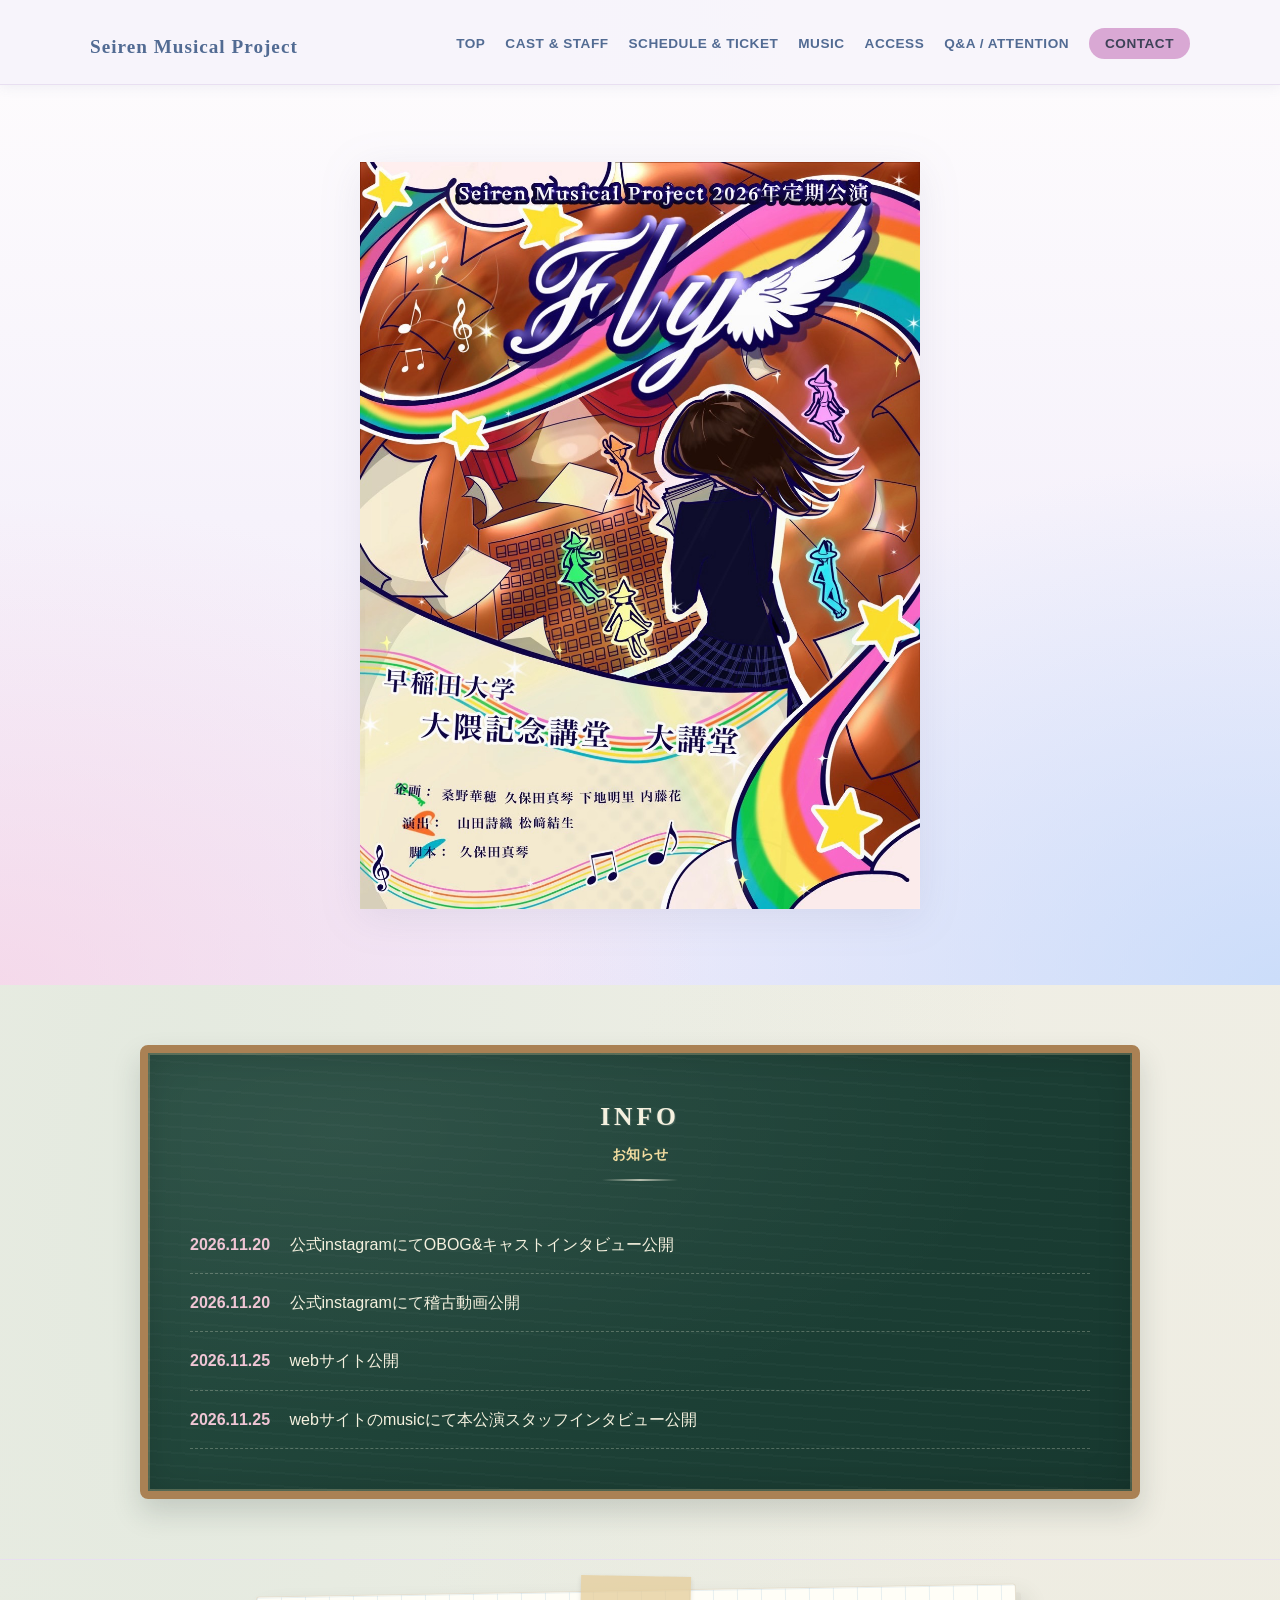
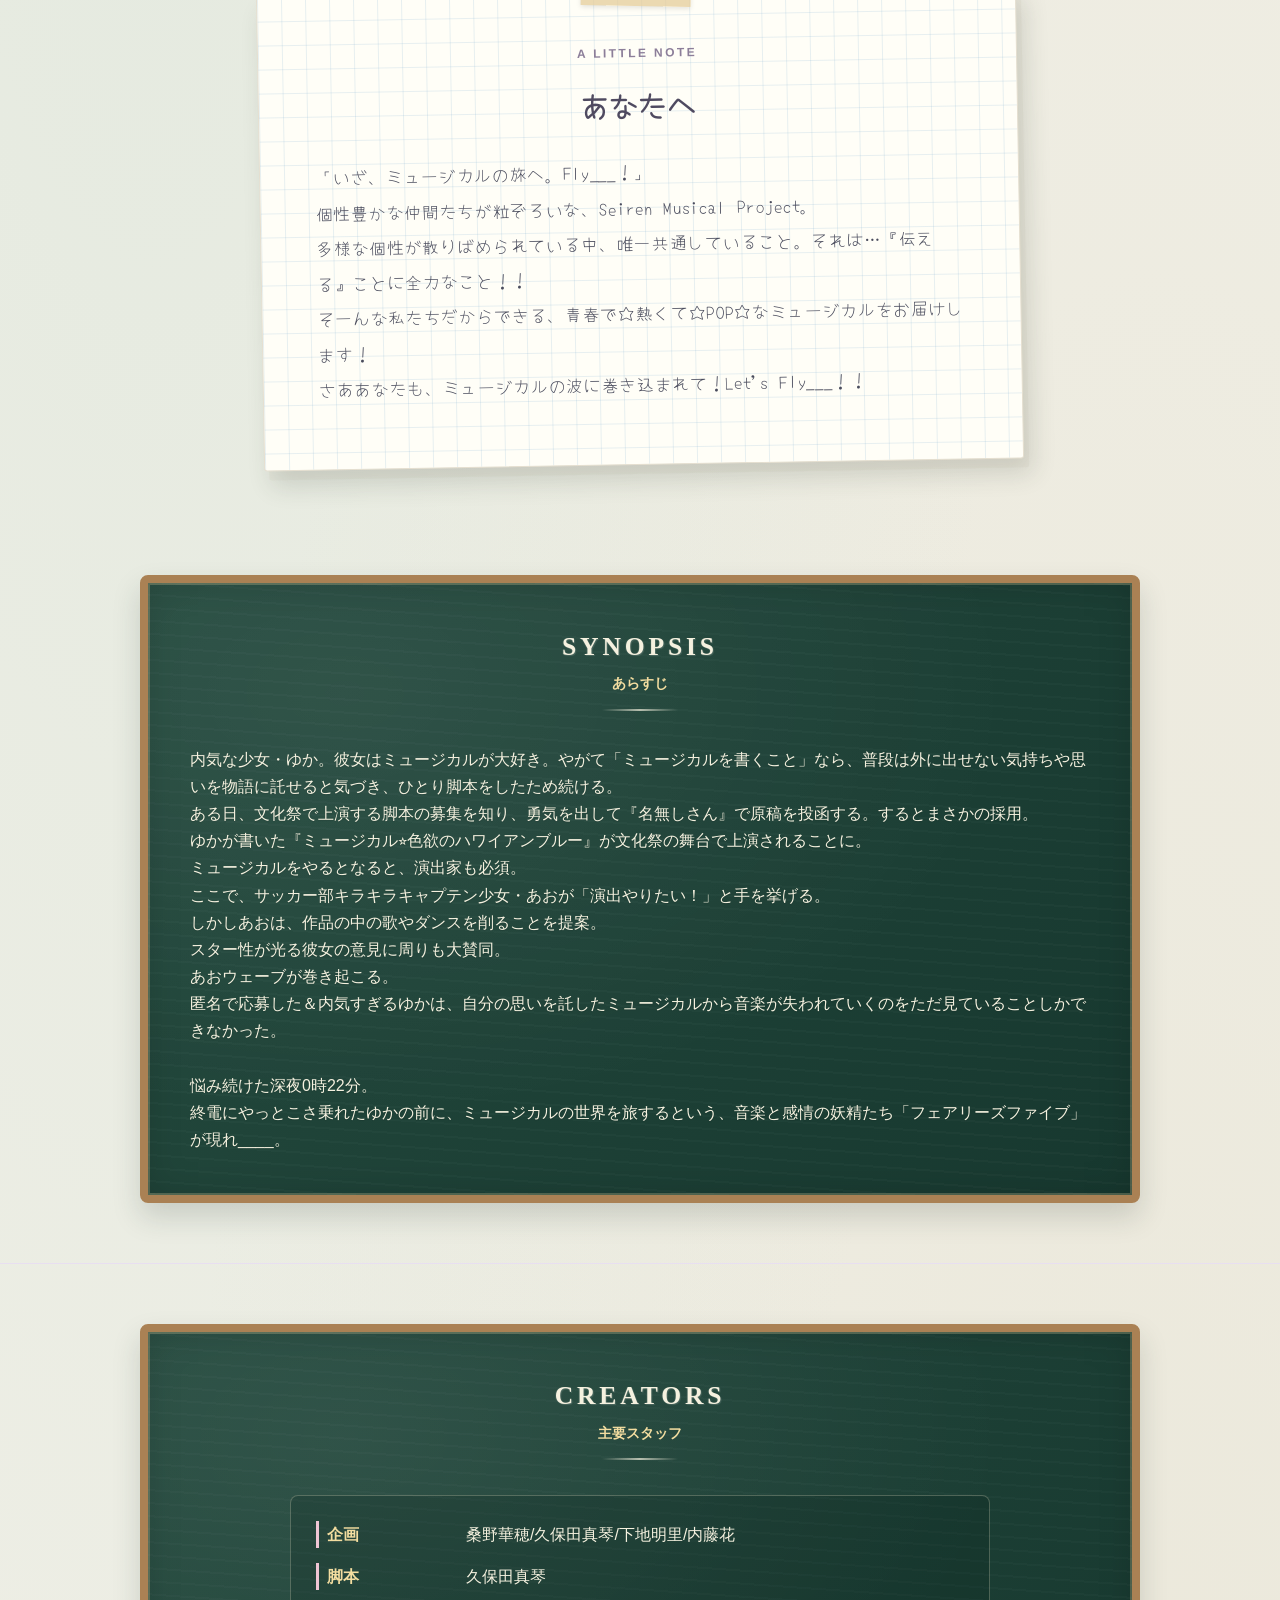
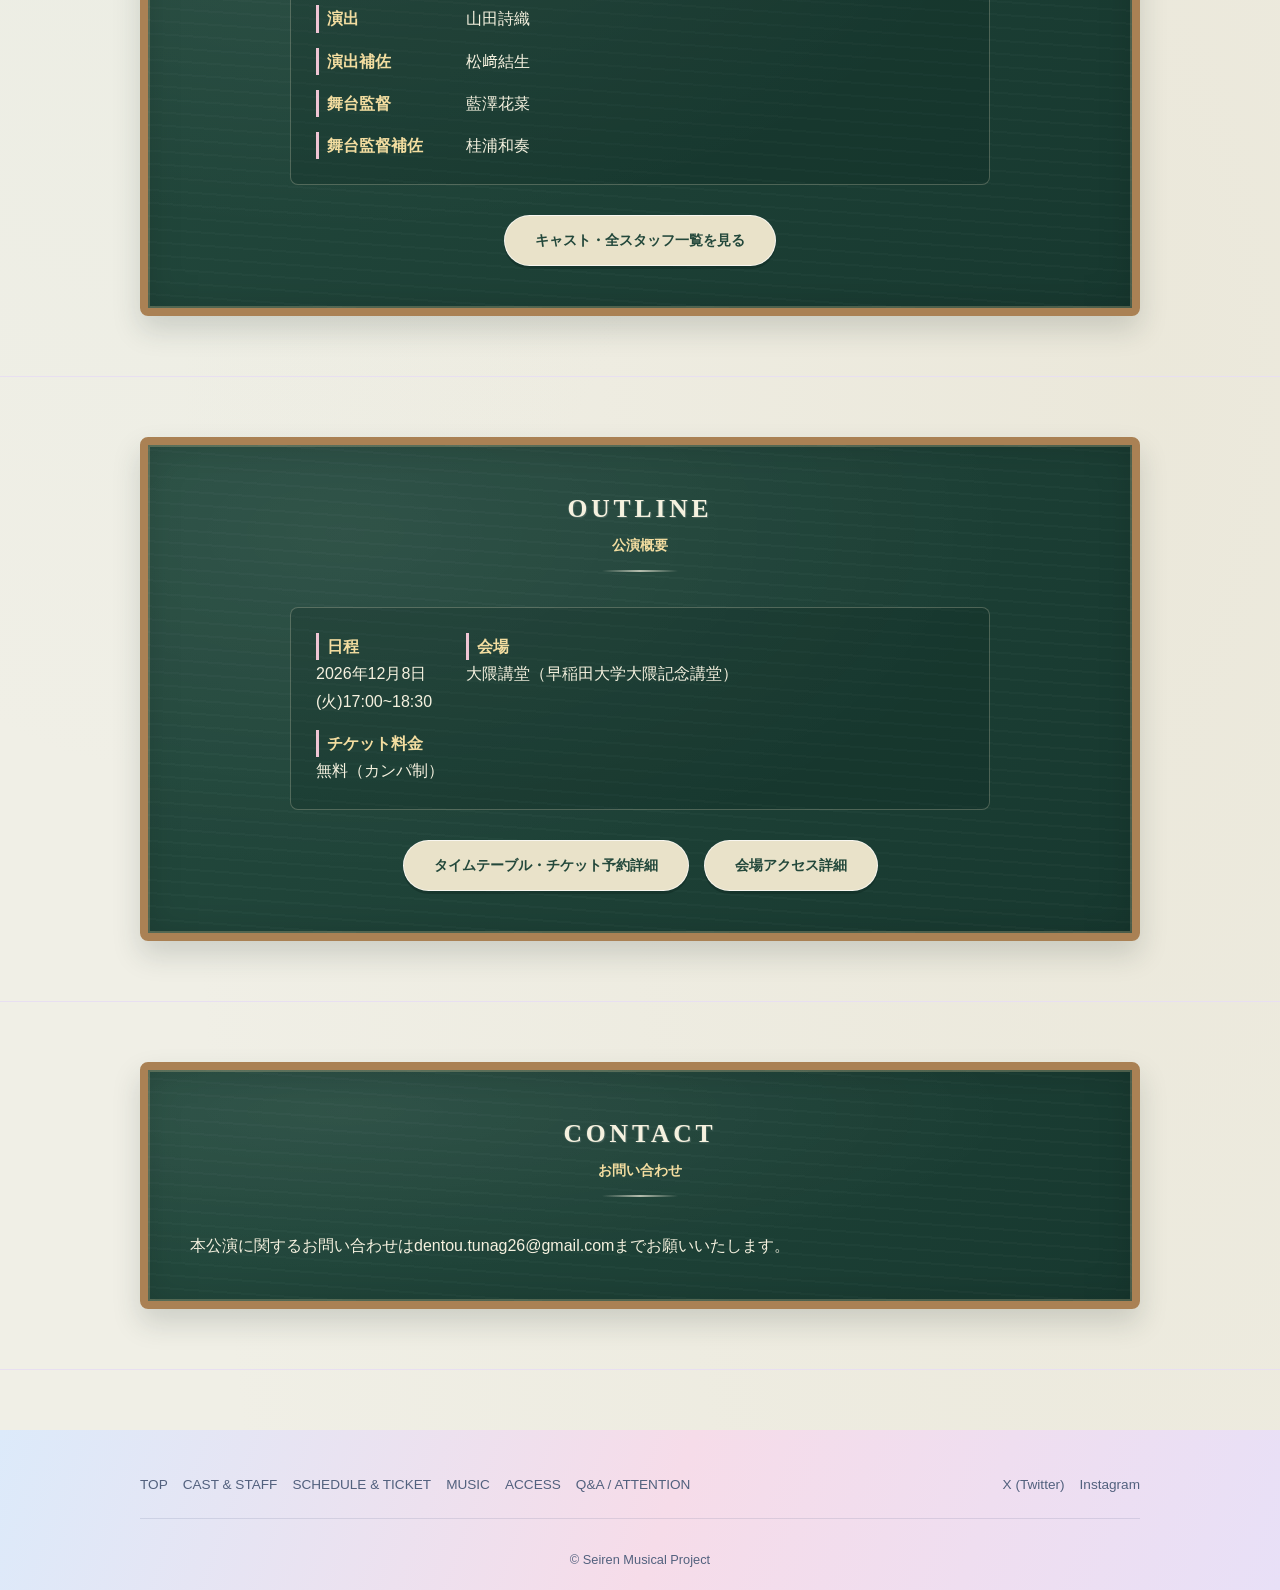
<file: stage/index.html>
<!DOCTYPE html>
<html lang="ja">
<head>
  
<!-- ======================================
     Favicon / Apple Touch Icon
     ====================================== -->
<link rel="icon"
      href="images/favicon.ico"
      sizes="any">

<link rel="icon"
      type="image/png"
      href="images/favicon-icon.png"
      sizes="512x512">

<link rel="apple-touch-icon"
      href="images/apple-touch-icon.png"
      sizes="180x180">


<!-- ======================================
     OGP
     ====================================== -->
<meta property="og:type" content="website">

<meta property="og:site_name"
      content="冬定期公演2026公式サイト">

<meta property="og:title"
      content="冬定期公演2026公式サイト">

<meta property="og:description"
      content="Seiren Musical Project 冬定期公演2026の公式サイト。公演情報、キャスト、楽曲、チケット情報などをご紹介します。">

<meta property="og:url"
      content="https://www.seiren-musical-project.com/stage/index.html">

<meta property="og:image"
      content="https://www.seiren-musical-project.com/stage/images/ogp.png">

<meta property="og:image:width" content="1200">
<meta property="og:image:height" content="630">
<meta property="og:image:type" content="images/ogp.png">

<meta property="og:locale" content="ja_JP">


<!-- ======================================
     X (Twitter) Card
     ====================================== -->
<meta name="twitter:card"
      content="summary_large_image">

<meta name="twitter:title"
      content="冬定期公演2026公式サイト">

<meta name="twitter:description"
      content="Seiren Musical Project 冬定期公演2026の公式サイト。公演情報、キャスト、楽曲、チケット情報などをご紹介します。">

<meta name="twitter:image"
      content="https://www.seiren-musical-project.com/stage/images/ogp.png">

  <link href="https://fonts.googleapis.com/css2?family=Yomogi&display=swap" rel="stylesheet">
  <meta charset="UTF-8">
  <meta name="viewport" content="width=device-width, initial-scale=1.0">
  <title>Seiren Musical Project 最新公演特設サイト</title>
  <link rel="stylesheet" href="style.css?v=20261111-4">
</head>
<body>

  <!-- ヘッダー / グローバルナビゲーション -->
  <header class="header">
  <div class="header-container">

    <!-- PCでのみ表示するサイト名 -->
    <h1 class="site-title">
      <a href="index.html">Seiren Musical Project</a>
    </h1>

    <!-- スマホでのみ表示する☰ボタン -->
    <button class="menu-toggle"
            type="button"
            aria-label="メニューを開く"
            aria-controls="global-nav"
            aria-expanded="false">
      <span></span>
      <span></span>
      <span></span>
    </button>

    <!-- ナビゲーション -->
    <nav class="global-nav" id="global-nav">
      <ul class="nav-list">
        <li><a href="index.html">TOP</a></li>
        <li><a href="cast-staff.html">CAST & STAFF</a></li>
        <li><a href="schedule-ticket.html">SCHEDULE & TICKET</a></li>
        <li><a href="music.html">MUSIC</a></li>
        <li><a href="access.html">ACCESS</a></li>
        <li><a href="qa-attention.html">Q&A / ATTENTION</a></li>
        <li><a href="#contact" class="btn-contact">CONTACT</a></li>
      </ul>
    </nav>

  </div>
</header>

  <main>
    <!-- メインビジュアル -->
    <section class="hero hero-poster-section">
      <div class="hero-poster-frame">
        <img
      src="images/poster.JPG"
      alt="公演メインポスター"
      class="hero-poster"
        >
      </div>
    </section>

    <!-- 最新情報 (INFO) -->
    <section id="info" class="section info-section">
      <div class="container">
        <h2 class="section-title"><span class="en">INFO</span><span class="ja">お知らせ</span></h2>
        <ul class="info-list">
          <li><span class="date">2026.11.20</span> 公式instagramにてOBOG&キャストインタビュー公開</li>
          <li><span class="date">2026.11.20</span> 公式instagramにて稽古動画公開</li>
          <li><span class="date">2026.11.25</span> webサイト公開</li>
          <li><span class="date">2026.11.25</span> webサイトのmusicにて本公演スタッフインタビュー公開</li>
        </ul>
      </div>
    </section>
    <section class="memo-section">
      <div class="container">
        <div class="grid-memo">
          <span class="memo-tape" aria-hidden="true"></span>
          <p class="memo-label">A LITTLE NOTE</p>
          <h2 class="memo-title">
        あなたへ
          </h2>
          <div class="memo-content">
            <p>
          「いざ、ミュージカルの旅へ。Fly___！」</br>個性豊かな仲間たちが粒ぞろいな、Seiren Musical Project。</br>多様な個性が散りばめられている中、唯一共通していること。それは…『伝える』ことに全力なこと！！</br>そーんな私たちだからできる、青春で☆熱くて☆POP☆なミュージカルをお届けします！</br>さああなたも、ミュージカルの波に巻き込まれて！Let's Fly___！！</br>
      </p>
            </p>
          </div>
        </div>
      </div>
    </section>


    <!-- あらすじ (ABOUT) -->
    <section id="synopsis" class="section synopsis-section">
      <div class="container">
        <h2 class="section-title"><span class="en">SYNOPSIS</span><span class="ja">あらすじ</span></h2>
        <p class="synopsis-text">
            内気な少女・ゆか。彼女はミュージカルが大好き。やがて「ミュージカルを書くこと」なら、普段は外に出せない気持ちや思いを物語に託せると気づき、ひとり脚本をしたため続ける。</br>ある日、文化祭で上演する脚本の募集を知り、勇気を出して『名無しさん』で原稿を投函する。するとまさかの採用。</br>
          ゆかが書いた『ミュージカル⭐︎色欲のハワイアンブルー』が文化祭の舞台で上演されることに。</br>ミュージカルをやるとなると、演出家も必須。</br>
          ここで、サッカー部キラキラキャプテン少女・あおが「演出やりたい！」と手を挙げる。</br>しかしあおは、作品の中の歌やダンスを削ることを提案。</br>スター性が光る彼女の意見に周りも大賛同。</br>あおウェーブが巻き起こる。</br>
          匿名で応募した＆内気すぎるゆかは、自分の思いを託したミュージカルから音楽が失われていくのをただ見ていることしかできなかった。</br></br>悩み続けた深夜0時22分。</br>
        終電にやっとこさ乗れたゆかの前に、ミュージカルの世界を旅するという、音楽と感情の妖精たち「フェアリーズファイブ」が現れ____。</br>
        </p>
      </div>
    </section>

    <!-- 主要クリエイター陣 (CREATORS) -->
    <section id="creators" class="section creators-section">
      <div class="container">
        <h2 class="section-title"><span class="en">CREATORS</span><span class="ja">主要スタッフ</span></h2>
        <dl class="creator-list">
          <dt>企画</dt><dd>桑野華穂/久保田真琴/下地明里/内藤花</dd>
          <dt>脚本</dt><dd>久保田真琴</dd>
          <dt>演出</dt><dd>山田詩織</dd>
          <dt>演出補佐</dt><dd>松﨑結生</dd>
          <dt>舞台監督</dt><dd>藍澤花菜</dd>
          <dt>舞台監督補佐</dt><dd>桂浦和奏</dd>
        </dl>
        <div class="btn-area">
          <a href="cast-staff.html" class="link-btn">キャスト・全スタッフ一覧を見る</a>
        </div>
      </div>
    </section>

    
   <!-- 公演概要・日時・場所 (OUTLINE) -->
    <section id="outline" class="section outline-section">
      <div class="container">
        <h2 class="section-title"><span class="en">OUTLINE</span><span class="ja">公演概要</span></h2>
        <dl class="outline-list">
          <div>
            <dt>日程</dt>
            <dd>2026年12月8日(火)17:00~18:30</dd>
          </div>
          <div>
            <dt>会場</dt>
            <dd>大隈講堂（早稲田大学大隈記念講堂）</dd>
          </div>
          <div>
            <dt>チケット料金</dt>
            <dd>無料（カンパ制）</dd>
          </div>
        </dl>
        <div class="btn-area-group">
          <a href="schedule-ticket.html" class="link-btn primary">タイムテーブル・チケット予約詳細</a>
          <a href="access.html" class="link-btn">会場アクセス詳細</a>
        </div>
      </div>
    </section>

    <!-- お問い合わせ (CONTACT) -->
    <section id="contact" class="section contact-section">
      <div class="container">
        <h2 class="section-title"><span class="en">CONTACT</span><span class="ja">お問い合わせ</span></h2>
        <p>本公演に関するお問い合わせはdentou.tunag26@gmail.comまでお願いいたします。</p>
      </div>
    </section>
  </main>

  <!-- フッター -->
  <footer class="footer">
    <div class="container">
      <div class="footer-nav">
        <ul>
          <li><a href="index.html">TOP</a></li>
          <li><a href="cast-staff.html">CAST & STAFF</a></li>
          <li><a href="schedule-ticket.html">SCHEDULE & TICKET</a></li>
          <li><a href="music.html">MUSIC</a></li>
          <li><a href="access.html">ACCESS</a></li>
          <li><a href="qa-attention.html">Q&A / ATTENTION</a></li>
        </ul>
        <ul class="sns-list">
          <li><a href="https://twitter.com/seirenmusical" target="_blank" rel="noopener">X (Twitter)</a></li>
          <li><a href="https://www.instagram.com/fly_to_musical2026?srtk=NjV5M290YTI3cDll" target="_blank" rel="noopener">Instagram</a></li>
        </ul>
      </div>
      <p class="copyright">&copy; Seiren Musical Project</p>
    </div>
  </footer>
<script src="js/main.js" defer></script>
</body>
</html>
</file>
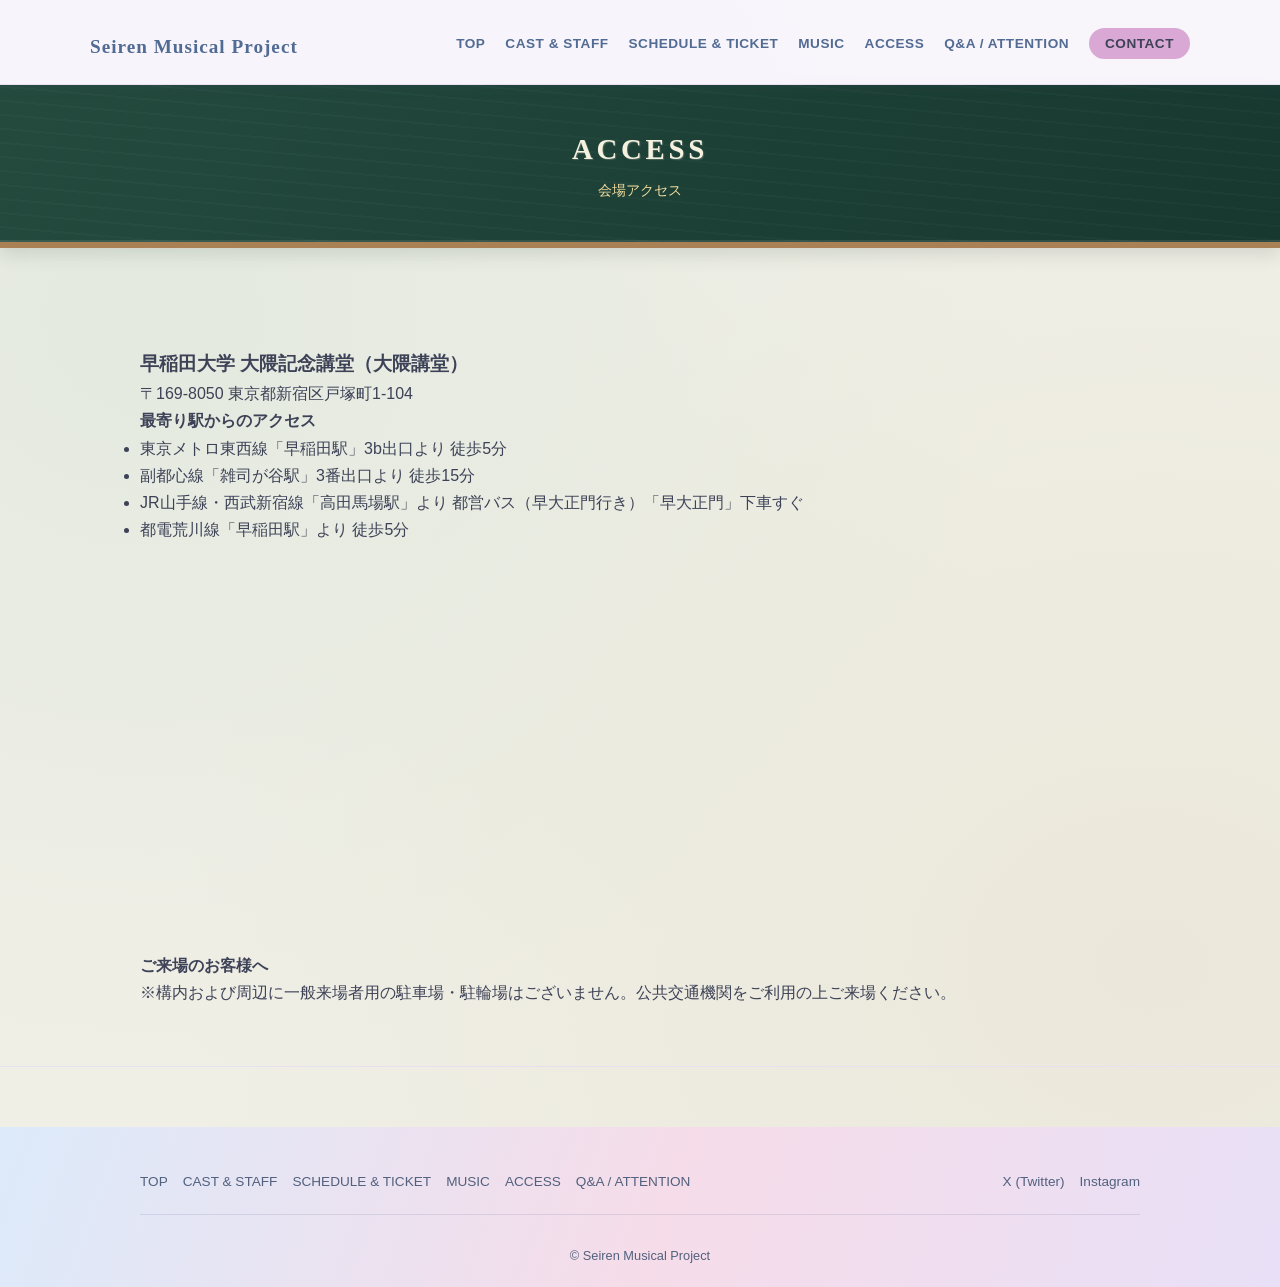
<file: stage/access.html>
<!DOCTYPE html>
<html lang="ja">
<head>
  
<!-- ======================================
     Favicon / Apple Touch Icon
     ====================================== -->
<link rel="icon"
      href="images/favicon.ico"
      sizes="any">

<link rel="icon"
      type="image/png"
      href="images/favicon-icon.png"
      sizes="512x512">

<link rel="apple-touch-icon"
      href="images/apple-touch-icon.png"
      sizes="180x180">


<!-- ======================================
     OGP
     ====================================== -->
<meta property="og:type" content="website">

<meta property="og:site_name"
      content="冬定期公演2026公式サイト">

<meta property="og:title"
      content="冬定期公演2026公式サイト">

<meta property="og:description"
      content="Seiren Musical Project 冬定期公演2026の公式サイト。公演情報、キャスト、楽曲、チケット情報などをご紹介します。">

<meta property="og:url"
      content="https://www.seiren-musical-project.com/stage/index.html">

<meta property="og:image"
      content="https://www.seiren-musical-project.com/stage/images/ogp.png">

<meta property="og:image:width" content="1200">
<meta property="og:image:height" content="630">
<meta property="og:image:type" content="image/png">

<meta property="og:locale" content="ja_JP">


<!-- ======================================
     X (Twitter) Card
     ====================================== -->
<meta name="twitter:card"
      content="summary_large_image">

<meta name="twitter:title"
      content="冬定期公演2026公式サイト">

<meta name="twitter:description"
      content="Seiren Musical Project 冬定期公演2026の公式サイト。公演情報、キャスト、楽曲、チケット情報などをご紹介します。">

<meta name="twitter:image"
      content="https://www.seiren-musical-project.com/stage/images/ogp.png">

  <meta charset="UTF-8">
  <meta name="viewport" content="width=device-width, initial-scale=1.0">
  <title>ACCESS | Seiren Musical Project</title>
  <link rel="stylesheet" href="style.css">
</head>
<body>

  <header class="header">
  <div class="header-container">

    <!-- PCでのみ表示するサイト名 -->
    <h1 class="site-title">
      <a href="index.html">Seiren Musical Project</a>
    </h1>

    <!-- スマホでのみ表示する☰ボタン -->
    <button class="menu-toggle"
            type="button"
            aria-label="メニューを開く"
            aria-controls="global-nav"
            aria-expanded="false">
      <span></span>
      <span></span>
      <span></span>
    </button>

    <!-- ナビゲーション -->
    <nav class="global-nav" id="global-nav">
      <ul class="nav-list">
        <li><a href="index.html">TOP</a></li>
        <li><a href="cast-staff.html">CAST & STAFF</a></li>
        <li><a href="schedule-ticket.html">SCHEDULE & TICKET</a></li>
        <li><a href="music.html">MUSIC</a></li>
        <li><a href="access.html">ACCESS</a></li>
        <li><a href="qa-attention.html">Q&A / ATTENTION</a></li>
        <li><a href="#contact" class="btn-contact">CONTACT</a></li>
      </ul>
    </nav>

  </div>
</header>
  <main>
    <div class="page-header">
      <div class="container">
        <h2><span class="en">ACCESS</span><span class="ja">会場アクセス</span></h2>
      </div>
    </div>

    <section class="section access-section">
      <div class="container">
        <div class="venue-info">
          <h3>早稲田大学 大隈記念講堂（大隈講堂）</h3>
          <p class="address">〒169-8050 東京都新宿区戸塚町1-104</p>
          
          <div class="route-info">
            <h4>最寄り駅からのアクセス</h4>
            <ul>
              <li>東京メトロ東西線「早稲田駅」3b出口より 徒歩5分</li>
              <li>副都心線「雑司が谷駅」3番出口より 徒歩15分</li>
              <li>JR山手線・西武新宿線「高田馬場駅」より 都営バス（早大正門行き）「早大正門」下車すぐ</li>
              <li>都電荒川線「早稲田駅」より 徒歩5分</li>
            </ul>
          </div>
        </div>

        <!-- Google Map (大隈講堂) -->
        <div class="map-container">
          <iframe 
            src="https://www.google.com/maps/embed?pb=!1m18!1m12!1m3!1d3239.980838127393!2d139.7176163!3d35.7093636!2m3!1f0!2f0!3f0!3m2!1i1024!2i768!4f13.1!3m3!1m2!1s0x60188d184eb48625%3A0xb36b56658dfa7ad7!2z5aSn6ZqI6KiY6Ytf6KybIChXYXNlZGEgVW5pdmVyc2l0eSBPa3VtYSBBdWRpdG9yaXVtKQ!5e0!3m2!1sja!2sjp!4v1700000000000" 
            width="100%" 
            height="400" 
            style="border:0;" 
            allowfullscreen="" 
            loading="lazy" 
            referrerpolicy="no-referrer-when-downgrade">
          </iframe>
        </div>

        <div class="access-notes">
          <h4>ご来場のお客様へ</h4>
          <p>※構内および周辺に一般来場者用の駐車場・駐輪場はございません。公共交通機関をご利用の上ご来場ください。</p>
        </div>
      </div>
    </section>
  </main>

  <footer class="footer">
    <div class="container">
      <div class="footer-nav">
        <ul>
          <li><a href="index.html">TOP</a></li>
          <li><a href="cast-staff.html">CAST & STAFF</a></li>
          <li><a href="schedule-ticket.html">SCHEDULE & TICKET</a></li>
          <li><a href="music.html">MUSIC</a></li>
          <li><a href="access.html">ACCESS</a></li>
          <li><a href="qa-attention.html">Q&A / ATTENTION</a></li>
        </ul>
        <ul class="sns-list">
          <li><a href="https://twitter.com/seirenmusical" target="_blank" rel="noopener">X (Twitter)</a></li>
          <li><a href="https://www.instagram.com/fly_to_musical2026?srtk=NjV5M290YTI3cDll" target="_blank" rel="noopener">Instagram</a></li>
        </ul>
      </div>
      <p class="copyright">&copy; Seiren Musical Project</p>
    </div>
  </footer>
<script src="js/main.js" defer></script>
</body>
</html>
</file>
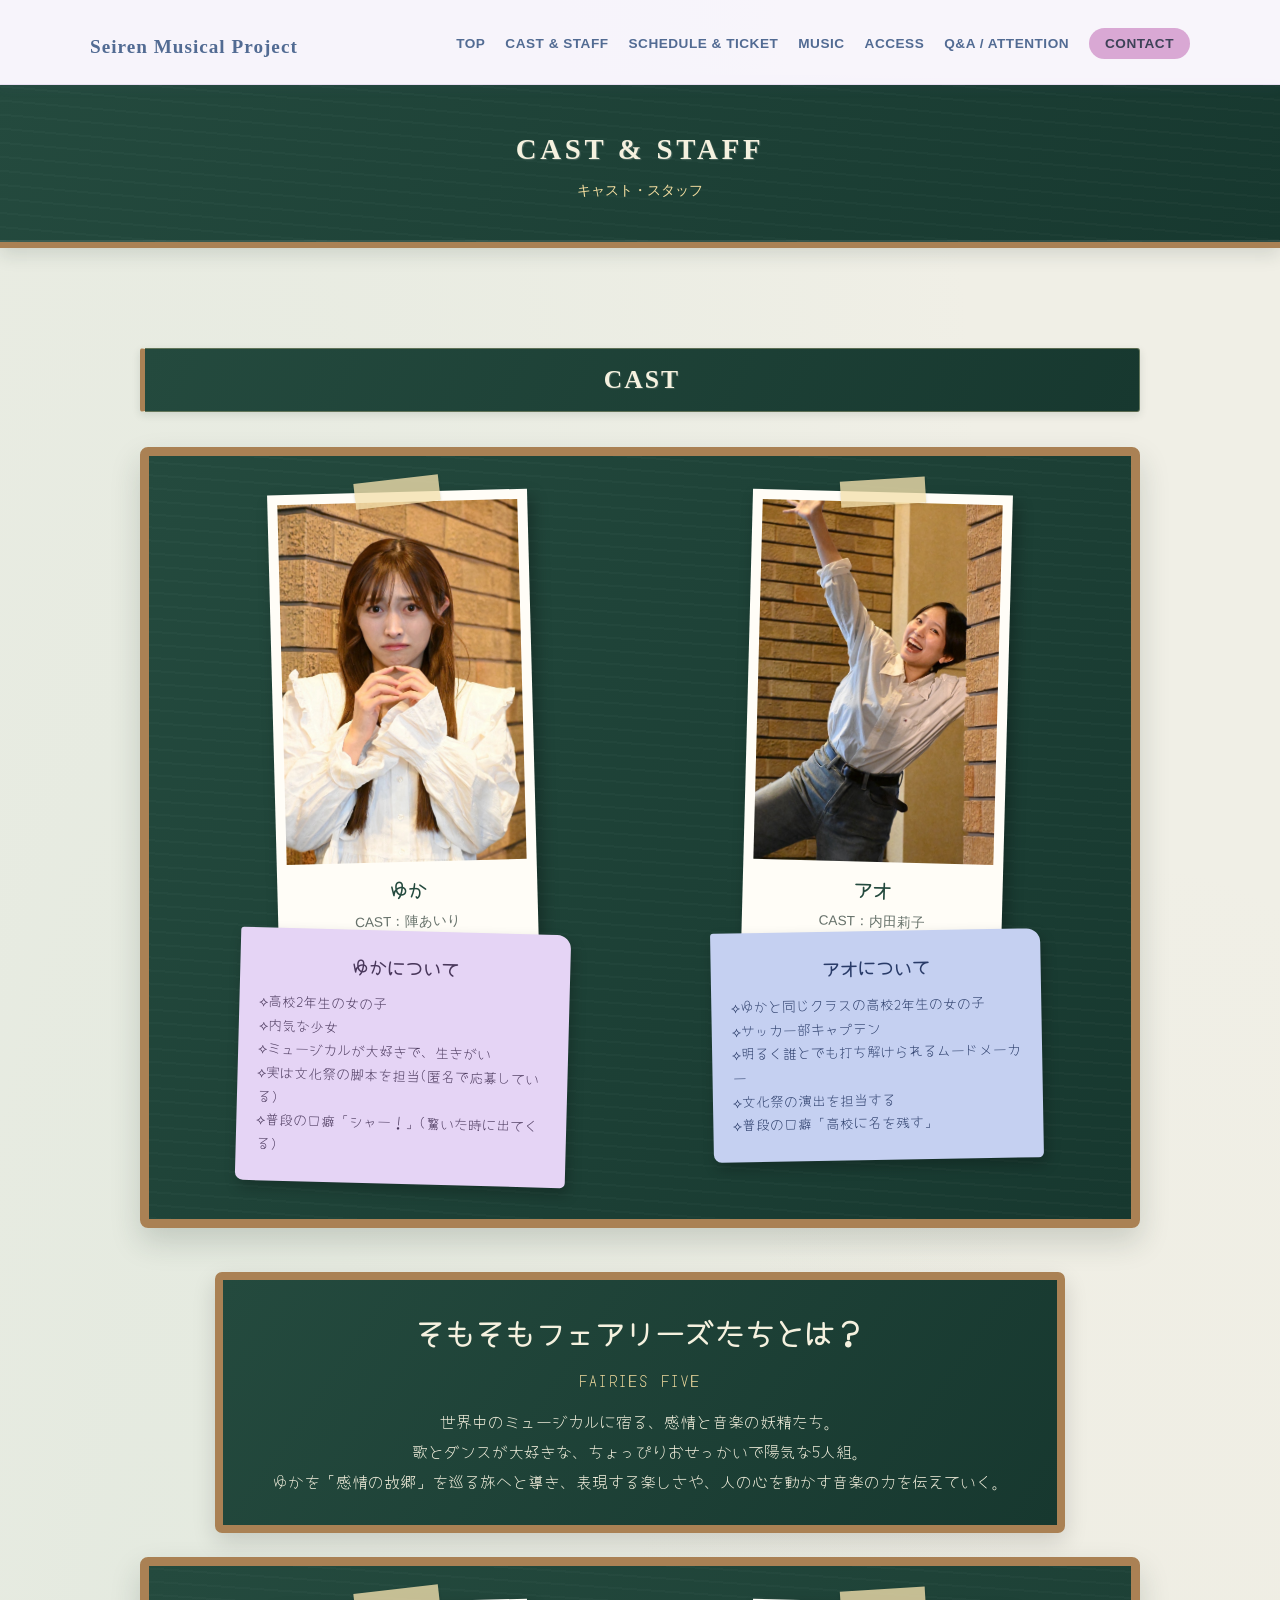
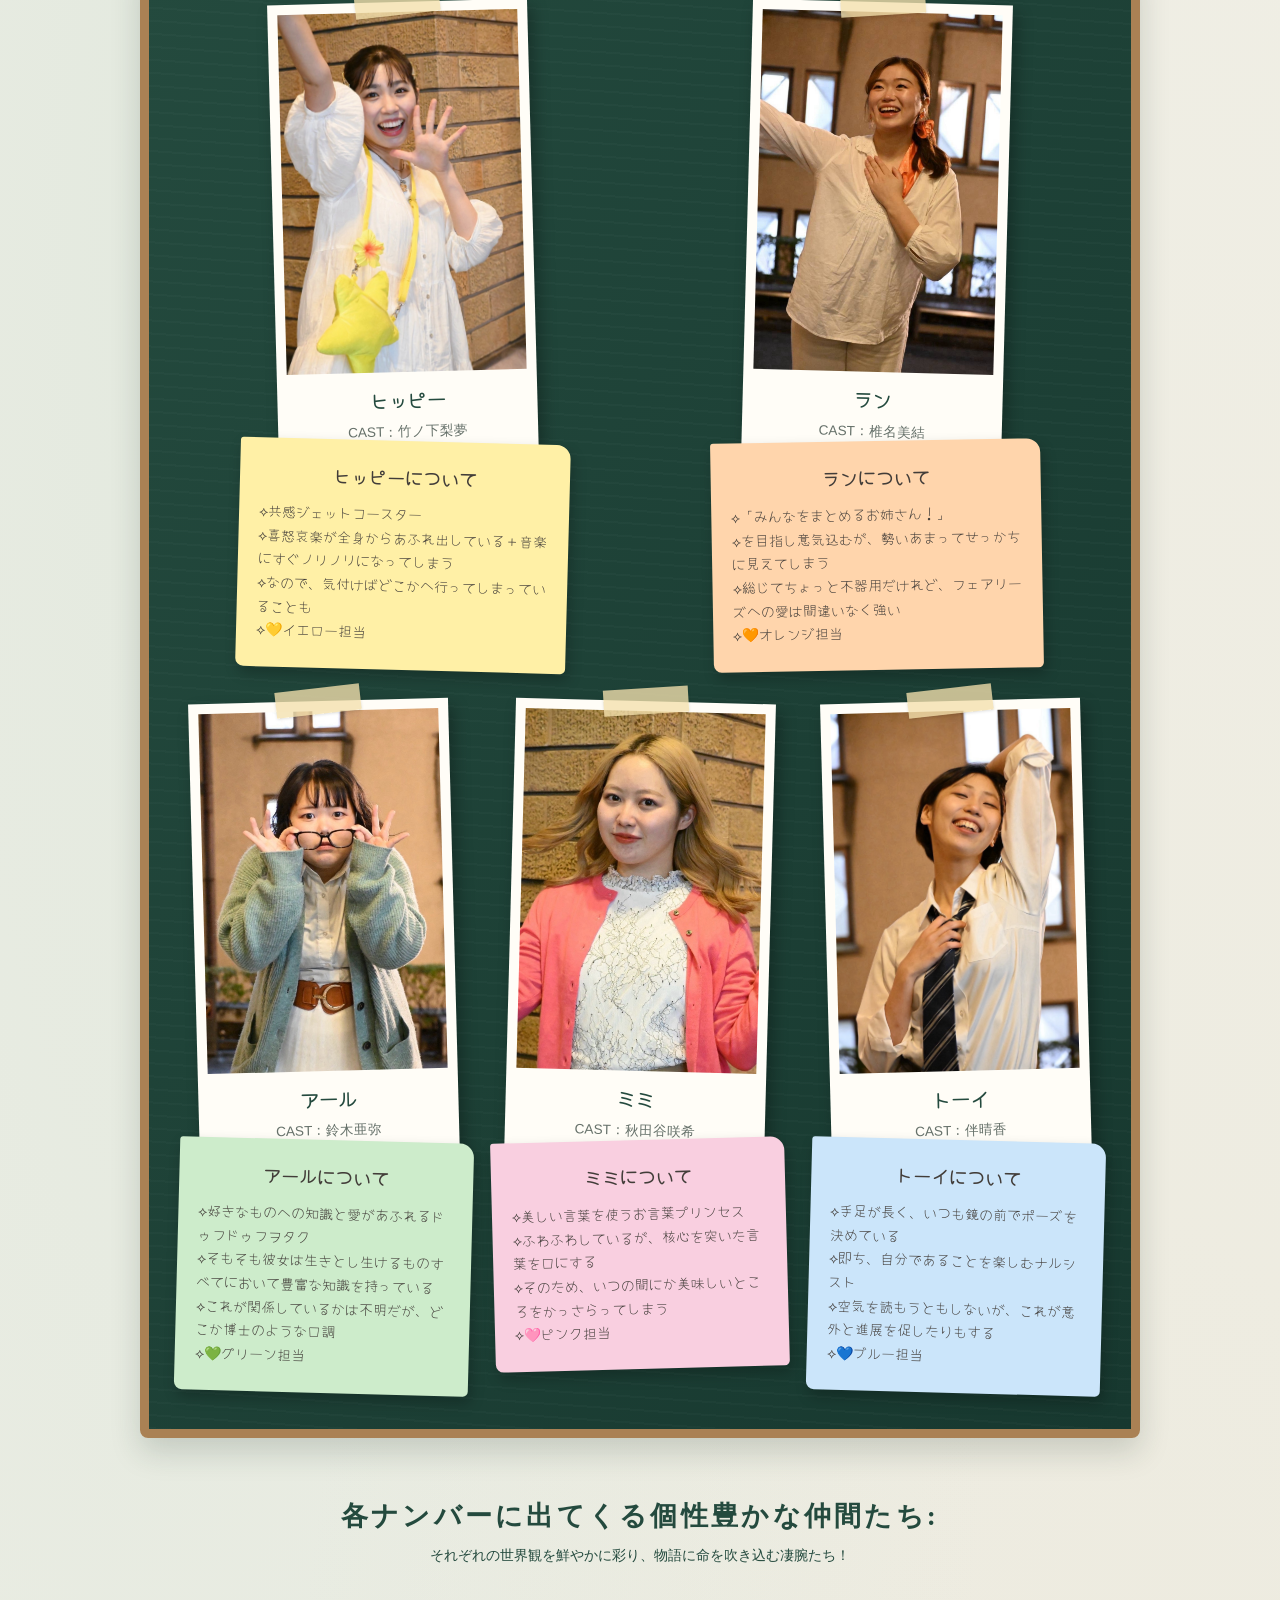
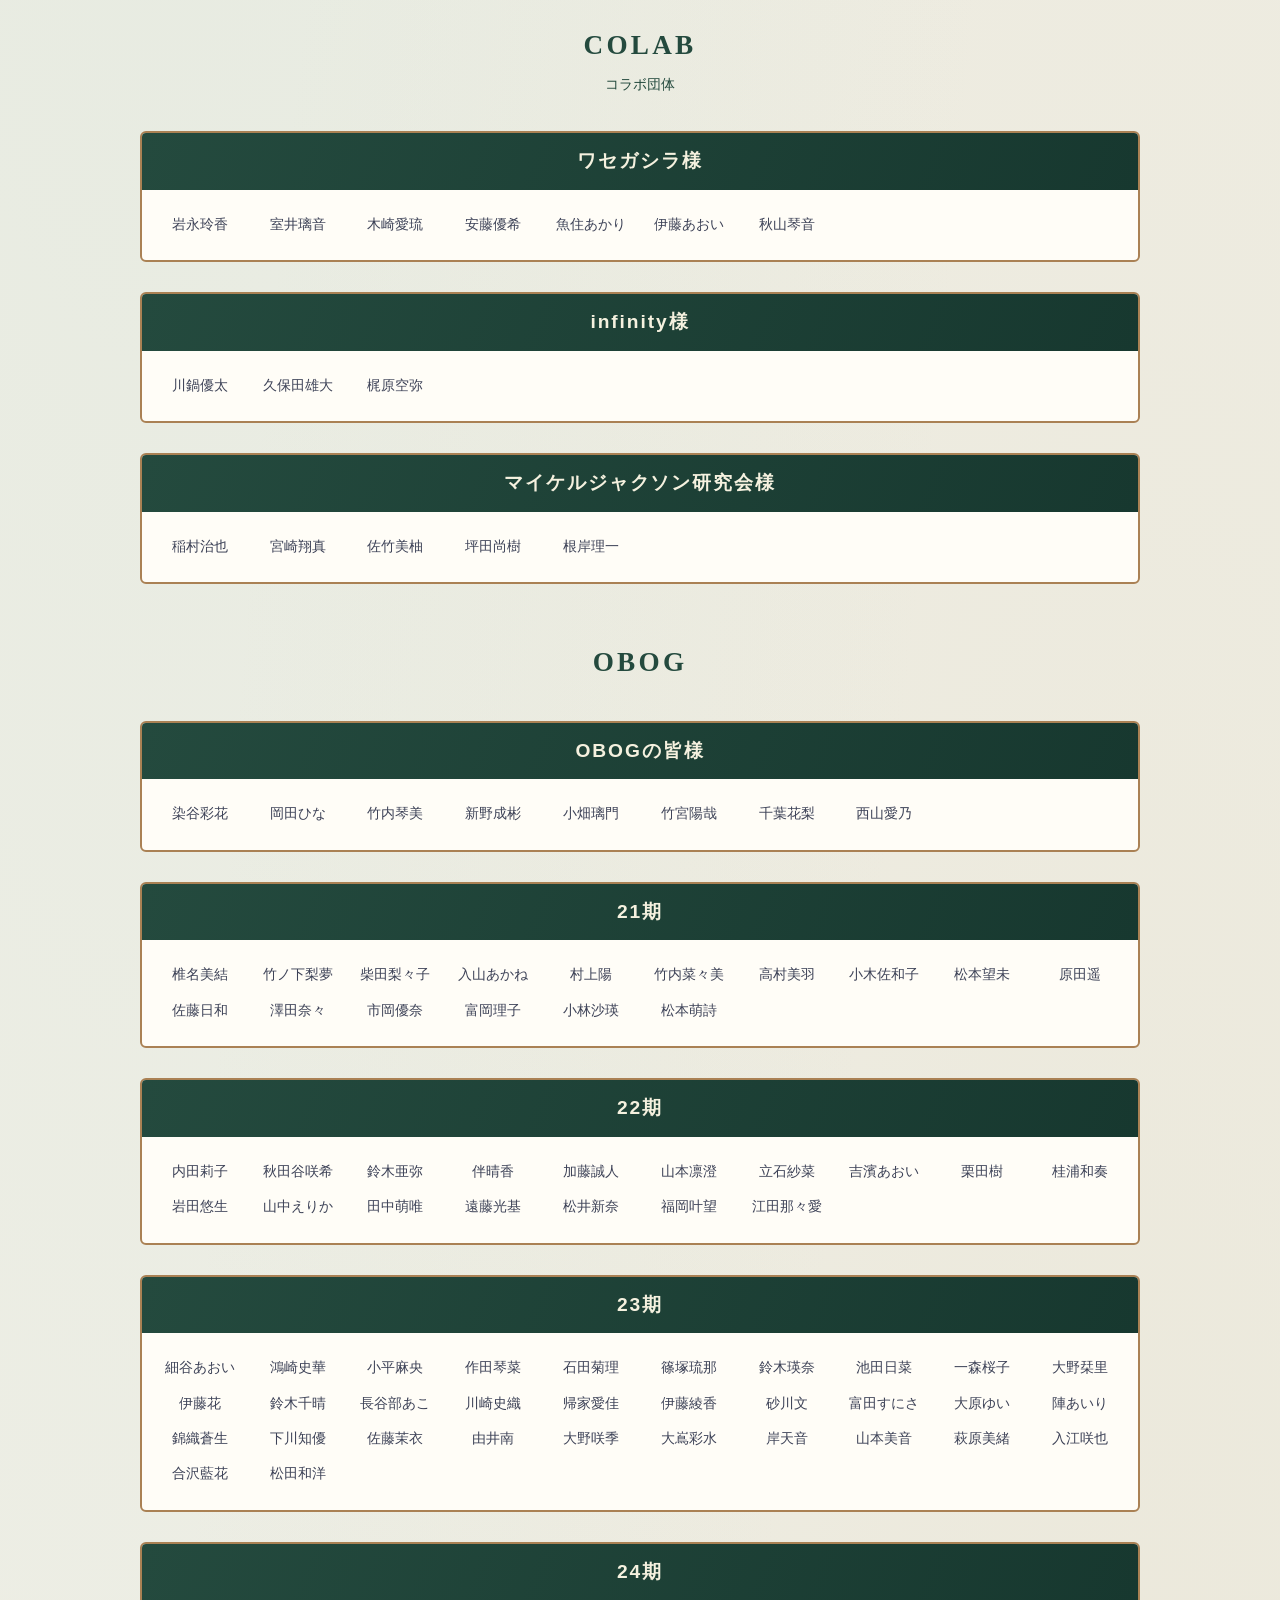
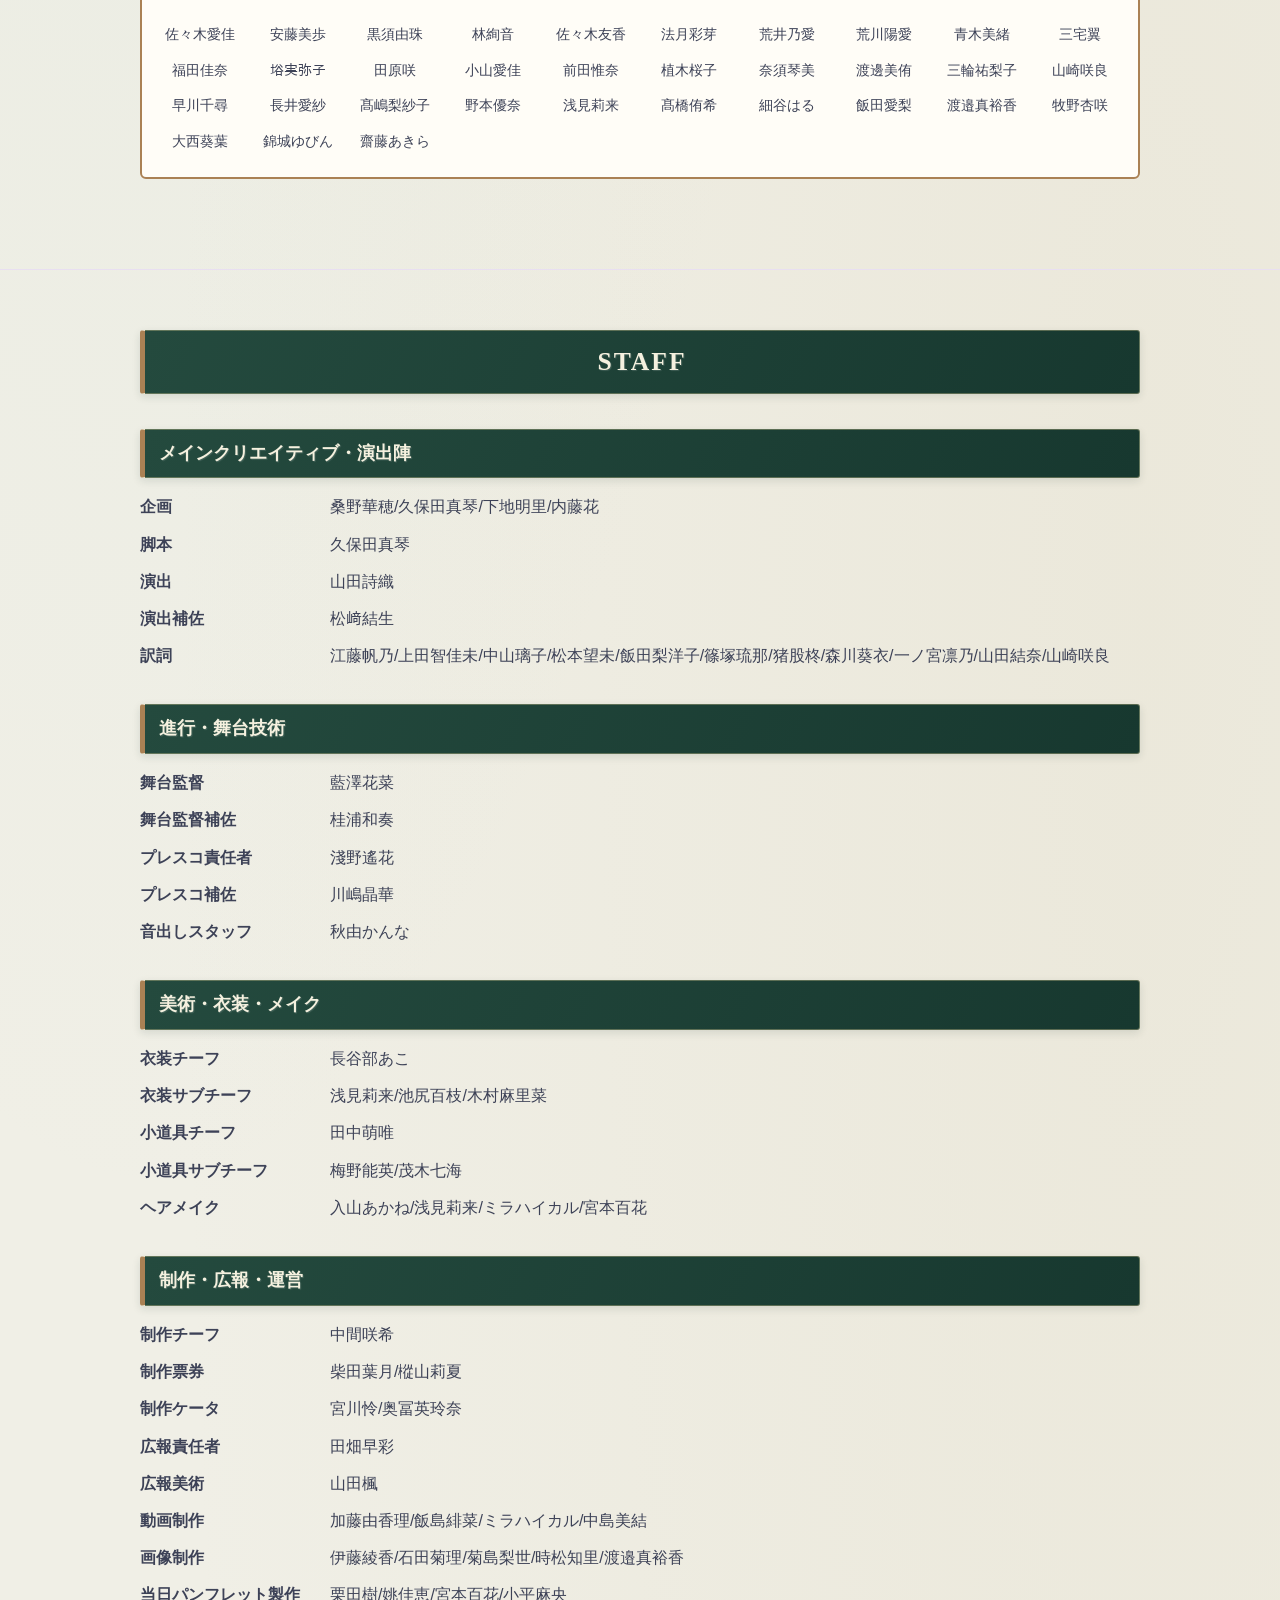
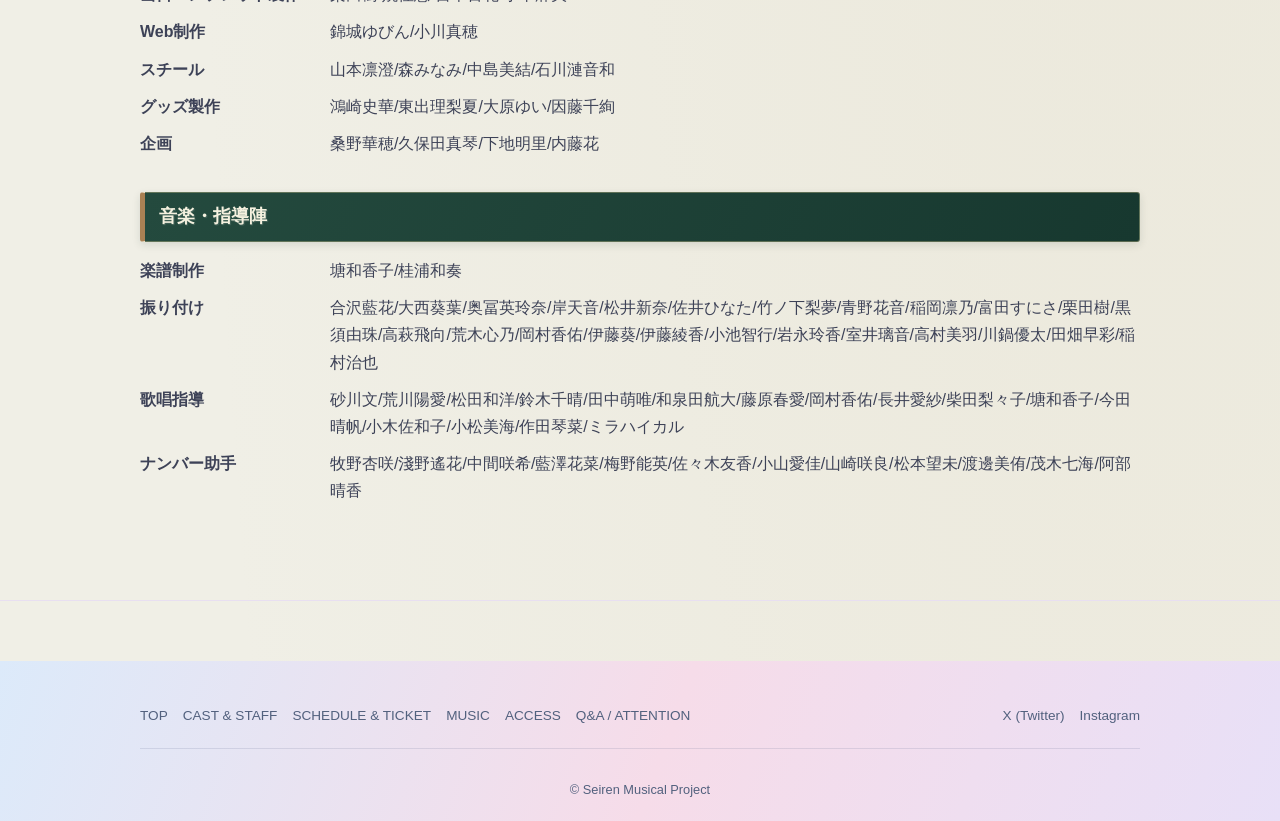
<file: stage/cast-staff.html>
<!DOCTYPE html>

<html lang="ja">
<head>

<!-- ======================================
     Favicon / Apple Touch Icon
     ====================================== -->
<link rel="icon"
      href="images/favicon.ico"
      sizes="any">

<link rel="icon"
      type="image/png"
      href="images/favicon-icon.png"
      sizes="512x512">

<link rel="apple-touch-icon"
      href="images/apple-touch-icon.png"
      sizes="180x180">


<!-- ======================================
     OGP
     ====================================== -->
<meta property="og:type" content="website">

<meta property="og:site_name"
      content="冬定期公演2026公式サイト">

<meta property="og:title"
      content="冬定期公演2026公式サイト">

<meta property="og:description"
      content="Seiren Musical Project 冬定期公演2026の公式サイト。公演情報、キャスト、楽曲、チケット情報などをご紹介します。">

<meta property="og:url"
      content="https://www.seiren-musical-project.com/stage/index.html">

<meta property="og:image"
      content="https://www.seiren-musical-project.com/stage/images/ogp.png">

<meta property="og:image:width" content="1200">
<meta property="og:image:height" content="630">
<meta property="og:image:type" content="image/png">

<meta property="og:locale" content="ja_JP">


<!-- ======================================
     X (Twitter) Card
     ====================================== -->
<meta name="twitter:card"
      content="summary_large_image">

<meta name="twitter:title"
      content="冬定期公演2026公式サイト">

<meta name="twitter:description"
      content="Seiren Musical Project 冬定期公演2026の公式サイト。公演情報、キャスト、楽曲、チケット情報などをご紹介します。">

<meta name="twitter:image"
      content="https://www.seiren-musical-project.com/stage/images/ogp.png">

<meta charset="utf-8"/>
<meta content="width=device-width, initial-scale=1.0" name="viewport"/>
<title>CAST &amp; STAFF | Seiren Musical Project</title>
<link href="style.css" rel="stylesheet"/>
<link href="https://fonts.googleapis.com" rel="preconnect"/><link crossorigin="anonymous" href="https://fonts.gstatic.com" rel="preconnect"/><link href="https://fonts.googleapis.com/css2?family=Yomogi&amp;display=swap" rel="stylesheet"/></head>
<body>
<!-- ヘッダー / グローバルナビゲーション -->
<header class="header">
<div class="header-container">
<!-- PCでのみ表示するサイト名 -->
<h1 class="site-title">
<a href="index.html">Seiren Musical Project</a>
</h1>
<!-- スマホでのみ表示する☰ボタン -->
<button aria-controls="global-nav" aria-expanded="false" aria-label="メニューを開く" class="menu-toggle" type="button">
<span></span>
<span></span>
<span></span>
</button>
<!-- ナビゲーション -->
<nav class="global-nav" id="global-nav">
<ul class="nav-list">
<li><a href="index.html">TOP</a></li>
<li><a href="cast-staff.html">CAST &amp; STAFF</a></li>
<li><a href="schedule-ticket.html">SCHEDULE &amp; TICKET</a></li>
<li><a href="music.html">MUSIC</a></li>
<li><a href="access.html">ACCESS</a></li>
<li><a href="qa-attention.html">Q&amp;A / ATTENTION</a></li>
<li><a class="btn-contact" href="#contact">CONTACT</a></li>
</ul>
</nav>
</div>
</header>
<main>
<div class="page-header">
<div class="container">
<h2><span class="en">CAST &amp; STAFF</span><span class="ja">キャスト・スタッフ</span></h2>
</div>
</div>
<!-- キャスト一覧 -->
<section class="section cast-section">
<div class="container">
<h3 class="subsection-title">CAST</h3>
<!-- キャラクター紹介 -->
<div class="character-board duo-board">
<!-- キャラクター A -->
<article class="character-profile">
<div class="character-photo">
<span class="photo-tape"></span>
<img alt="ゆかのキャラクター写真" src="images/cast01.jpg"/>
<div class="character-photo-caption">
<h4>ゆか</h4>
<p>CAST：陣あいり</p>
</div>
</div>
<div class="character-note">
<h4>ゆかについて</h4>
<p>
          ⟡高校2年生の女の子<br/>
          ⟡内気な少女<br/>
          ⟡ミュージカルが大好きで、生きがい<br/>
          ⟡実は文化祭の脚本を担当(匿名で応募している)<br/>
          ⟡普段の口癖「シャー！」(驚いた時に出てくる)
        </p>
</div>
</article>
<!-- キャラクター B -->
<article class="character-profile">
<div class="character-photo">
<span class="photo-tape"></span>
<img alt="アオのキャラクター写真" src="images/cast02.jpg"/>
<div class="character-photo-caption">
<h4>アオ</h4>
<p>CAST：内田莉子</p>
</div>
</div>
<div class="character-note">
<h4>アオについて</h4>
<p>
          ⟡ゆかと同じクラスの高校2年生の女の子<br/>
          ⟡サッカー部キャプテン<br/>
          ⟡明るく誰とでも打ち解けられるムードメーカー<br/>
          ⟡文化祭の演出を担当する<br/>
          ︎︎⟡普段の口癖「高校に名を残す」
        </p>
</div>
</article>
</div>
<!-- フェアリーズファイブ：グループ紹介 -->
<div class="fairies-intro fairies-board-heading">
<h3>そもそもフェアリーズたちとは？</h3>
<p class="fairies-subtitle">FAIRIES FIVE</p>
<p class="fairies-description">世界中のミュージカルに宿る、感情と音楽の妖精たち。<br/>歌とダンスが大好きな、ちょっぴりおせっかいで陽気な5人組。<br/>ゆかを「感情の故郷」を巡る旅へと導き、表現する楽しさや、人の心を動かす音楽の力を伝えていく。<br/>
</p>
</div>
<div class="character-board fairies-board">
<!-- キャラクター A -->
<article class="character-profile">
<div class="character-photo">
<span class="photo-tape"></span>
<img alt="ヒッピーのキャラクター写真" src="images/cast03.jpg"/>
<div class="character-photo-caption">
<h4>ヒッピー</h4>
<p>CAST：竹ノ下梨夢</p>
</div>
</div>
<div class="character-note">
<h4>ヒッピーについて</h4>
<p>
          ⟡共感ジェットコースター<br/>
          ⟡喜怒哀楽が全身からあふれ出している＋音楽にすぐノリノリになってしまう<br/>
          ︎︎⟡なので、気付けばどこかへ行ってしまっていることも<br/>
          ︎︎⟡💛イエロー担当
        </p>
</div>
</article>
<!-- キャラクター B -->
<article class="character-profile">
<div class="character-photo">
<span class="photo-tape"></span>
<img alt="ランのキャラクター写真" src="images/cast04.jpg"/>
<div class="character-photo-caption">
<h4>ラン</h4>
<p>CAST：椎名美結</p>
</div>
</div>
<div class="character-note">
<h4>ランについて</h4>
<p>
          ︎︎⟡「みんなをまとめるお姉さん！」<br/>
          ⟡を目指し意気込むが、勢いあまってせっかちに見えてしまう<br/>
          ⟡総じてちょっと不器用だけれど、フェアリーズへの愛は間違いなく強い<br/>
          ︎︎⟡🧡オレンジ担当
        </p>
</div>
</article>
<!-- キャラクター B -->
<article class="character-profile">
<div class="character-photo">
<span class="photo-tape"></span>
<img alt="アールのキャラクター写真" src="images/cast05.jpg"/>
<div class="character-photo-caption">
<h4>アール</h4>
<p>CAST：鈴木亜弥</p>
</div>
</div>
<div class="character-note">
<h4>アールについて</h4>
<p>
          ⟡好きなものへの知識と愛があふれるドゥフドゥフヲタク<br/>
          ⟡そもそも彼女は生きとし生けるものすべてにおいて豊富な知識を持っている<br/>
          ︎︎⟡これが関係しているかは不明だが、どこか博士のような口調<br/>
          ︎︎⟡💚グリーン担当
        </p>
</div>
</article>
<!-- キャラクター B -->
<article class="character-profile">
<div class="character-photo">
<span class="photo-tape"></span>
<img alt="ミミのキャラクター写真" src="images/cast06.jpg"/>
<div class="character-photo-caption">
<h4>ミミ</h4>
<p>CAST：秋田谷咲希</p>
</div>
</div>
<div class="character-note">
<h4>ミミについて</h4>
<p>
          ⟡美しい言葉を使うお言葉プリンセス<br/>
          ⟡ふわふわしているが、核心を突いた言葉を口にする<br/>
          ︎︎⟡そのため、いつの間にか美味しいところをかっさらってしまう<br/>
          ︎︎⟡🩷ピンク担当
        </p>
</div>
</article>
<!-- キャラクター B -->

<!-- キャラクター B -->
<article class="character-profile">
<div class="character-photo">
<span class="photo-tape"></span>
<img alt="トーイのキャラクター写真" src="images/cast07.jpg"/>
<div class="character-photo-caption">
<h4>トーイ</h4>
<p>CAST：伴晴香</p>
</div>
</div>
<div class="character-note">
<h4>トーイについて</h4>
<p>
          ⟡手足が長く、いつも鏡の前でポーズを決めている<br/>
          ⟡即ち、自分であることを楽しむナルシスト<br/>
          ⟡空気を読もうともしないが、これが意外と進展を促したりもする<br/>
          ︎︎⟡💙ブルー担当
        </p>
</div>
</article>
</div>
<!-- その他のキャスト：期別一覧 -->
<div class="other-cast">
<h3 class="other-cast-title">
           各ナンバーに出てくる個性豊かな仲間たち:<span>それぞれの世界観を鮮やかに彩り、物語に命を吹き込む凄腕たち！</span>
</h3>

<div class="other-cast">
<h3 class="other-cast-title">
           COLAB<span>コラボ団体</span>
</h3>
<div class="cast-generation">
<h4 class="generation-title">ワセガシラ様</h4>
<ul class="generation-names">
<li>岩永玲香</li>
<li>室井璃音</li>
<li>木崎愛琉</li>
<li>安藤優希</li>
<li>魚住あかり</li>
<li>伊藤あおい</li>
<li>秋山琴音</li>
</ul>
</div>
<div class="cast-generation">
<h4 class="generation-title">infinity様</h4>
<ul class="generation-names">
<li>川鍋優太</li>
<li>久保田雄大</li>
<li>梶原空弥</li>
</ul>
</div>
<div class="cast-generation">
<h4 class="generation-title">マイケルジャクソン研究会様</h4>
<ul class="generation-names">
<li>稲村治也</li>
<li>宮崎翔真</li>
<li>佐竹美柚</li>
<li>坪田尚樹</li>
<li>根岸理一</li>
</ul>
</div>
</div> <!-- COLAB終了 -->
<div class="other-cast">
<h3 class="other-cast-title">
           OBOG
         </h3>
<div class="cast-generation">
<h4 class="generation-title">OBOGの皆様</h4>
<ul class="generation-names">
<li>染谷彩花</li>
<li>岡田ひな</li>
<li>竹内琴美</li>
<li>新野成彬</li>
<li>小畑璃門</li>
<li>竹宮陽哉</li>
<li>千葉花梨</li>
<li>西山愛乃</li>
</ul>
</div>
</div> <!-- OBOG終了 -->
<div class="cast-generation">
<h4 class="generation-title">21期</h4>
<ul class="generation-names">
<li>椎名美結</li>
<li>竹ノ下梨夢</li>
<li>柴田梨々子</li>
<li>入山あかね</li>
<li>村上陽</li>
<li>竹内菜々美</li>
<li>高村美羽</li>
<li>小木佐和子</li>
<li>松本望未</li>
<li>原田遥</li>
<li>佐藤日和</li>
<li>澤田奈々</li>
<li>市岡優奈</li>
<li>富岡理子</li>
<li>小林沙瑛</li>
<li>松本萌詩</li>
</ul>
</div>
<div class="cast-generation">
<h4 class="generation-title">22期</h4>
<ul class="generation-names">
<li>内田莉子</li>
<li>秋田谷咲希</li>
<li>鈴木亜弥</li>
<li>伴晴香</li>
<li>加藤誠人</li>
<li>山本凛澄</li>
<li>立石紗菜</li>
<li>吉濱あおい</li>
<li>栗田樹</li>
<li>桂浦和奏</li>
<li>岩田悠生</li>
<li>山中えりか</li>
<li>田中萌唯</li>
<li>遠藤光基</li>
<li>松井新奈</li>
<li>福岡叶望</li>
<li>江田那々愛</li>
</ul>
</div>
<div class="cast-generation">
<h4 class="generation-title">23期</h4>
<ul class="generation-names">
<li>細谷あおい</li>
<li>鴻崎史華</li>
<li>小平麻央</li>
<li>作田琴菜</li>
<li>石田菊理</li>
<li>篠塚琉那</li>
<li>鈴木瑛奈</li>
<li>池田日菜</li>
<li>一森桜子</li>
<li>大野栞里</li>
<li>伊藤花</li>
<li>鈴木千晴</li>
<li>長谷部あこ</li>
<li>川崎史織</li>
<li>帰家愛佳</li>
<li>伊藤綾香</li>
<li>砂川文</li>
<li>富田すにさ</li>
<li>大原ゆい</li>
<li>陣あいり</li>
<li>錦織蒼生</li>
<li>下川知優</li>
<li>佐藤茉衣</li>
<li>由井南</li>
<li>大野咲季</li>
<li>大嶌彩水</li>
<li>岸天音</li>
<li>山本美音</li>
<li>萩原美緒</li>
<li>入江咲也</li>
<li>合沢藍花</li>
<li>松田和洋</li>
</ul>
</div>
<div class="cast-generation">
<h4 class="generation-title">24期</h4>
<ul class="generation-names">
<li>佐々木愛佳</li>
<li>安藤美歩</li>
<li>黒須由珠</li>
<li>林絢音</li>
<li>佐々木友香</li>
<li>法月彩芽</li>
<li>荒井乃愛</li>
<li>荒川陽愛</li>
<li>青木美緒</li>
<li>三宅翼</li>
<li>福田佳奈</li>
<li>﨏実弥子</li>
<li>田原咲</li>
<li>小山愛佳</li>
<li>前田惟奈</li>
<li>植木桜子</li>
<li>奈須琴美</li>
<li>渡邊美侑</li>
<li>三輪祐梨子</li>
<li>山崎咲良</li>
<li>早川千尋</li>
<li>長井愛紗</li>
<li>髙嶋梨紗子</li>
<li>野本優奈</li>
<li>浅見莉来</li>
<li>髙橋侑希</li>
<li>細谷はる</li>
<li>飯田愛梨</li>
<li>渡邉真裕香</li>
<li>牧野杏咲</li>
<li>大西葵葉</li>
<li>錦城ゆびん</li>
<li>齋藤あきら</li>
</ul>
</div>
</div>
</div> <!-- CAST container終了 -->
</section>
<!-- スタッフ一覧 (winterindex.pdfより反映) -->
<section class="section staff-section">
<div class="container">
<h3 class="subsection-title">STAFF</h3>
<div class="staff-group">
<h4>メインクリエイティブ・演出陣</h4>
<dl class="staff-list">
<dt>企画</dt><dd>桑野華穂/久保田真琴/下地明里/内藤花</dd>     
<dt>脚本</dt><dd>久保田真琴</dd>
<dt>演出</dt><dd>山田詩織</dd>
<dt>演出補佐</dt><dd>松﨑結生</dd>
<dt>訳詞</dt><dd>江藤帆乃/上田智佳未/中山璃子/松本望未/飯田梨洋子/篠塚琉那/猪股柊/森川葵衣/一ノ宮凛乃/山田結奈/山崎咲良</dd>
</dl>
</div>
<div class="staff-group">
<h4>進行・舞台技術</h4>
<dl class="staff-list">
<dt>舞台監督</dt><dd>藍澤花菜</dd>
<dt>舞台監督補佐</dt><dd>桂浦和奏</dd>
<dt>プレスコ責任者</dt><dd>淺野遙花</dd>
<dt>プレスコ補佐</dt><dd>川嶋晶華</dd>
<dt>音出しスタッフ</dt><dd>秋由かんな</dd>
</dl>
</div>
<div class="staff-group">
<h4>美術・衣装・メイク</h4>
<dl class="staff-list">
<dt>衣装チーフ</dt><dd>長谷部あこ</dd>
<dt>衣装サブチーフ</dt><dd>浅見莉来/池尻百枝/木村麻里菜</dd>
<dt>小道具チーフ</dt><dd>田中萌唯</dd>
<dt>小道具サブチーフ</dt><dd>梅野能英/茂木七海</dd>
<dt>ヘアメイク</dt><dd>入山あかね/浅見莉来/ミラハイカル/宮本百花</dd>
</dl>
</div>
<div class="staff-group">
<h4>制作・広報・運営</h4>
<dl class="staff-list">
<dt>制作チーフ</dt><dd>中間咲希</dd>
<dt>制作票券</dt><dd>柴田葉月/樅山莉夏</dd>
<dt>制作ケータ</dt><dd>宮川怜/奥冨英玲奈</dd>
<dt>広報責任者</dt><dd>田畑早彩</dd>
<dt>広報美術</dt><dd>山田楓</dd>
<dt>動画制作</dt><dd>加藤由香理/飯島緋菜/ミラハイカル/中島美結</dd>
<dt>画像制作</dt><dd>伊藤綾香/石田菊理/菊島梨世/時松知里/渡邉真裕香</dd>
<dt>当日パンフレット製作</dt><dd>栗田樹/姚佳恵/宮本百花/小平麻央</dd>
<dt>Web制作</dt><dd>錦城ゆびん/小川真穂</dd>
<dt>スチール</dt><dd>山本凛澄/森みなみ/中島美結/石川漣音和</dd>
<dt>グッズ製作</dt><dd>鴻崎史華/東出理梨夏/大原ゆい/因藤千絢</dd>
<dt>企画</dt><dd>桑野華穂/久保田真琴/下地明里/内藤花</dd>
</dl>
</div>
<div class="staff-group">
<h4>音楽・指導陣</h4>
<dl class="staff-list">
<dt>楽譜制作</dt><dd>塘和香子/桂浦和奏</dd>
<dt>振り付け</dt><dd>合沢藍花/大西葵葉/奥冨英玲奈/岸天音/松井新奈/佐井ひなた/竹ノ下梨夢/青野花音/稲岡凛乃/富田すにさ/栗田樹/黒須由珠/高萩飛向/荒木心乃/岡村香佑/伊藤葵/伊藤綾香/小池智行/岩永玲香/室井璃音/高村美羽/川鍋優太/田畑早彩/稲村治也</dd>
<dt>歌唱指導</dt><dd>砂川文/荒川陽愛/松田和洋/鈴木千晴/田中萌唯/和泉田航大/藤原春愛/岡村香佑/長井愛紗/柴田梨々子/塘和香子/今田晴帆/小木佐和子/小松美海/作田琴菜/ミラハイカル</dd>
<dt>ナンバー助手</dt><dd>牧野杏咲/淺野遙花/中間咲希/藍澤花菜/梅野能英/佐々木友香/小山愛佳/山崎咲良/松本望未/渡邊美侑/茂木七海/阿部晴香</dd>
</dl>
</div>
</div>
</section>
</main>
<!-- フッター -->
<footer class="footer">
<div class="container">
<div class="footer-nav">
<ul>
<li><a href="index.html">TOP</a></li>
<li><a href="cast-staff.html">CAST &amp; STAFF</a></li>
<li><a href="schedule-ticket.html">SCHEDULE &amp; TICKET</a></li>
<li><a href="music.html">MUSIC</a></li>
<li><a href="access.html">ACCESS</a></li>
<li><a href="qa-attention.html">Q&amp;A / ATTENTION</a></li>
</ul>
<ul class="sns-list">
<li><a href="https://twitter.com/seirenmusical" target="_blank" rel="noopener">X (Twitter)</a></li>
<li><a href="https://www.instagram.com/fly_to_musical2026?srtk=NjV5M290YTI3cDll" target="_blank" rel="noopener">Instagram</a></li>
</ul>
</div>
<p class="copyright">© Seiren Musical Project</p>
</div>
</footer>
<script defer="" src="js/main.js"></script>
</body>
</html>
</file>
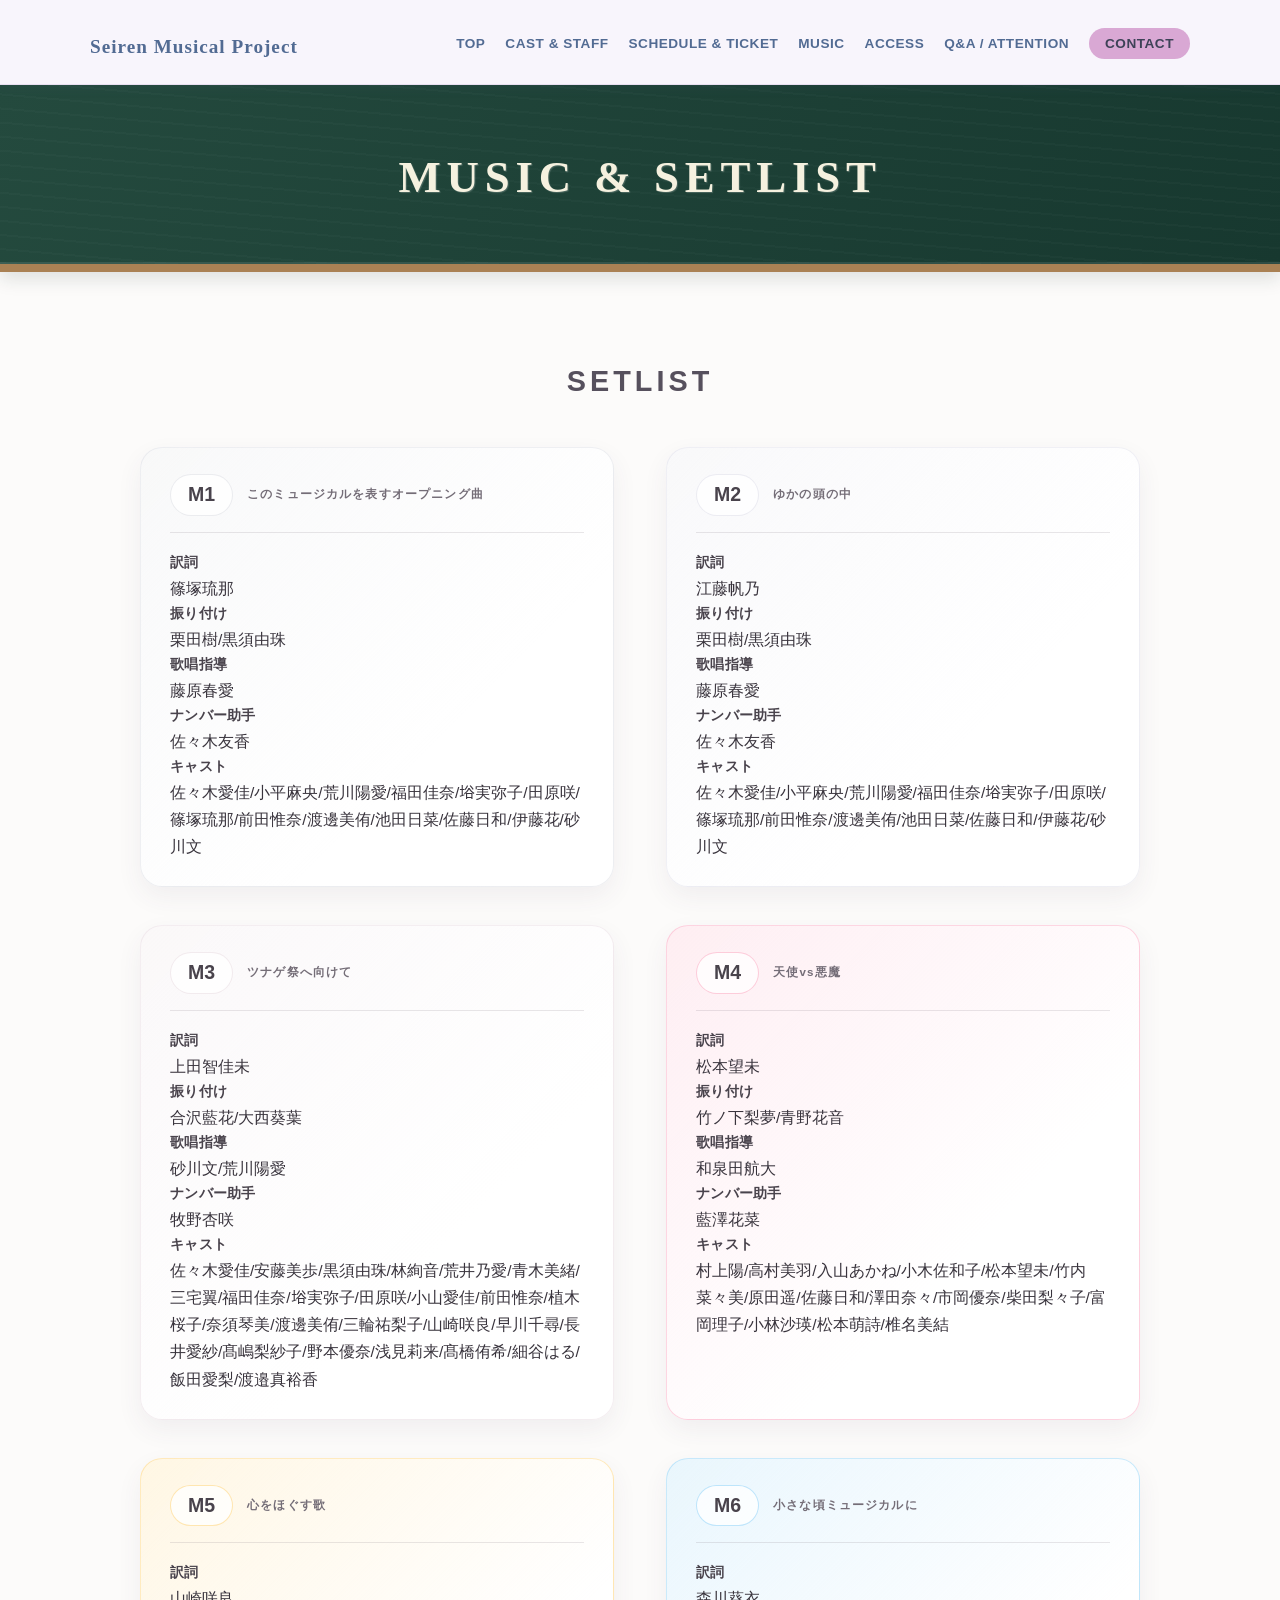
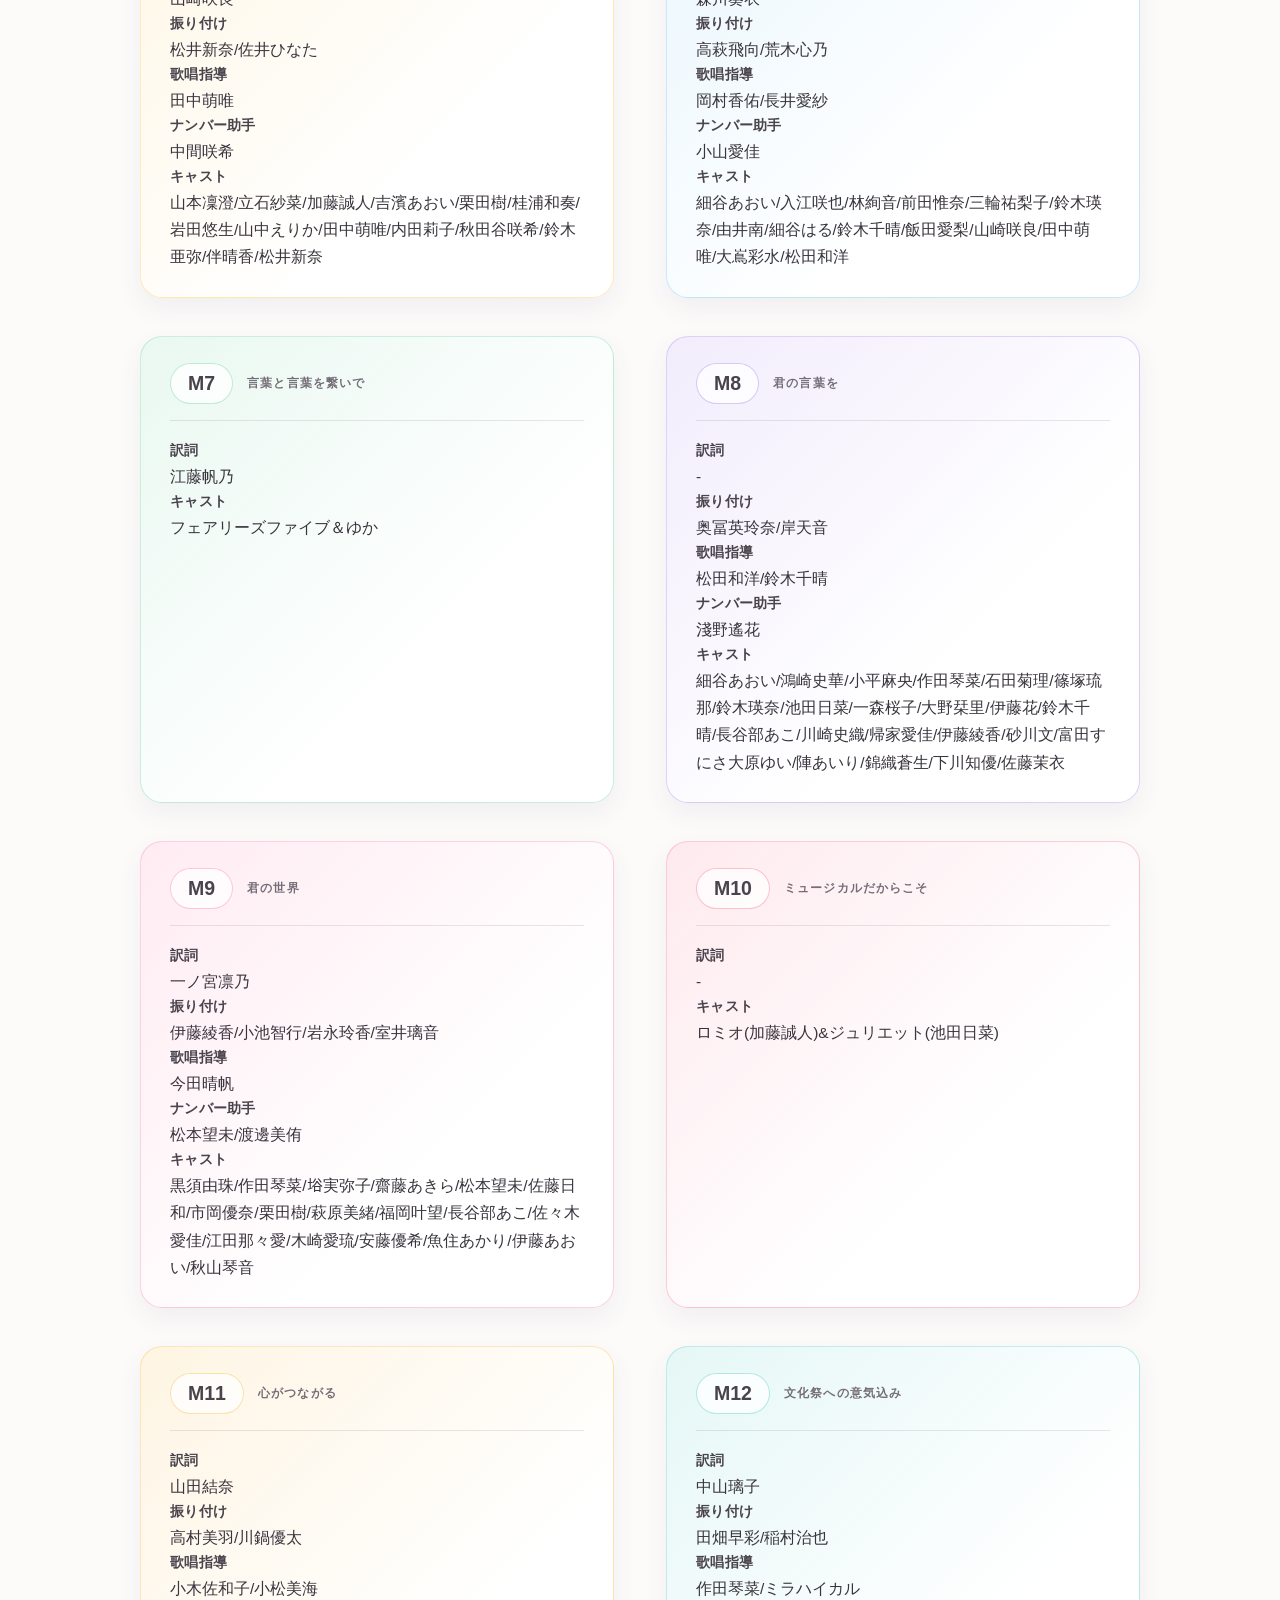
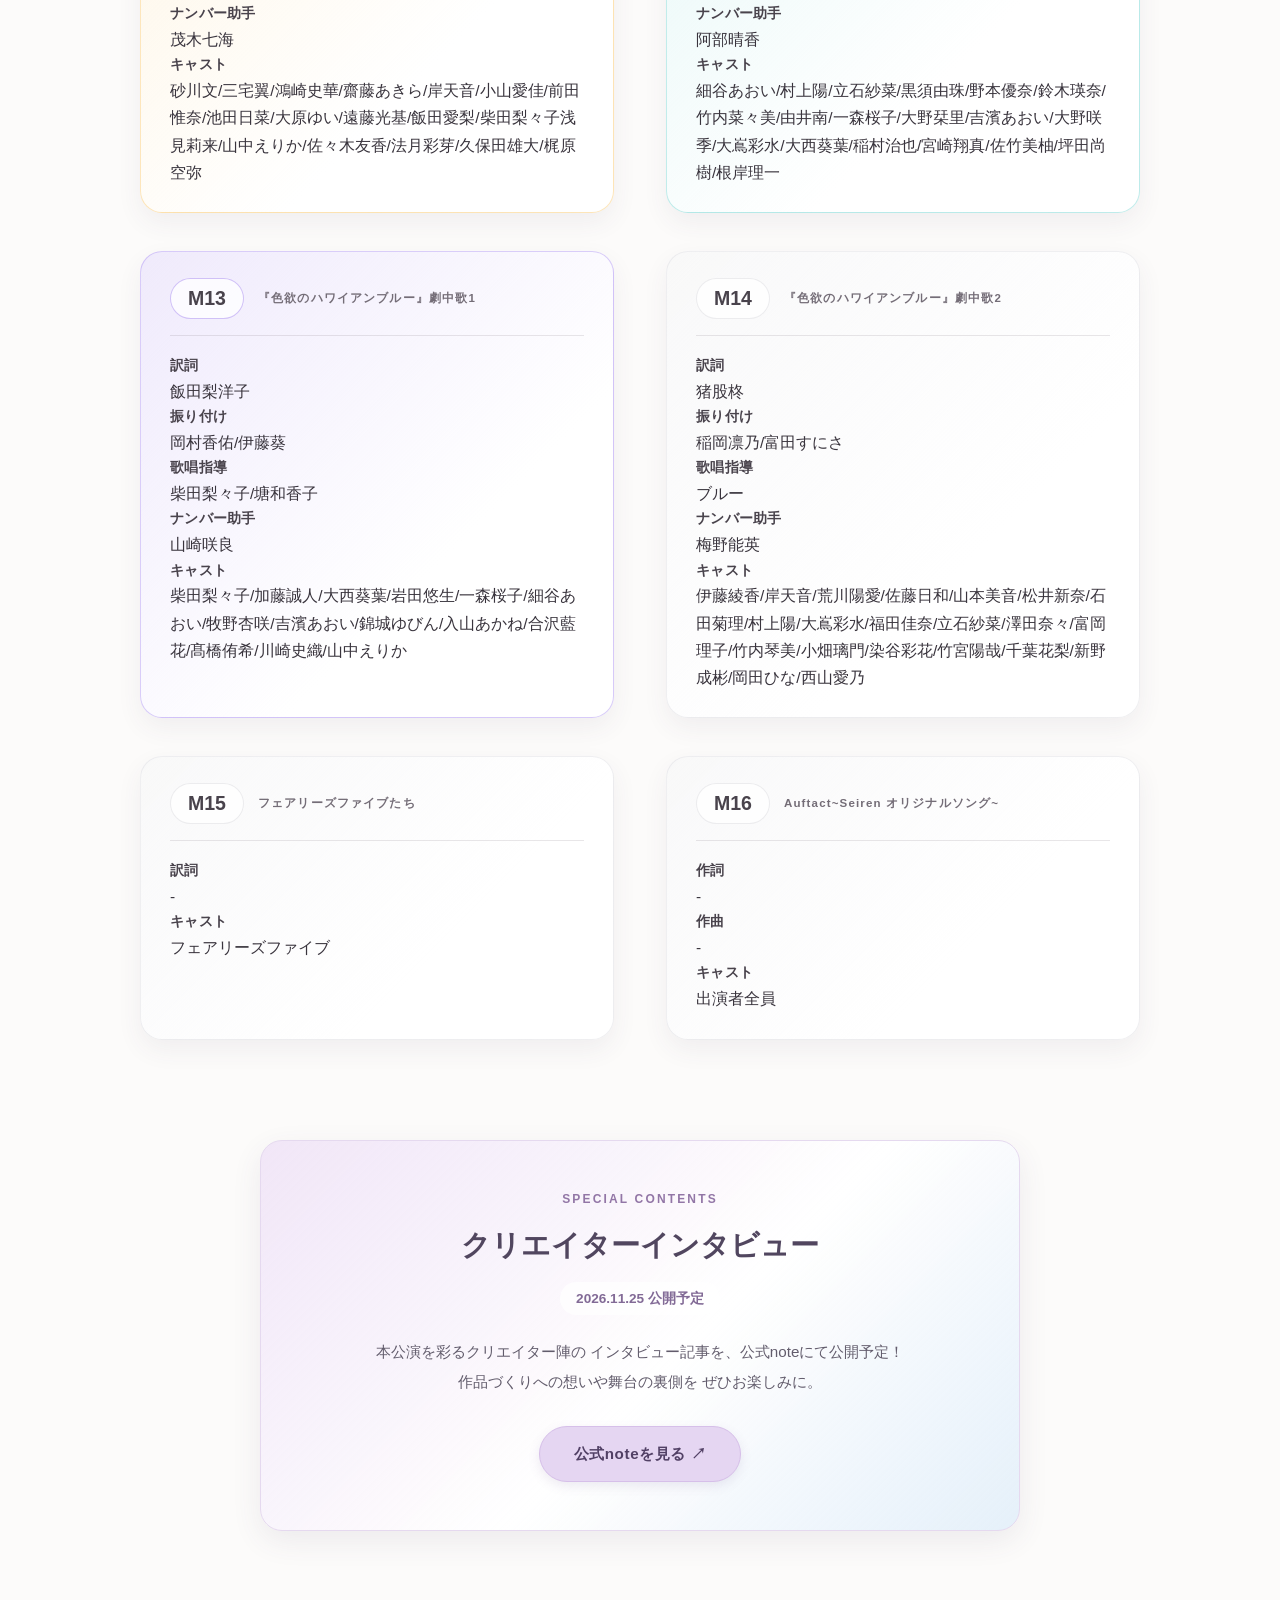
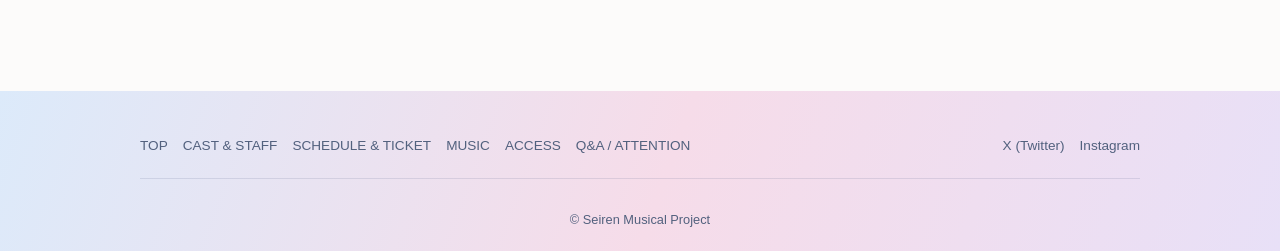
<file: stage/music.html>
<!DOCTYPE html>
<html lang="ja">
<head>
  
<!-- ======================================
     Favicon / Apple Touch Icon
     ====================================== -->
<link rel="icon"
      href="images/favicon.ico"
      sizes="any">

<link rel="icon"
      type="image/png"
      href="images/favicon-icon.png"
      sizes="512x512">

<link rel="apple-touch-icon"
      href="images/apple-touch-icon.png"
      sizes="180x180">


<!-- ======================================
     OGP
     ====================================== -->
<meta property="og:type" content="website">

<meta property="og:site_name"
      content="冬定期公演2026公式サイト">

<meta property="og:title"
      content="冬定期公演2026公式サイト">

<meta property="og:description"
      content="Seiren Musical Project 冬定期公演2026の公式サイト。公演情報、キャスト、楽曲、チケット情報などをご紹介します。">

<meta property="og:url"
      content="https://www.seiren-musical-project.com/stage/index.html">

<meta property="og:image"
      content="https://www.seiren-musical-project.com/stage/images/ogp.png">

<meta property="og:image:width" content="1200">
<meta property="og:image:height" content="630">
<meta property="og:image:type" content="image/png">

<meta property="og:locale" content="ja_JP">


<!-- ======================================
     X (Twitter) Card
     ====================================== -->
<meta name="twitter:card"
      content="summary_large_image">

<meta name="twitter:title"
      content="冬定期公演2026公式サイト">

<meta name="twitter:description"
      content="Seiren Musical Project 冬定期公演2026の公式サイト。公演情報、キャスト、楽曲、チケット情報などをご紹介します。">

<meta name="twitter:image"
      content="https://www.seiren-musical-project.com/stage/images/ogp.png">

  <meta charset="UTF-8">
  <meta name="viewport" content="width=device-width, initial-scale=1.0">
  <title>MUSIC | Seiren Musical Project</title>
  <link rel="stylesheet" href="style.css">
</head>
<body class="music-page">

  <!-- 背景演出 -->
  <div class="music-bg">
    <div class="watercolor-layer layer-1"></div>
    <div class="watercolor-layer layer-2"></div>
    <div class="watercolor-layer layer-3"></div>
    <div class="sparkle-layer"></div>
    <div class="feather-layer"></div>
  </div>

  <!-- ヘッダー / グローバルナビゲーション -->
  <header class="header">
  <div class="header-container">

    <!-- PCでのみ表示するサイト名 -->
    <h1 class="site-title">
      <a href="index.html">Seiren Musical Project</a>
    </h1>

    <!-- スマホでのみ表示する☰ボタン -->
    <button class="menu-toggle"
            type="button"
            aria-label="メニューを開く"
            aria-controls="global-nav"
            aria-expanded="false">
      <span></span>
      <span></span>
      <span></span>
    </button>

    <!-- ナビゲーション -->
    <nav class="global-nav" id="global-nav">
      <ul class="nav-list">
        <li><a href="index.html">TOP</a></li>
        <li><a href="cast-staff.html">CAST & STAFF</a></li>
        <li><a href="schedule-ticket.html">SCHEDULE & TICKET</a></li>
        <li><a href="music.html">MUSIC</a></li>
        <li><a href="access.html">ACCESS</a></li>
        <li><a href="qa-attention.html">Q&A / ATTENTION</a></li>
        <li><a href="#contact" class="btn-contact">CONTACT</a></li>
      </ul>
    </nav>

  </div>
</header>

  <main>
    <div class="page-header music-page-header">
      <div class="container">
        <h2>
          <span class="en">MUSIC &amp; SETLIST</span>
        </h2>
      </div>
    </div>

    <section class="section music-section">
      <div class="container">
        <h3 class="subsection-title">SETLIST</h3>

        <div class="music-list-container">

          <!-- 序盤 -->
          <article class="music-card stage-start" data-stage="start">
            <div class="music-card-header">
              <h4 class="track-title">M1</h4>
              <span class="track-label">このミュージカルを表すオープニング曲</span>
            </div>
            <dl class="track-credits">
              <dt>訳詞</dt><dd>篠塚琉那</dd>
              <dt>振り付け</dt><dd>栗田樹/黒須由珠</dd>
              <dt>歌唱指導</dt><dd>藤原春愛</dd>
              <dt>ナンバー助手</dt><dd>佐々木友香</dd>
              <dt>キャスト</dt><dd>佐々木愛佳/小平麻央/荒川陽愛/福田佳奈/﨏実弥子/田原咲/篠塚琉那/前田惟奈/渡邊美侑/池田日菜/佐藤日和/伊藤花/砂川文</dd>
            </dl>
          </article>

          <article class="music-card stage-start" data-stage="start">
            <div class="music-card-header">
              <h4 class="track-title">M2</h4>
              <span class="track-label">ゆかの頭の中</span>
            </div>
            <dl class="track-credits">
              <dt>訳詞</dt><dd>江藤帆乃</dd>
              <dt>振り付け</dt><dd>栗田樹/黒須由珠</dd>
              <dt>歌唱指導</dt><dd>藤原春愛</dd>
              <dt>ナンバー助手</dt><dd>佐々木友香</dd>
              <dt>キャスト</dt><dd>佐々木愛佳/小平麻央/荒川陽愛/福田佳奈/﨏実弥子/田原咲/篠塚琉那/前田惟奈/渡邊美侑/池田日菜/佐藤日和/伊藤花/砂川文</dd>
            </dl>
          </article>

          <article class="music-card stage-start" data-stage="start">
            <div class="music-card-header">
              <h4 class="track-title">M3</h4>
              <span class="track-label">ツナゲ祭へ向けて</span>
            </div>
            <dl class="track-credits">
              <dt>訳詞</dt><dd>上田智佳未</dd>
              <dt>振り付け</dt><dd>合沢藍花/大西葵葉</dd>
              <dt>歌唱指導</dt><dd>砂川文/荒川陽愛</dd>
              <dt>ナンバー助手</dt><dd>牧野杏咲</dd>
              <dt>キャスト</dt><dd>佐々木愛佳/安藤美歩/黒須由珠/林絢音/荒井乃愛/青木美緒/三宅翼/福田佳奈/﨏実弥子/田原咲/小山愛佳/前田惟奈/植木桜子/奈須琴美/渡邊美侑/三輪祐梨子/山崎咲良/早川千尋/長井愛紗/髙嶋梨紗子/野本優奈/浅見莉来/髙橋侑希/細谷はる/飯田愛梨/渡邉真裕香</dd>
            </dl>
          </article>

          <!-- 中盤 -->
          <article class="music-card stage-middle" data-stage="middle">
            <div class="music-card-header">
              <h4 class="track-title">M4</h4>
              <span class="track-label">天使vs悪魔</span>
            </div>
            <dl class="track-credits">
              <dt>訳詞</dt><dd>松本望未</dd>
              <dt>振り付け</dt><dd>竹ノ下梨夢/青野花音</dd>
              <dt>歌唱指導</dt><dd>和泉田航大</dd>
              <dt>ナンバー助手</dt><dd>藍澤花菜</dd>
              <dt>キャスト</dt><dd>村上陽/高村美羽/入山あかね/小木佐和子/松本望未/竹内菜々美/原田遥/佐藤日和/澤田奈々/市岡優奈/柴田梨々子/富岡理子/小林沙瑛/松本萌詩/椎名美結</dd>
            </dl>
          </article>

          <article class="music-card stage-middle" data-stage="middle">
            <div class="music-card-header">
              <h4 class="track-title">M5</h4>
              <span class="track-label">心をほぐす歌</span>
            </div>
            <dl class="track-credits">
              <dt>訳詞</dt><dd>山崎咲良</dd>
              <dt>振り付け</dt><dd>松井新奈/佐井ひなた</dd>
              <dt>歌唱指導</dt><dd>田中萌唯</dd>
              <dt>ナンバー助手</dt><dd>中間咲希</dd>
              <dt>キャスト</dt><dd>山本凜澄/立石紗菜/加藤誠人/吉濱あおい/栗田樹/桂浦和奏/岩田悠生/山中えりか/田中萌唯/内田莉子/秋田谷咲希/鈴木亜弥/伴晴香/松井新奈</dd>
            </dl>
          </article>

          <article class="music-card stage-middle" data-stage="middle">
            <div class="music-card-header">
              <h4 class="track-title">M6</h4>
              <span class="track-label">小さな頃ミュージカルに</span>
            </div>
            <dl class="track-credits">
              <dt>訳詞</dt><dd>森川葵衣</dd>
              <dt>振り付け</dt><dd>高萩飛向/荒木心乃</dd>
              <dt>歌唱指導</dt><dd>岡村香佑/長井愛紗</dd>
              <dt>ナンバー助手</dt><dd>小山愛佳</dd>
              <dt>キャスト</dt><dd>細谷あおい/入江咲也/林絢音/前田惟奈/三輪祐梨子/鈴木瑛奈/由井南/細谷はる/鈴木千晴/飯田愛梨/山崎咲良/田中萌唯/大嶌彩水/松田和洋</dd>
            </dl>
          </article>

          <article class="music-card stage-middle" data-stage="middle">
            <div class="music-card-header">
              <h4 class="track-title">M7</h4>
              <span class="track-label">言葉と言葉を繋いで</span>
            </div>
            <dl class="track-credits">
              <dt>訳詞</dt><dd>江藤帆乃</dd>
              <dt>キャスト</dt><dd>フェアリーズファイブ＆ゆか</dd>
            </dl>
          </article>

          <article class="music-card stage-middle" data-stage="middle">
            <div class="music-card-header">
              <h4 class="track-title">M8</h4>
              <span class="track-label">君の言葉を</span>
            </div>
            <dl class="track-credits">
              <dt>訳詞</dt><dd>-</dd>
              <dt>振り付け</dt><dd>奥冨英玲奈/岸天音</dd>
              <dt>歌唱指導</dt><dd>松田和洋/鈴木千晴</dd>
              <dt>ナンバー助手</dt><dd>淺野遙花</dd>
              <dt>キャスト</dt><dd>細谷あおい/鴻崎史華/小平麻央/作田琴菜/石田菊理/篠塚琉那/鈴木瑛奈/池田日菜/一森桜子/大野栞里/伊藤花/鈴木千晴/長谷部あこ/川崎史織/帰家愛佳/伊藤綾香/砂川文/富田すにさ大原ゆい/陣あいり/錦織蒼生/下川知優/佐藤茉衣</dd>
            </dl>
          </article>

          <article class="music-card stage-middle" data-stage="middle">
            <div class="music-card-header">
              <h4 class="track-title">M9</h4>
              <span class="track-label">君の世界</span>
            </div>
            <dl class="track-credits">
              <dt>訳詞</dt><dd>一ノ宮凛乃</dd>
              <dt>振り付け</dt><dd>伊藤綾香/小池智行/岩永玲香/室井璃音</dd>
              <dt>歌唱指導</dt><dd>今田晴帆</dd>
              <dt>ナンバー助手</dt><dd>松本望未/渡邊美侑</dd>
              <dt>キャスト</dt><dd>黒須由珠/作田琴菜/﨏実弥子/齋藤あきら/松本望未/佐藤日和/市岡優奈/栗田樹/萩原美緒/福岡叶望/長谷部あこ/佐々木愛佳/江田那々愛/木崎愛琉/安藤優希/魚住あかり/伊藤あおい/秋山琴音</dd>
            </dl>
          </article>
          <article class="music-card stage-middle" data-stage="middle">
            <div class="music-card-header">
              <h4 class="track-title">M10</h4>
              <span class="track-label">ミュージカルだからこそ</span>
            </div>
            <dl class="track-credits">
              <dt>訳詞</dt><dd>-</dd>
              <dt>キャスト</dt><dd>ロミオ(加藤誠人)&ジュリエット(池田日菜)</dd>
            </dl>
          </article>

          <!-- 終盤 -->
          <article class="music-card stage-final" data-stage="final">
            <div class="music-card-header">
              <h4 class="track-title">M11</h4>
              <span class="track-label">心がつながる</span>
            </div>
            <dl class="track-credits">
              <dt>訳詞</dt><dd>山田結奈</dd>
              <dt>振り付け</dt><dd>高村美羽/川鍋優太</dd>
              <dt>歌唱指導</dt><dd>小木佐和子/小松美海</dd>
              <dt>ナンバー助手</dt><dd>茂木七海</dd>
              <dt>キャスト</dt><dd>砂川文/三宅翼/鴻崎史華/齋藤あきら/岸天音/小山愛佳/前田惟奈/池田日菜/大原ゆい/遠藤光基/飯田愛梨/柴田梨々子浅見莉来/山中えりか/佐々木友香/法月彩芽/久保田雄大/梶原空弥</dd>
            </dl>
          </article>

          <article class="music-card stage-final" data-stage="final">
            <div class="music-card-header">
              <h4 class="track-title">M12</h4>
              <span class="track-label">文化祭への意気込み</span>
            </div>
            <dl class="track-credits">
              <dt>訳詞</dt><dd>中山璃子</dd>
              <dt>振り付け</dt><dd>田畑早彩/稲村治也</dd>
              <dt>歌唱指導</dt><dd>作田琴菜/ミラハイカル</dd>
              <dt>ナンバー助手</dt><dd>阿部晴香</dd>
              <dt>キャスト</dt><dd>細谷あおい/村上陽/立石紗菜/黒須由珠/野本優奈/鈴木瑛奈/竹内菜々美/由井南/一森桜子/大野栞里/吉濱あおい/大野咲季/大嶌彩水/大西葵葉/稲村治也/宮崎翔真/佐竹美柚/坪田尚樹/根岸理一</dd>
            </dl>
          </article>

          <article class="music-card stage-final" data-stage="final">
            <div class="music-card-header">
              <h4 class="track-title">M13</h4>
              <span class="track-label">『色欲のハワイアンブルー』劇中歌1</span>
            </div>
            <dl class="track-credits">
              <dt>訳詞</dt><dd>飯田梨洋子</dd>
              <dt>振り付け</dt><dd>岡村香佑/伊藤葵</dd>
              <dt>歌唱指導</dt><dd>柴田梨々子/塘和香子</dd>
              <dt>ナンバー助手</dt><dd>山崎咲良</dd>
              <dt>キャスト</dt><dd>柴田梨々子/加藤誠人/大西葵葉/岩田悠生/一森桜子/細谷あおい/牧野杏咲/吉濱あおい/錦城ゆびん/入山あかね/合沢藍花/髙橋侑希/川崎史織/山中えりか</dd>
            </dl>
          </article>

          <article class="music-card stage-final" data-stage="final">
            <div class="music-card-header">
              <h4 class="track-title">M14</h4>
              <span class="track-label">『色欲のハワイアンブルー』劇中歌2</span>
            </div>
            <dl class="track-credits">
              <dt>訳詞</dt><dd>猪股柊</dd>
              <dt>振り付け</dt><dd>稲岡凛乃/富田すにさ</dd>
              <dt>歌唱指導</dt><dd>ブルー</dd>
              <dt>ナンバー助手</dt><dd>梅野能英</dd>
              <dt>キャスト</dt><dd>伊藤綾香/岸天音/荒川陽愛/佐藤日和/山本美音/松井新奈/石田菊理/村上陽/大嶌彩水/福田佳奈/立石紗菜/澤田奈々/富岡理子/竹内琴美/小畑璃門/染谷彩花/竹宮陽哉/千葉花梨/新野成彬/岡田ひな/西山愛乃</dd>
            </dl>
          </article>
          <article class="music-card stage-middle" data-stage="middle">
            <div class="music-card-header">
              <h4 class="track-title">M15</h4>
              <span class="track-label">フェアリーズファイブたち</span>
            </div>
            <dl class="track-credits">
              <dt>訳詞</dt><dd>-</dd>
              <dt>キャスト</dt><dd>フェアリーズファイブ</dd>
            </dl>
          </article>
          <article class="music-card stage-middle" data-stage="middle">
            <div class="music-card-header">
              <h4 class="track-title">M16</h4>
              <span class="track-label">Auftact~Seiren オリジナルソング~</span>
            </div>
            <dl class="track-credits">
              <dt>作詞</dt><dd>-</dd>
              <dt>作曲</dt><dd>-</dd>
              <dt>キャスト</dt><dd>出演者全員</dd>
            </dl>
          </article>

        </div>
      </div>
    </section>
    <!-- 公式note：クリエイターインタビュー -->
    <section class="note-interview-section">
      <div class="container">
        <div class="note-interview-card">
          <p class="note-interview-label">
        SPECIAL CONTENTS
          </p>
          <h3 class="note-interview-title">
        クリエイターインタビュー
          </h3>
          <p class="note-interview-date">
        2026.11.25 公開予定
          </p>
          <p class="note-interview-description">
        本公演を彩るクリエイター陣の
        インタビュー記事を、公式noteにて公開予定！
        <br>
        作品づくりへの想いや舞台の裏側を
        ぜひお楽しみに。
          </p>
          <a
        href="https://note.com/fly_to_musical26"
        class="note-interview-button"
        target="_blank"
        rel="noopener noreferrer"
            >
        公式noteを見る ↗
          </a>
        </div>
      </div>
    </section>

  </main>

  <!-- フッター -->
  <footer class="footer">
    <div class="container">
      <div class="footer-nav">
        <ul>
          <li><a href="index.html">TOP</a></li>
          <li><a href="cast-staff.html">CAST & STAFF</a></li>
          <li><a href="schedule-ticket.html">SCHEDULE & TICKET</a></li>
          <li><a href="music.html">MUSIC</a></li>
          <li><a href="access.html">ACCESS</a></li>
          <li><a href="qa-attention.html">Q&A / ATTENTION</a></li>
        </ul>
        <ul class="sns-list" style="list-style: none; display: flex; gap: 15px;">
          <li><a href="https://twitter.com/seirenmusical" target="_blank" rel="noopener">X (Twitter)</a></li>
          <li><a href="https://www.instagram.com/fly_to_musical2026?srtk=NjV5M290YTI3cDll" target="_blank" rel="noopener">Instagram</a></li>
        </ul>
      </div>
      <p class="copyright">&copy; Seiren Musical Project</p>
    </div>
  </footer>

  <script src="script.js"></script>
  <script src="js/main.js" defer></script>
</body>
</html>
</file>
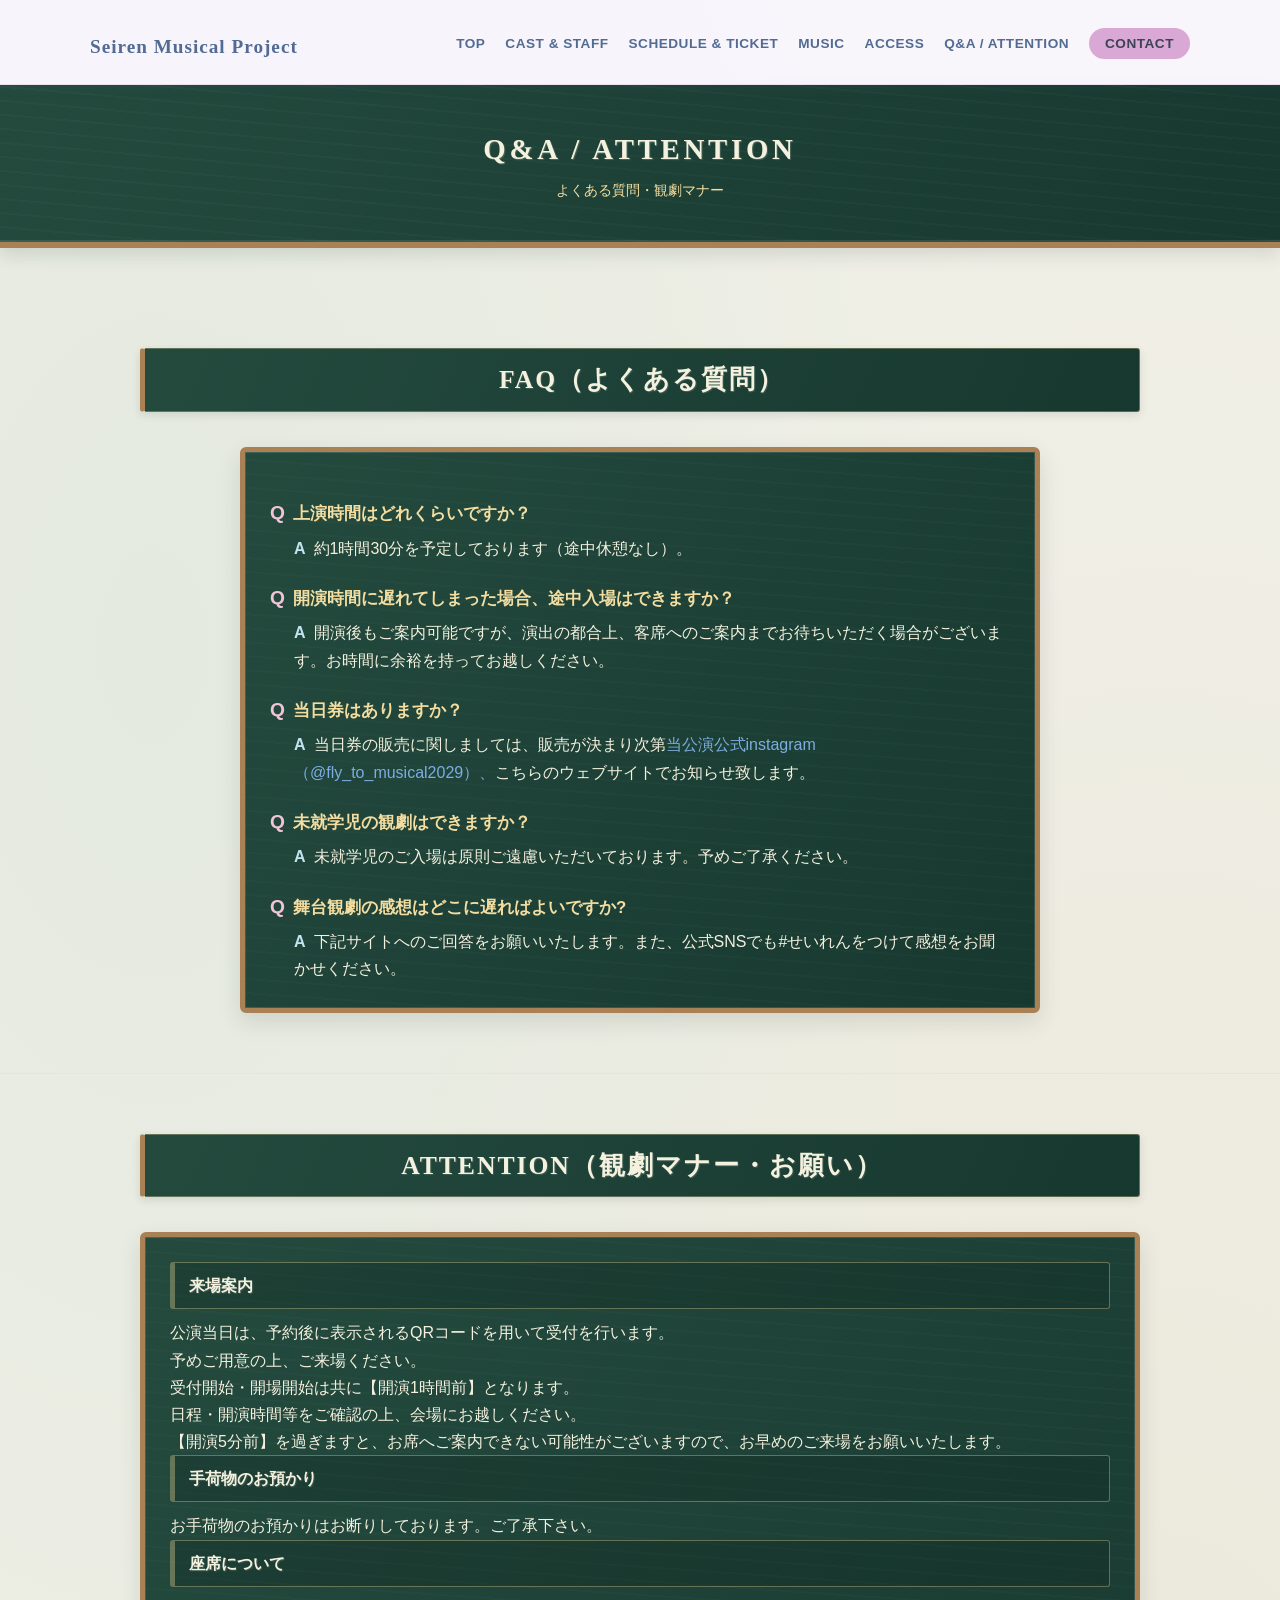
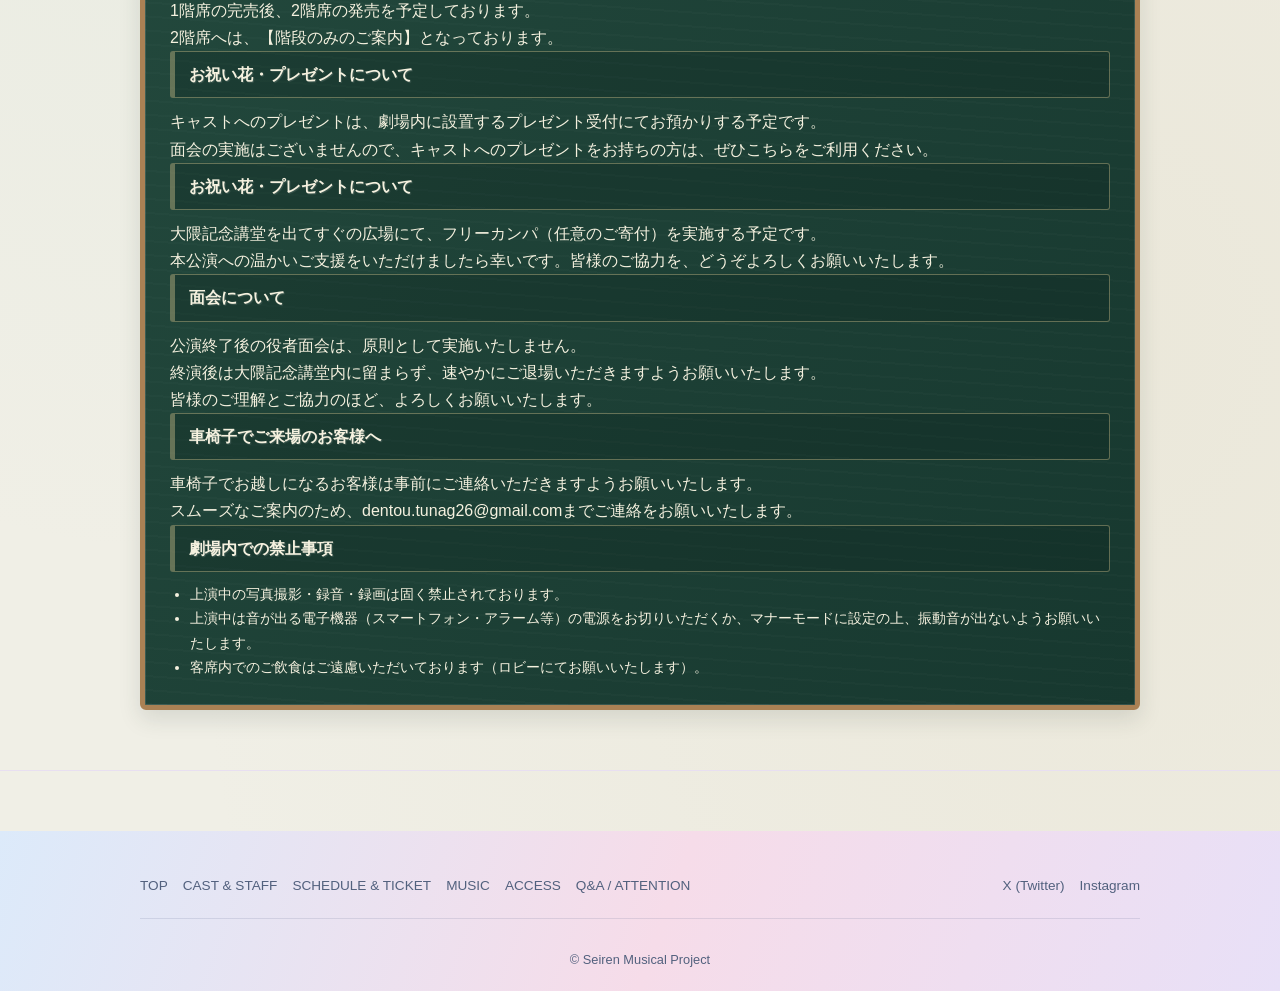
<file: stage/qa-attention.html>
<!DOCTYPE html>
<html lang="ja">
<head>
  
<!-- ======================================
     Favicon / Apple Touch Icon
     ====================================== -->
<link rel="icon"
      href="images/favicon.ico"
      sizes="any">

<link rel="icon"
      type="image/png"
      href="images/favicon-icon.png"
      sizes="512x512">

<link rel="apple-touch-icon"
      href="images/apple-touch-icon.png"
      sizes="180x180">


<!-- ======================================
     OGP
     ====================================== -->
<meta property="og:type" content="website">

<meta property="og:site_name"
      content="冬定期公演2026公式サイト">

<meta property="og:title"
      content="冬定期公演2026公式サイト">

<meta property="og:description"
      content="Seiren Musical Project 冬定期公演2026の公式サイト。公演情報、キャスト、楽曲、チケット情報などをご紹介します。">

<meta property="og:url"
      content="https://www.seiren-musical-project.com/stage/index.html">

<meta property="og:image"
      content="https://www.seiren-musical-project.com/stage/images/ogp.png">

<meta property="og:image:width" content="1200">
<meta property="og:image:height" content="630">
<meta property="og:image:type" content="image/png">

<meta property="og:locale" content="ja_JP">


<!-- ======================================
     X (Twitter) Card
     ====================================== -->
<meta name="twitter:card"
      content="summary_large_image">

<meta name="twitter:title"
      content="冬定期公演2026公式サイト">

<meta name="twitter:description"
      content="Seiren Musical Project 冬定期公演2026の公式サイト。公演情報、キャスト、楽曲、チケット情報などをご紹介します。">

<meta name="twitter:image"
      content="https://www.seiren-musical-project.com/stage/images/ogp.png">

  <meta charset="UTF-8">
  <meta name="viewport" content="width=device-width, initial-scale=1.0">
  <title>Q&A / ATTENTION | Seiren Musical Project</title>
  <link rel="stylesheet" href="style.css">
</head>
<body>

  
<!-- ヘッダー / グローバルナビゲーション -->
<header class="header">
  <div class="header-container">

    <!-- PCでのみ表示するサイト名 -->
    <h1 class="site-title">
      <a href="index.html">Seiren Musical Project</a>
    </h1>

    <!-- スマホでのみ表示する☰ボタン -->
    <button class="menu-toggle"
            type="button"
            aria-label="メニューを開く"
            aria-controls="global-nav"
            aria-expanded="false">
      <span></span>
      <span></span>
      <span></span>
    </button>

    <!-- ナビゲーション -->
    <nav class="global-nav" id="global-nav">
      <ul class="nav-list">
        <li><a href="index.html">TOP</a></li>
        <li><a href="cast-staff.html">CAST & STAFF</a></li>
        <li><a href="schedule-ticket.html">SCHEDULE & TICKET</a></li>
        <li><a href="music.html">MUSIC</a></li>
        <li><a href="access.html">ACCESS</a></li>
        <li><a href="qa-attention.html">Q&A / ATTENTION</a></li>
        <li><a href="#contact" class="btn-contact">CONTACT</a></li>
      </ul>
    </nav>

  </div>
</header>

  <main>
    <div class="page-header">
      <div class="container">
        <h2><span class="en">Q&A / ATTENTION</span><span class="ja">よくある質問・観劇マナー</span></h2>
      </div>
    </div>

    <!-- FAQ -->
    <section class="section qa-section">
      <div class="container">
        <h3 class="subsection-title">FAQ（よくある質問）</h3>
        <dl class="qa-list">
          <dt><span class="q">Q</span>上演時間はどれくらいですか？</dt>
          <dd><span class="a">A</span>約1時間30分を予定しております（途中休憩なし）。</dd>

          <dt><span class="q">Q</span>開演時間に遅れてしまった場合、途中入場はできますか？</dt>
          <dd><span class="a">A</span>開演後もご案内可能ですが、演出の都合上、客席へのご案内までお待ちいただく場合がございます。お時間に余裕を持ってお越しください。</dd>

          <dt><span class="q">Q</span>当日券はありますか？</dt>
          <dd><span class="a">A</span>当日券の販売に関しましては、販売が決まり次第<a href="https://www.instagram.com/fly_to_musical2026?vrfl=NjV5M290YTI3cDll">当公演公式instagram（@fly_to_musical2029）、</a>こちらのウェブサイトでお知らせ致します。</dd>

          <dt><span class="q">Q</span>未就学児の観劇はできますか？</dt>
          <dd><span class="a">A</span>未就学児のご入場は原則ご遠慮いただいております。予めご了承ください。</dd>
          
          <dt><span class="q">Q</span>舞台観劇の感想はどこに遅ればよいですか?</dt>
          <dd><span class="a">A</span>下記サイトへのご回答をお願いいたします。また、公式SNSでも#せいれんをつけて感想をお聞かせください。</dd>

        </dl>
      </div>
    </section>

    <!-- 注意事項・マナー -->
    <section class="section attention-section">
      <div class="container">
        <h3 class="subsection-title">ATTENTION（観劇マナー・お願い）</h3>
        <div class="attention-box">
          <h4>来場案内</h4>
          <p>公演当日は、予約後に表示されるQRコードを用いて受付を行います。</p>
          <p>予めご用意の上、ご来場ください。</p>
          <p>受付開始・開場開始は共に【開演1時間前】となります。</p>
          <p>日程・開演時間等をご確認の上、会場にお越しください。</p>
          <p>【開演5分前】を過ぎますと、お席へご案内できない可能性がございますので、お早めのご来場をお願いいたします。</p>
          

          <h4>手荷物のお預かり</h4>
          <p>お手荷物のお預かりはお断りしております。ご了承下さい。</p>

          <h4>座席について</h4>
          <p>1階席の完売後、2階席の発売を予定しております。</p>
          <p>2階席へは、【階段のみのご案内】となっております。</p>
            
          <h4>お祝い花・プレゼントについて</h4>
          <p>キャストへのプレゼントは、劇場内に設置するプレゼント受付にてお預かりする予定です。</p>
          <p>面会の実施はございませんので、キャストへのプレゼントをお持ちの方は、ぜひこちらをご利用ください。</p>

          <h4>お祝い花・プレゼントについて</h4>
          <p>大隈記念講堂を出てすぐの広場にて、フリーカンパ（任意のご寄付）を実施する予定です。</p>
          <p>本公演への温かいご支援をいただけましたら幸いです。皆様のご協力を、どうぞよろしくお願いいたします。</p>
          
          <h4>面会について</h4>
          <p>公演終了後の役者面会は、原則として実施いたしません。<p>
          <p>終演後は大隈記念講堂内に留まらず、速やかにご退場いただきますようお願いいたします。</p>
          <p>皆様のご理解とご協力のほど、よろしくお願いいたします。</p>

          <h4>車椅子でご来場のお客様へ</h4>
          <p>車椅子でお越しになるお客様は事前にご連絡いただきますようお願いいたします。</p>
          <p>スムーズなご案内のため、dentou.tunag26@gmail.comまでご連絡をお願いいたします。</p>

          <h4>劇場内での禁止事項</h4>
          <ul>
            <li>上演中の写真撮影・録音・録画は固く禁止されております。</li>
            <li>上演中は音が出る電子機器（スマートフォン・アラーム等）の電源をお切りいただくか、マナーモードに設定の上、振動音が出ないようお願いいたします。</li>
            <li>客席内でのご飲食はご遠慮いただいております（ロビーにてお願いいたします）。</li>
          </ul>
        </div>
      </div>
    </section>
  </main>

  <footer class="footer">
    <div class="container">
      <div class="footer-nav">
        <ul>
          <li><a href="index.html">TOP</a></li>
          <li><a href="cast-staff.html">CAST & STAFF</a></li>
          <li><a href="schedule-ticket.html">SCHEDULE & TICKET</a></li>
          <li><a href="music.html">MUSIC</a></li>
          <li><a href="access.html">ACCESS</a></li>
          <li><a href="qa-attention.html">Q&A / ATTENTION</a></li>
        </ul>
        <ul class="sns-list">
          <li><a href="https://twitter.com/seirenmusical" target="_blank" rel="noopener">X (Twitter)</a></li>
          <li><a href="https://www.instagram.com/fly_to_musical2026?srtk=NjV5M290YTI3cDll" target="_blank" rel="noopener">Instagram</a></li>        </ul>
      </div>
      <p class="copyright">&copy; Seiren Musical Project</p>
    </div>
  </footer>
  <script src="js/main.js" defer></script>
</body>
</html>
</file>
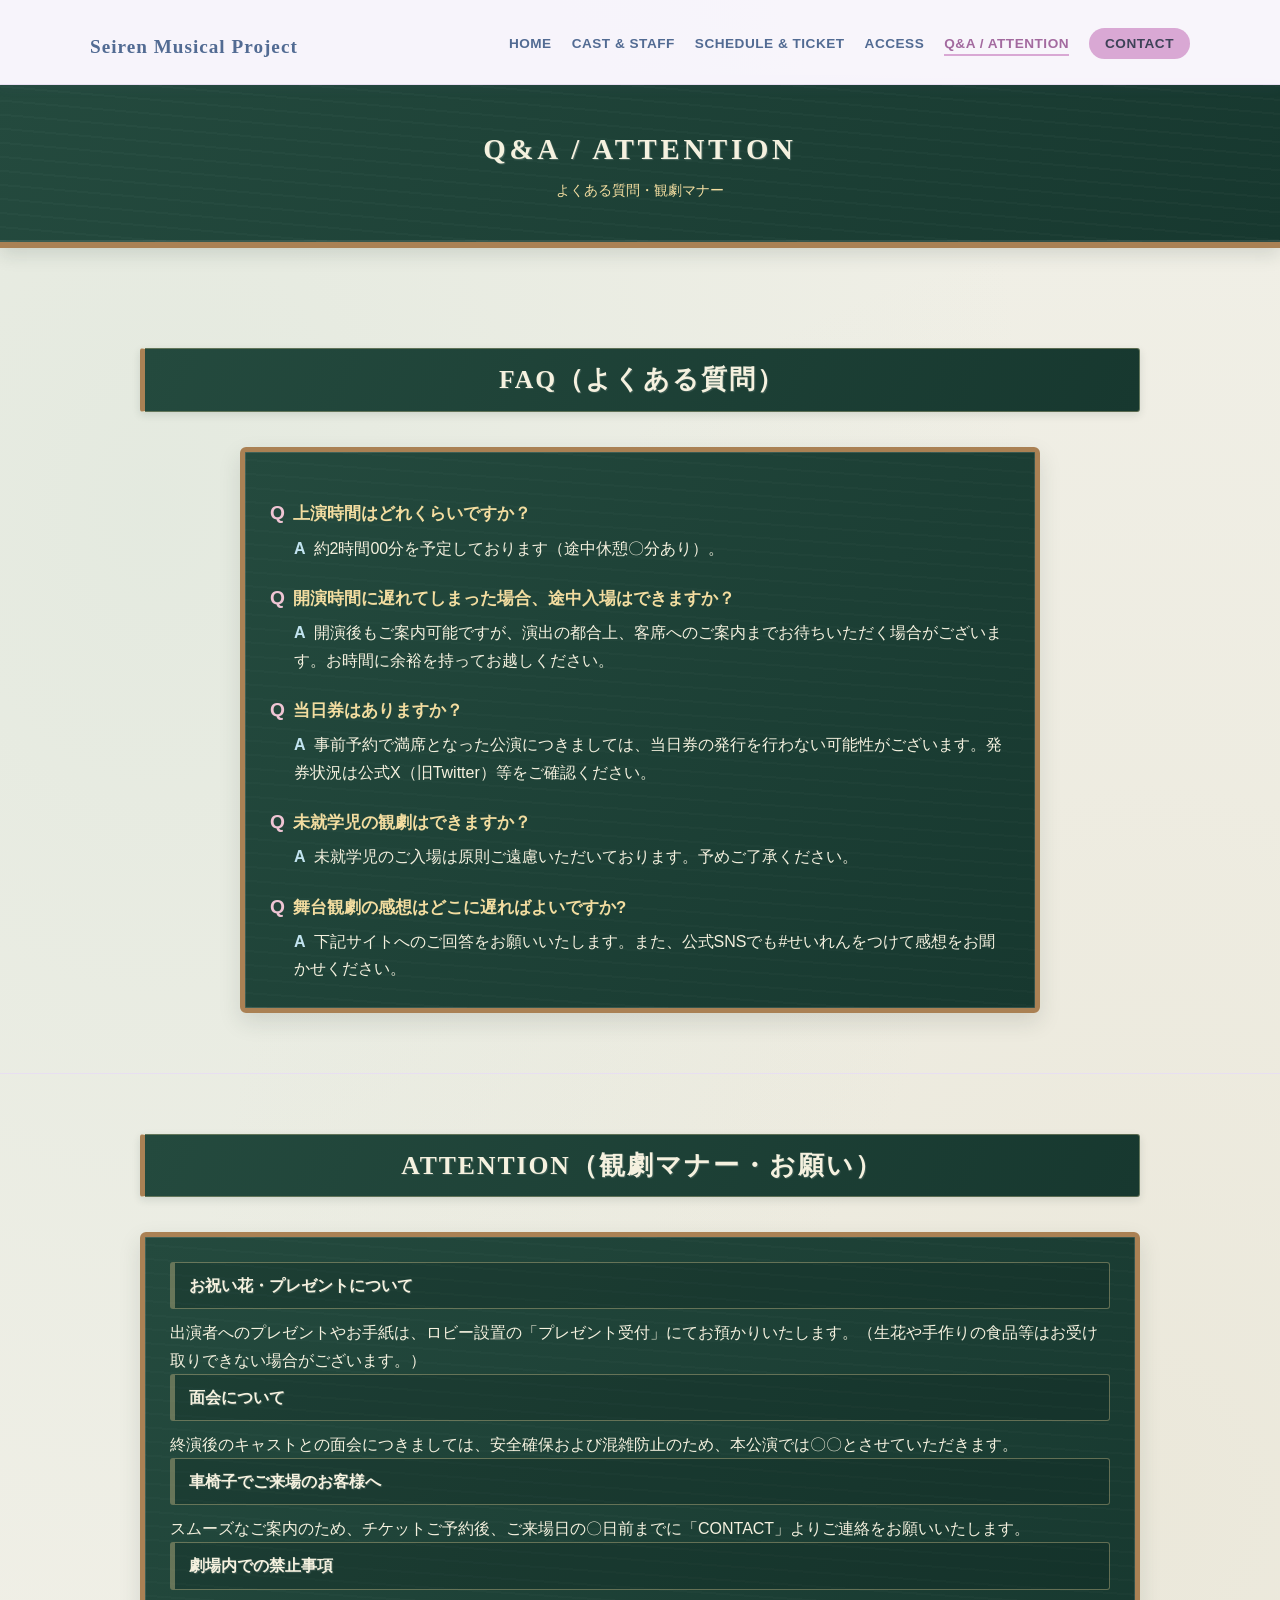
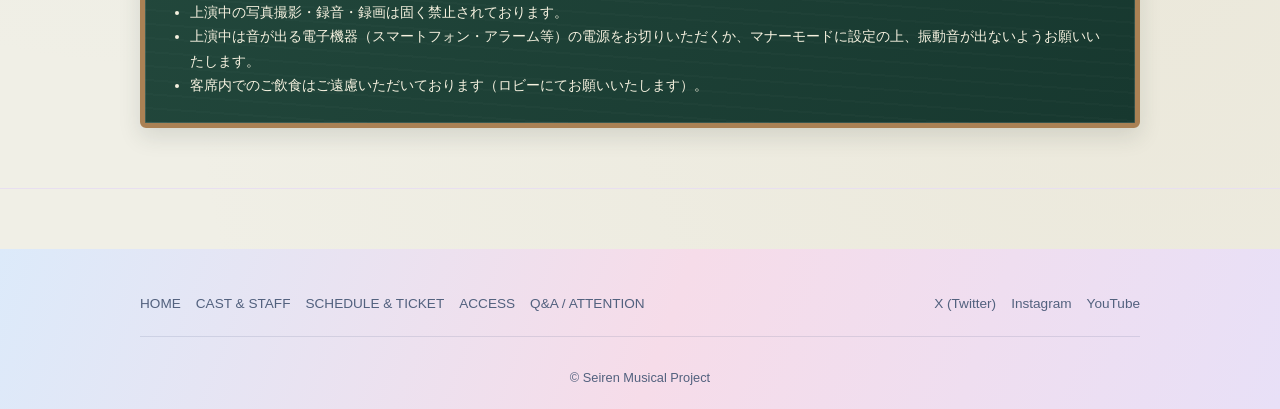
<file: stage/qa.html>
<!DOCTYPE html>
<html lang="ja">
<head>
  <meta charset="UTF-8">
  <meta name="viewport" content="width=device-width, initial-scale=1.0">
  <title>Q&A / ATTENTION | Seiren Musical Project</title>
  <link rel="stylesheet" href="style.css">
</head>
<body>

  <header class="header">
    <div class="header-container">
      <h1 class="site-title"><a href="main.html">Seiren Musical Project</a></h1>
      <nav class="global-nav">
        <ul class="nav-list">
          <li><a href="main.html">HOME</a></li>
          <li><a href="cast-staff.html">CAST & STAFF</a></li>
          <li><a href="schedule-ticket.html">SCHEDULE & TICKET</a></li>
          <li><a href="access.html">ACCESS</a></li>
          <li><a href="qa-attention.html" class="active">Q&A / ATTENTION</a></li>
          <li><a href="main.html#contact" class="btn-contact">CONTACT</a></li>
        </ul>
      </nav>
    </div>
  </header>

  <main>
    <div class="page-header">
      <div class="container">
        <h2><span class="en">Q&A / ATTENTION</span><span class="ja">よくある質問・観劇マナー</span></h2>
      </div>
    </div>

    <!-- FAQ -->
    <section class="section qa-section">
      <div class="container">
        <h3 class="subsection-title">FAQ（よくある質問）</h3>
        <dl class="qa-list">
          <dt><span class="q">Q</span>上演時間はどれくらいですか？</dt>
          <dd><span class="a">A</span>約2時間00分を予定しております（途中休憩〇分あり）。</dd>

          <dt><span class="q">Q</span>開演時間に遅れてしまった場合、途中入場はできますか？</dt>
          <dd><span class="a">A</span>開演後もご案内可能ですが、演出の都合上、客席へのご案内までお待ちいただく場合がございます。お時間に余裕を持ってお越しください。</dd>

          <dt><span class="q">Q</span>当日券はありますか？</dt>
          <dd><span class="a">A</span>事前予約で満席となった公演につきましては、当日券の発行を行わない可能性がございます。発券状況は公式X（旧Twitter）等をご確認ください。</dd>

          <dt><span class="q">Q</span>未就学児の観劇はできますか？</dt>
          <dd><span class="a">A</span>未就学児のご入場は原則ご遠慮いただいております。予めご了承ください。</dd>
          
          <dt><span class="q">Q</span>舞台観劇の感想はどこに遅ればよいですか?</dt>
          <dd><span class="a">A</span>下記サイトへのご回答をお願いいたします。また、公式SNSでも#せいれんをつけて感想をお聞かせください。</dd>

        </dl>
      </div>
    </section>

    <!-- 注意事項・マナー -->
    <section class="section attention-section">
      <div class="container">
        <h3 class="subsection-title">ATTENTION（観劇マナー・お願い）</h3>
        <div class="attention-box">
          <h4>お祝い花・プレゼントについて</h4>
          <p>出演者へのプレゼントやお手紙は、ロビー設置の「プレゼント受付」にてお預かりいたします。（生花や手作りの食品等はお受け取りできない場合がございます。）</p>

          <h4>面会について</h4>
          <p>終演後のキャストとの面会につきましては、安全確保および混雑防止のため、本公演では〇〇とさせていただきます。</p>

          <h4>車椅子でご来場のお客様へ</h4>
          <p>スムーズなご案内のため、チケットご予約後、ご来場日の〇日前までに「CONTACT」よりご連絡をお願いいたします。</p>

          <h4>劇場内での禁止事項</h4>
          <ul>
            <li>上演中の写真撮影・録音・録画は固く禁止されております。</li>
            <li>上演中は音が出る電子機器（スマートフォン・アラーム等）の電源をお切りいただくか、マナーモードに設定の上、振動音が出ないようお願いいたします。</li>
            <li>客席内でのご飲食はご遠慮いただいております（ロビーにてお願いいたします）。</li>
          </ul>
        </div>
      </div>
    </section>
  </main>

  <footer class="footer">
    <div class="container">
      <div class="footer-nav">
        <ul>
          <li><a href="main.html">HOME</a></li>
          <li><a href="cast-staff.html">CAST & STAFF</a></li>
          <li><a href="schedule-ticket.html">SCHEDULE & TICKET</a></li>
          <li><a href="access.html">ACCESS</a></li>
          <li><a href="qa-attention.html">Q&A / ATTENTION</a></li>
        </ul>
        <ul class="sns-list">
          <li><a href="https://twitter.com/seirenmusical" target="_blank" rel="noopener">X (Twitter)</a></li>
          <li><a href="https://www.instagram.com/seirenofficial/" target="_blank" rel="noopener">Instagram</a></li>
          <li><a href="https://www.youtube.com/" target="_blank" rel="noopener">YouTube</a></li>
        </ul>
      </div>
      <p class="copyright">&copy; Seiren Musical Project</p>
    </div>
  </footer>

</body>
</html>
</file>
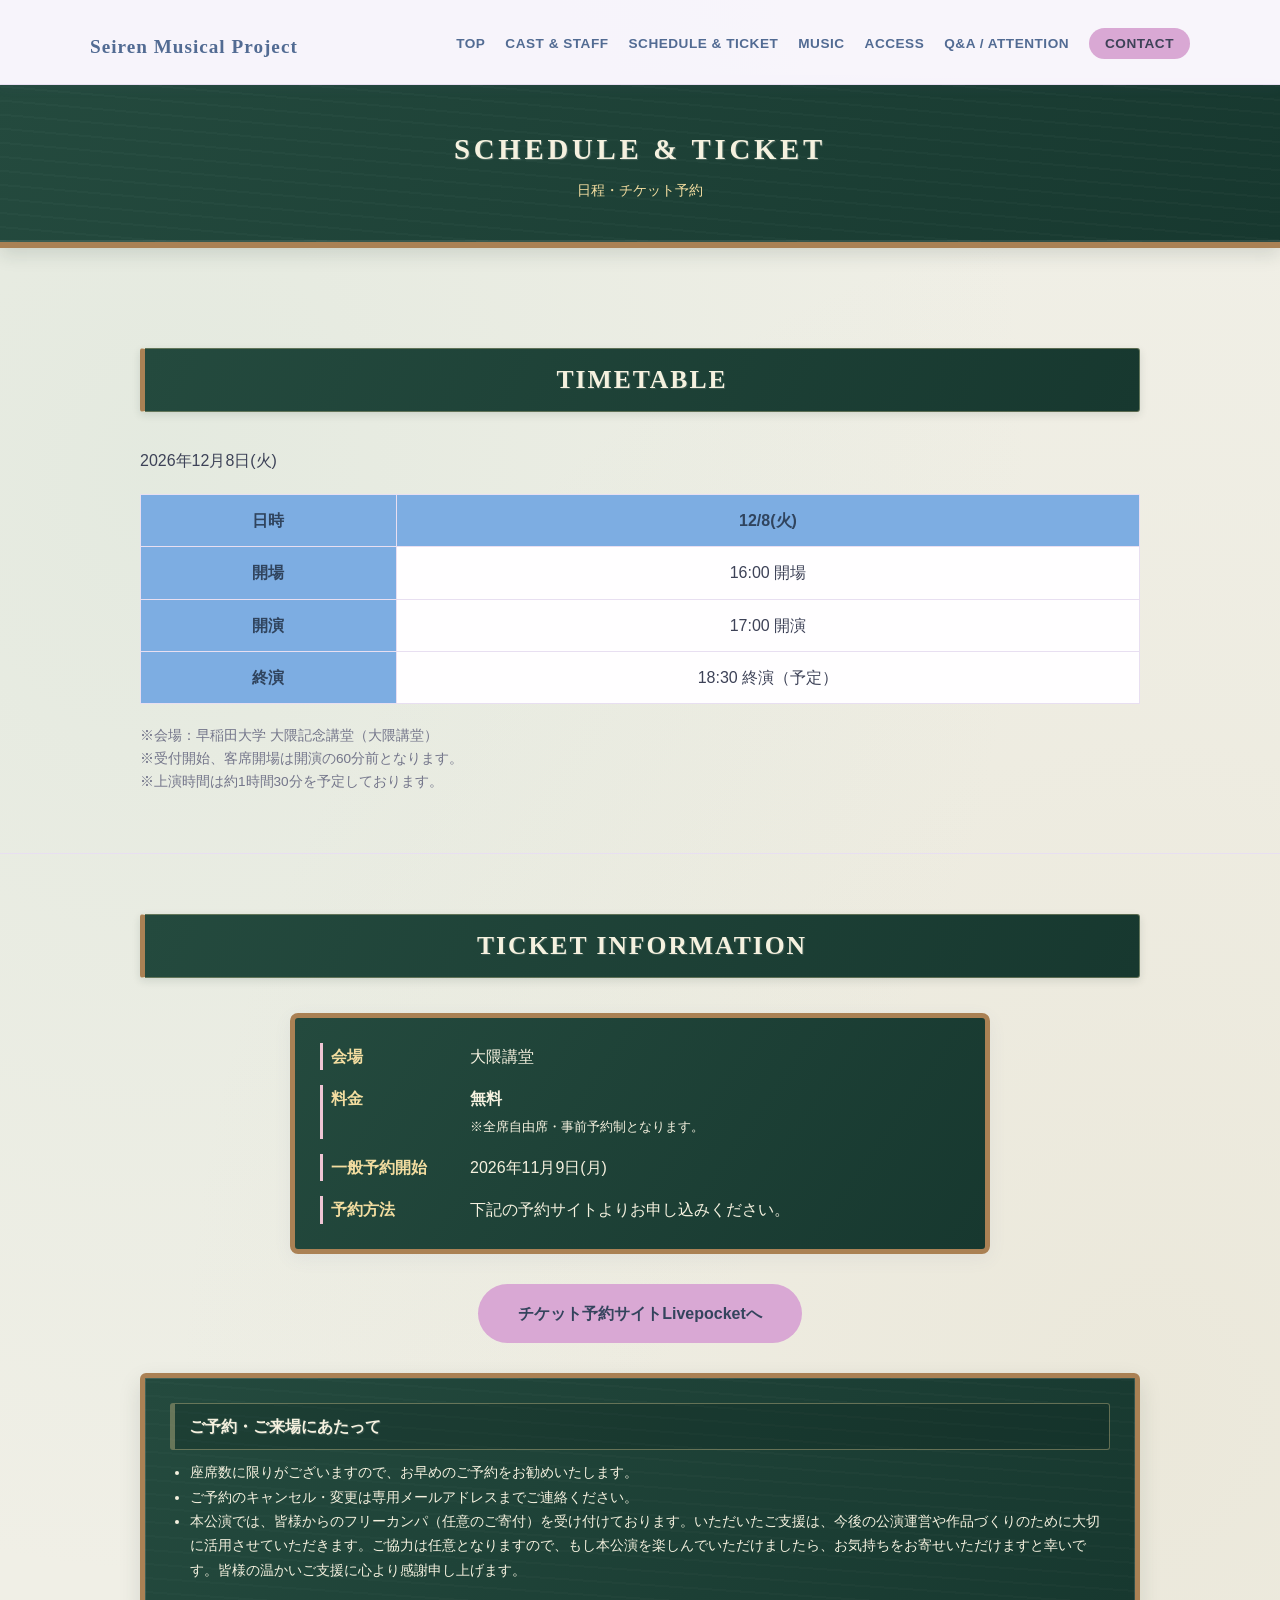
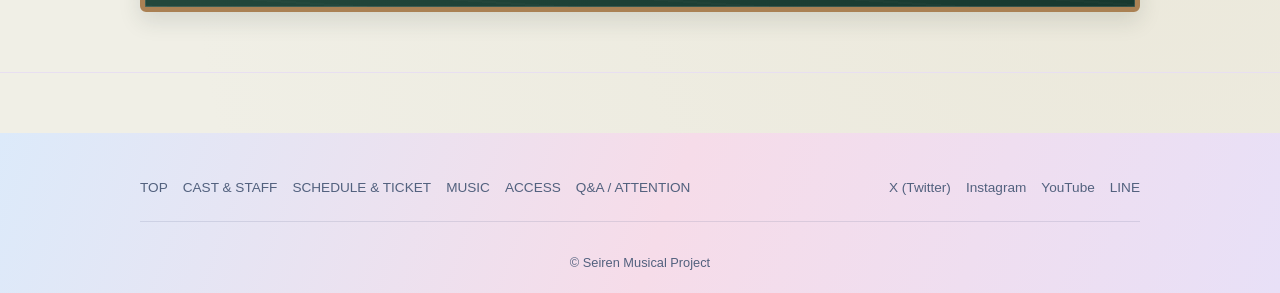
<file: stage/schedule-ticket.html>
<!DOCTYPE html>
<html lang="ja">
<head>
  
<!-- ======================================
     Favicon / Apple Touch Icon
     ====================================== -->
<link rel="icon"
      href="images/favicon.ico"
      sizes="any">

<link rel="icon"
      type="image/png"
      href="images/favicon-icon.png"
      sizes="512x512">

<link rel="apple-touch-icon"
      href="images/apple-touch-icon.png"
      sizes="180x180">


<!-- ======================================
     OGP
     ====================================== -->
<meta property="og:type" content="website">

<meta property="og:site_name"
      content="冬定期公演2026公式サイト">

<meta property="og:title"
      content="冬定期公演2026公式サイト">

<meta property="og:description"
      content="Seiren Musical Project 冬定期公演2026の公式サイト。公演情報、キャスト、楽曲、チケット情報などをご紹介します。">

<meta property="og:url"
      content="https://www.seiren-musical-project.com/stage/index.html">

<meta property="og:image"
      content="https://www.seiren-musical-project.com/stage/images/ogp.png">

<meta property="og:image:width" content="1200">
<meta property="og:image:height" content="630">
<meta property="og:image:type" content="image/png">

<meta property="og:locale" content="ja_JP">


<!-- ======================================
     X (Twitter) Card
     ====================================== -->
<meta name="twitter:card"
      content="summary_large_image">

<meta name="twitter:title"
      content="冬定期公演2026公式サイト">

<meta name="twitter:description"
      content="Seiren Musical Project 冬定期公演2026の公式サイト。公演情報、キャスト、楽曲、チケット情報などをご紹介します。">

<meta name="twitter:image"
      content="https://www.seiren-musical-project.com/stage/images/ogp.png">

  <meta charset="UTF-8">
  <meta name="viewport" content="width=device-width, initial-scale=1.0">
  <title>SCHEDULE & TICKET | Seiren Musical Project</title>
  <link rel="stylesheet" href="style.css">
</head>
<body>

  <!-- ヘッダー -->
  
<!-- ヘッダー / グローバルナビゲーション -->
<header class="header">
  <div class="header-container">

    <!-- PCでのみ表示するサイト名 -->
    <h1 class="site-title">
      <a href="index.html">Seiren Musical Project</a>
    </h1>

    <!-- スマホでのみ表示する☰ボタン -->
    <button class="menu-toggle"
            type="button"
            aria-label="メニューを開く"
            aria-controls="global-nav"
            aria-expanded="false">
      <span></span>
      <span></span>
      <span></span>
    </button>

    <!-- ナビゲーション -->
    <nav class="global-nav" id="global-nav">
      <ul class="nav-list">
        <li><a href="index.html">TOP</a></li>
        <li><a href="cast-staff.html">CAST & STAFF</a></li>
        <li><a href="schedule-ticket.html">SCHEDULE & TICKET</a></li>
        <li><a href="music.html">MUSIC</a></li>
        <li><a href="access.html">ACCESS</a></li>
        <li><a href="qa-attention.html">Q&A / ATTENTION</a></li>
        <li><a href="#contact" class="btn-contact">CONTACT</a></li>
      </ul>
    </nav>

  </div>
</header>

  <main>
    <div class="page-header">
      <div class="container">
        <h2><span class="en">SCHEDULE & TICKET</span><span class="ja">日程・チケット予約</span></h2>
      </div>
    </div>

    <!-- 公演日程 -->
    <section class="section schedule-section">
      <div class="container">
        <h3 class="subsection-title">TIMETABLE</h3>
        <p class="schedule-period">2026年12月8日(火)</p>
        
        <table class="timetable">
          <thead>
            <tr>
              <th>日時</th>
              <th>12/8(火)</th>
            </tr>
          </thead>
          <tbody>
            <tr>
              <th>開場</th>
              <td>16:00 開場</td>              
            </tr>
            <tr>
              <th>開演</th>
              <td>17:00 開演</td>
            </tr>
            <tr>
              <th>終演</th>
              <td>18:30 終演（予定）</td>
            </tr>
          </tbody>
        </table>

        <ul class="timetable-notes">
          <li>※会場：早稲田大学 大隈記念講堂（大隈講堂）</li>
          <li>※受付開始、客席開場は開演の60分前となります。</li>
          <li>※上演時間は約1時間30分を予定しております。</li>
        </ul>
      </div>
    </section>

    <!-- チケット予約案内 -->
    <section class="section ticket-section">
      <div class="container">
        <h3 class="subsection-title">TICKET INFORMATION</h3>
        <div class="ticket-info-card">
          <dl class="ticket-details">
            <dt>会場</dt>
            <dd>大隈講堂</dd>

            <dt>料金</dt>
            <dd><strong>無料</strong><br><small>※全席自由席・事前予約制となります。</small></dd>

            <dt>一般予約開始</dt>
            <dd>2026年11月9日(月)</dd>

            <dt>予約方法</dt>
            <dd>下記の予約サイトよりお申し込みください。</dd>
          </dl>

          <div class="btn-area">
            <a href="https://livepocket.jp/e/ncfzv" target="_blank" rel="noopener" class="link-btn primary large">チケット予約サイトLivepocketへ</a>
          </div>

          <div class="ticket-caution">
            <h4>ご予約・ご来場にあたって</h4>
            <ul>
              <li>座席数に限りがございますので、お早めのご予約をお勧めいたします。</li>
              <li>ご予約のキャンセル・変更は専用メールアドレスまでご連絡ください。</li>
              <li>本公演では、皆様からのフリーカンパ（任意のご寄付）を受け付けております。いただいたご支援は、今後の公演運営や作品づくりのために大切に活用させていただきます。ご協力は任意となりますので、もし本公演を楽しんでいただけましたら、お気持ちをお寄せいただけますと幸いです。皆様の温かいご支援に心より感謝申し上げます。</li>
            </ul>
          </div>
        </div>
      </div>
    </section>
  </main>

  <footer class="footer">
    <div class="container">
      <div class="footer-nav">
        <ul>
          <li><a href="index.html">TOP</a></li>
          <li><a href="cast-staff.html">CAST & STAFF</a></li>
          <li><a href="schedule-ticket.html">SCHEDULE & TICKET</a></li>
          <li><a href="music.html">MUSIC</a></li>
          <li><a href="access.html">ACCESS</a></li>
          <li><a href="qa-attention.html">Q&A / ATTENTION</a></li>
        </ul>
        <ul class="sns-list">
          <li><a href="https://twitter.com/seirenmusical" target="_blank" rel="noopener">X (Twitter)</a></li>
          <li><a href="https://www.instagram.com/seiren.musical" target="_blank" rel="noopener">Instagram</a></li>
          <li><a href="https://youtube.com/@seirenmusicalproject7014?si=CyNOGckoo8I_U8wo" target="_blank" rel="noopener">YouTube</a></li>
          <li><a href="https://line.me/R/ti/p/@824ewjbo" target="_blank" rel="noopener">LINE</a></li>
        </ul>
      </div>
      <p class="copyright">&copy; Seiren Musical Project</p>
    </div>
  </footer>
  <script src="js/main.js" defer></script>

</body>
</html>
</file>
<file: stage/style.css>
@charset "UTF-8";

/* ==========================================
   1. 基本設定 & 変数
   ========================================== */
:root {
  --primary-color: #7DADE2;
  --accent-color: #D9A8D4;
  --accent-hover: #B77FB5;
  --bg-color: #F8F5FC;
  --card-bg: #FFFEFF;
  --text-color: #3D4257;
  --text-muted: #73758A;
  --border-color: #E8DFF1;
  --font-family: "Helvetica Neue", Arial, "Hiragino Kaku Gothic ProN", "Hiragino Sans", MeiRyo, sans-serif;
  --max-width: 1000px;
}

* {
  box-sizing: border-box;
  margin: 0;
  padding: 0;
}

body {
  font-family: var(--font-family);
  background-color: var(--bg-color);
  color: var(--text-color);
  line-height: 1.7;
  -webkit-font-smoothing: antialiased;
}

img {
  max-width: 100%;
  height: auto;
  vertical-align: bottom;
}

a {
  color: var(--primary-color);
  text-decoration: none;
  transition: opacity 0.3s ease, color 0.3s ease;
}

a:hover {
  opacity: 0.8;
}

.container {
  width: 90%;
  max-width: var(--max-width);
  margin: 0 auto;
}

/* ==========================================
   2. ヘッダー & ナビゲーション
   ========================================== */
.header {
  background-color: var(--primary-color);
  color: #ffffff;
  position: sticky;
  top: 0;
  z-index: 1000;
  box-shadow: 0 2px 10px rgba(0, 0, 0, 0.15);
}

.header-container {
  width: 92%;
  max-width: 1100px;
  margin: 0 auto;
  display: flex;
  justify-content: space-between;
  align-items: center;
  padding: 15px 0;
}

.site-title a {
  color: #ffffff;
  font-size: 1.2rem;
  font-weight: 700;
  letter-spacing: 1px;
}

.nav-list {
  display: flex;
  list-style: none;
  align-items: center;
  gap: 20px;
}

/* style.css に追加・調整 */
.nav-list a {
  color: #d1d5db;
  font-size: 0.85rem;
  font-weight: 600;
  letter-spacing: 0.5px;
  padding: 5px 0;
  position: relative; /* 下線の位置基準にするため */
}

/* ホバー時、またはアクティブ（現在地）のときの色・下線 */
.nav-list a:hover,
.nav-list a.active {
  color: var(--accent-color);
}
/* 選択されているときに下線（斜線風、またはシンプルなライン）を引く場合の一例 */
.nav-list a.active::after {
  content: '';
  position: absolute;
  bottom: 0;
  left: 0;
  width: 100%;
  height: 2px;
  background-color: var(--accent-color);
}

.nav-list a.btn-contact {
  background-color: var(--accent-color);
  color: #ffffff !important;
  padding: 8px 16px;
  border-radius: 20px;
}

.nav-list a.btn-contact:hover {
  background-color: var(--accent-hover);
}

/* ==========================================
   3. メインビジュアル & ページヘッダー
   ========================================== */
.hero {
  background: linear-gradient(rgba(0, 0, 0, 0.4), rgba(26, 37, 48, 0.9)), 
              url('images/main-visual.jpg') center/cover no-repeat;
  min-height: 80vh; /* 画面の高さの80%以上確保 */
  display: flex;
  align-items: center;
  justify-content: center;
}

.hero h2, .section-title .en, .site-title {
  font-family: "Shippori Mincho", "Yu Mincho", "游明朝", serif;
}

.hero .catchphrase {
  font-size: 1.1rem;
  color: var(--accent-color);
  font-weight: 300;
}

.page-header {
  background-color: var(--primary-color);
  color: #ffffff;
  padding: 40px 0;
  text-align: center;
  margin-bottom: 40px;
}

.page-header h2 .en {
  display: block;
  font-size: 1.8rem;
  letter-spacing: 2px;
  color: var(--accent-color);
}

.page-header h2 .ja {
  display: block;
  font-size: 0.85rem;
  font-weight: 400;
  margin-top: 5px;
  opacity: 0.8;
}

/* ==========================================
   4. セクション共通要素
   ========================================== */
.section {
  padding: 60px 0;
  border-bottom: 1px solid var(--border-color);
}

.section-title,
.subsection-title {
  text-align: center;
  margin-bottom: 35px;
}

.section-title .en,
.subsection-title {
  display: block;
  font-size: 1.6rem;
  letter-spacing: 2px;
  color: var(--primary-color);
}

.section-title .ja {
  display: block;
  font-size: 0.85rem;
  color: var(--accent-color);
  font-weight: 600;
  margin-top: 4px;
}

/* ボタンデザイン */
.btn-area, .btn-area-group {
  text-align: center;
  margin-top: 30px;
  display: flex;
  justify-content: center;
  gap: 15px;
  flex-wrap: wrap;
}

.link-btn {
  display: inline-block;
  padding: 12px 30px;
  background-color: var(--primary-color);
  color: #ffffff;
  border-radius: 4px;
  font-weight: 600;
  font-size: 0.9rem;
}

.link-btn.primary {
  background-color: var(--accent-color);
}

.link-btn.primary:hover {
  background-color: var(--accent-hover);
}

.link-btn.large {
  padding: 16px 40px;
  font-size: 1rem;
}

/* ==========================================
   5. 各ページコンテンツスタイル
   ========================================== */

/* --- お知らせ (INFO) --- */
.info-list {
  list-style: none;
}

.info-list li {
  padding: 15px 0;
  border-bottom: 1px dashed var(--border-color);
}

.info-list .date {
  font-weight: bold;
  color: var(--accent-color);
  margin-right: 15px;
}

/* --- 定義リスト（概要・主要スタッフ） --- */
.creator-list, .outline-list, .ticket-details {
  display: grid;
  grid-template-columns: 140px 1fr;
  gap: 15px 10px;
  max-width: 700px;
  margin: 0 auto;
  background: var(--card-bg);
  padding: 25px;
  border-radius: 8px;
  box-shadow: 0 2px 8px rgba(0,0,0,0.04);
}

.creator-list dt, .outline-list dt, .ticket-details dt {
  font-weight: bold;
  color: var(--primary-color);
  border-left: 3px solid var(--accent-color);
  padding-left: 8px;
}

/* --- キャストグリッド (CAST) --- */
.cast-grid {
  display: grid;
  grid-template-columns: repeat(auto-fill, minmax(200px, 1fr));
  gap: 25px;
}

.cast-card {
  background-color: var(--card-bg);
  border-radius: 8px;
  overflow: hidden;
  box-shadow: 0 4px 12px rgba(0, 0, 0, 0.06);
  text-align: center;
  transition: transform 0.3s ease, box-shadow 0.3s ease;
  padding-bottom: 15px;
}
.cast-card:hover {
  transform: translateY(-5px);
  box-shadow: 0 8px 20px rgba(0, 0, 0, 0.15);
}
.cast-img {
  width: 100%;
  height: 240px;
  background-color: #e5e7eb;
  margin-bottom: 12px;
}

.cast-img img {
  width: 100%;
  height: 100%;
  object-fit: cover;
}

.role-name {
  font-size: 0.8rem;
  color: var(--accent-color);
  font-weight: bold;
}

.actor-name {
  font-size: 1rem;
  font-weight: bold;
  margin-top: 2px;
}

/* --- スタッフ一覧 (STAFF) --- */
/* 役職名 */
.staff-section .staff-list dt {
  font-weight: 700;
  color: inherit;
}

/* 担当者名 */
.staff-section .staff-list dd {
  font-weight: 400;
}

.staff-group {
  margin-bottom: 35px;
}

.staff-group h4 {
  font-size: 1.1rem;
  color: var(--primary-color);
  border-bottom: 2px solid var(--accent-color);
  padding-bottom: 5px;
  margin-bottom: 15px;
}

.staff-list {
  display: grid;
  grid-template-columns: 180px 1fr;
  gap: 10px;
}

/* --- タイムテーブル (SCHEDULE) --- */
.timetable {
  width: 100%;
  border-collapse: collapse;
  margin: 20px 0;
  background-color: var(--card-bg);
  text-align: center;
}

.timetable th, .timetable td {
  border: 1px solid var(--border-color);
  padding: 12px;
}

.timetable th {
  background-color: var(--primary-color);
  color: #ffffff;
}

.timetable-notes {
  list-style: none;
  font-size: 0.85rem;
  color: var(--text-muted);
  margin-top: 10px;
}

/* --- チケット注意事項 (TICKET) --- */
.ticket-caution, .attention-box {
  background-color: #f3f4f6;
  padding: 25px;
  border-radius: 8px;
  margin-top: 30px;
}

.ticket-caution h4, .attention-box h4 {
  margin-bottom: 10px;
  color: var(--primary-color);
}

.ticket-caution ul, .attention-box ul {
  padding-left: 20px;
  font-size: 0.9rem;
}

/* --- Q&A --- */
.qa-list {
  max-width: 800px;
  margin: 0 auto;
}

.qa-list dt {
  font-weight: bold;
  font-size: 1.05rem;
  margin-top: 20px;
  color: var(--primary-color);
}

.qa-list dt .q {
  color: var(--accent-color);
  font-size: 1.2rem;
  margin-right: 8px;
}

.qa-list dd {
  margin-top: 5px;
  padding-left: 24px;
  color: var(--text-color);
}

.qa-list dd .a {
  color: #e53e3e;
  font-weight: bold;
  margin-right: 8px;
}

/* ==========================================
   6. フッター
   ========================================== */
.footer {
  background-color: var(--primary-color);
  color: #ffffff;
  padding: 40px 0 20px;
  margin-top: 60px;
}

.footer-nav {
  display: flex;
  justify-content: space-between;
  align-items: center;
  flex-wrap: wrap;
  gap: 20px;
  margin-bottom: 30px;
  border-bottom: 1px solid rgba(255,255,255,0.1);
  padding-bottom: 20px;
}

.footer-nav ul {
  display: flex;
  list-style: none;
  gap: 15px;
  flex-wrap: wrap;
}

.footer-nav a {
  color: #9ca3af;
  font-size: 0.85rem;
}

.footer-nav a:hover {
  color: #ffffff;
}

.copyright {
  text-align: center;
  font-size: 0.8rem;
  color: #6b7280;
}

/* ==========================================
   7. レスポンシブ対応 (モバイル・タブレット)
   ========================================== */
@media (max-width: 768px) {
  .header-container {
    flex-direction: column;
    gap: 12px;
  }

  .nav-list {
    flex-wrap: wrap;
    justify-content: center;
    gap: 10px 15px;
  }

  .creator-list, .outline-list, .ticket-details, .staff-list {
    grid-template-columns: 1fr;
    gap: 5px;
  }

  .creator-list dt, .outline-list dt, .ticket-details dt {
    margin-top: 10px;
  }

  .cast-grid {
    grid-template-columns: repeat(auto-fill, minmax(140px, 1fr));
    gap: 15px;
  }

  .cast-img {
    height: 170px;
  }

  .footer-nav {
    flex-direction: column;
    text-align: center;
  }
}
/* スマホ版：ヘッダーをなくして☰だけ表示 */
@media (max-width: 768px) {

  .header {
    position: fixed;
    top: 10px;
    right: 12px;
    left: auto;
    width: auto;
    background: transparent;
    border: none;
    box-shadow: none;
    z-index: 1000;
  }

  .header-container {
    width: auto;
    padding: 0;
    margin: 0;
    display: flex;
    flex-direction: column;
    align-items: flex-end;
  }

  .site-title {
    display: none;
  }

  .menu-toggle {
    display: flex;
    margin: 0;
    background: rgba(255, 255, 255, 0.9);
    border: 1px solid rgba(100, 120, 140, 0.2);
    border-radius: 8px;
    box-shadow: 0 2px 8px rgba(0, 0, 0, 0.1);
  }

  .global-nav {
    display: none;
    width: min(280px, calc(100vw - 24px));
    margin-top: 8px;
    padding: 12px;
    background: #244a3e;
    border-radius: 10px;
    box-shadow: 0 8px 24px rgba(0, 0, 0, 0.2);
  }

  .global-nav.is-open {
    display: block;
  }

  .global-nav .nav-list a {
    color: #f5f1df;
  }
}

/* MUSIC: each card paints the canvas */
body.music-page {background:#fcfbfa;overflow-x:clip}
.music-page .music-bg{display:none!important}
.music-page main{position:relative;isolation:isolate;z-index:1;background:transparent}
.music-page .header{z-index:1000}
.music-page .footer{position:relative;z-index:2}
.music-page .music-page-header{background:transparent;color:#48434c;padding:54px 0 38px;margin-bottom:10px}
.music-page .music-page-header h2 .en{color:#48434c}
.music-page .music-page-header h2 .ja{color:#756e79;opacity:1}
.music-page .music-lead{margin-top:14px;color:#706b75;text-align:center;line-height:1.9}
.music-page .music-section{position:relative;padding:45px 0 100px;border:0;isolation:isolate}
.music-page .music-section>.container{position:relative;z-index:1}
.music-page .music-section .subsection-title{font-size:1.8rem;color:#56505d;letter-spacing:.14em;margin-bottom:42px}
.music-page .music-list-container{display:grid;grid-template-columns:repeat(2,minmax(0,1fr));gap:38px 52px;max-width:1000px;margin:auto}
/* Paint layer is inside section, but outside grid so paint can escape card edges */
.music-page .paint-canvas{position:absolute;inset:0;z-index:0;overflow:hidden;pointer-events:none}
.music-page .paint-spot{position:absolute;width:var(--size);height:var(--size);left:var(--x);top:var(--y);transform:translate(-50%,-50%) scale(.035);transform-origin:center;opacity:0;border-radius:47% 53% 62% 38% / 42% 56% 44% 58%;background:radial-gradient(ellipse at 42% 46%,rgba(var(--rgb),.38) 0%,rgba(var(--rgb),.28) 33%,rgba(var(--rgb),.14) 57%,rgba(var(--rgb),0) 76%);filter:blur(19px);transition:transform 2300ms cubic-bezier(.18,.7,.18,1),opacity 1600ms ease;will-change:transform,opacity}
.music-page .paint-spot.bloom{transform:translate(-50%,-50%) scale(1) rotate(var(--rotation));opacity:1}
.music-page .music-card{--rgb:220,220,225;position:relative;z-index:1;min-width:0;padding:26px 29px;border-radius:22px;border:1px solid rgba(var(--rgb),.45);background:linear-gradient(135deg,rgba(var(--rgb),.19),rgba(255,255,255,.81) 65%),rgba(255,255,255,.78);box-shadow:0 10px 26px rgba(75,65,83,.065);opacity:1;transform:none;overflow:visible;transition:box-shadow .3s ease,transform .3s ease,background .7s ease}
.music-page .music-card:hover{transform:translateY(-3px);box-shadow:0 14px 30px rgba(75,65,83,.12)}
.music-page .music-card::before{content:"";position:absolute;inset:0;z-index:-1;border-radius:inherit;background:radial-gradient(circle at 15% 18%,rgba(var(--rgb),.42),transparent 72%);opacity:0;transform:scale(.3);transition:opacity 1.3s ease,transform 1.8s ease;pointer-events:none}
.music-page .music-card.painted::before{opacity:1;transform:scale(1)}
.music-page .music-card-header{display:flex;align-items:center;gap:14px;padding-bottom:16px;margin-bottom:18px;border-bottom:1px solid rgba(110,100,115,.16)}
.music-page .track-title{font-size:1.22rem;color:#49434c;background:rgba(255,255,255,.77);border:1px solid rgba(var(--rgb),.55);border-radius:999px;padding:7px 17px;line-height:1.3}
.music-page .track-label{font-size:.72rem;letter-spacing:.1em;color:#746d77;font-weight:600}
/* 役職と人名の間隔 */
.music-page .track-credits {
  grid-template-columns: 95px minmax(0, 1fr);
  gap: 12px 14px;
  align-items: start;
}
/* 役職：太字 */
.music-page .track-credits dt {
  font-size: 0.88rem;
  font-weight: 700;
  color: #49434c;
  letter-spacing: 0.02em;
}

/* 人名：通常の太さ */
.music-page .track-credits dd {
  font-size: 0.97rem;
  font-weight: 400;
  color: #39343d;
  line-height: 1.75;
  overflow-wrap: anywhere;
}
/* スマートフォン */
@media (max-width: 768px) {
  .music-page .track-credits {
    grid-template-columns: 80px minmax(0, 1fr);
    gap: 10px 12px;
  }

  .music-page .track-credits dt {
    font-size: 0.84rem;
  }

  .music-page .track-credits dd {
    font-size: 0.92rem;
  }
}
.music-page .music-card:nth-child(1){--rgb:218,220,226}
.music-page .music-card:nth-child(2){--rgb:221,221,232}
.music-page .music-card:nth-child(3){--rgb:231,218,225}
.music-page .music-card:nth-child(4){--rgb:251,164,190}
.music-page .music-card:nth-child(5){--rgb:255,210,115}
.music-page .music-card:nth-child(6){--rgb:139,208,247}
.music-page .music-card:nth-child(7){--rgb:141,219,183}
.music-page .music-card:nth-child(8){--rgb:185,157,241}
.music-page .music-card:nth-child(9){--rgb:255,153,192}
.music-page .music-card:nth-child(10){--rgb:250,143,170}
.music-page .music-card:nth-child(11){--rgb:250,200,106}
.music-page .music-card:nth-child(12){--rgb:118,214,211}
.music-page .music-card:nth-child(13){--rgb:172,144,241}
.music-page .paint-particle{position:absolute;z-index:0;left:var(--x);top:var(--y);width:var(--d);height:var(--d);border-radius:50%;background:rgba(var(--rgb),.75);box-shadow:0 0 15px rgba(var(--rgb),.45);pointer-events:none;animation:paint-spark 1600ms ease-out forwards}
@keyframes paint-spark{0%{opacity:0;transform:translate(0,0) scale(.2)}25%{opacity:.85}100%{opacity:0;transform:translate(var(--dx),var(--dy)) scale(.6)}}
@media(max-width:768px){.music-page .music-list-container{grid-template-columns:1fr;gap:26px}.music-page .music-card{padding:22px}.music-page .music-section{padding:28px 0 65px}.music-page .track-credits{grid-template-columns:85px minmax(0,1fr)}}
@media(prefers-reduced-motion:reduce){.music-page .paint-spot,.music-page .music-card::before{transition:none!important}.music-page .paint-particle{display:none}}


/* ==========================================
   TOP: vertical poster + soft pastel margins
   No curtains, feathers, or decorative particles.
   ========================================== */
.hero.hero-poster-section {
  position: relative;
  display: flex;
  align-items: center;
  justify-content: center;
  min-height: 100svh;
  padding: 28px 24px;
  overflow: hidden;
  background:
    radial-gradient(ellipse 62% 60% at 0% 100%, rgba(249, 207, 225, .62), transparent 90%),
    radial-gradient(ellipse 65% 65% at 100% 100%, rgba(190, 216, 250, .72), transparent 90%),
    linear-gradient(180deg, #fdfbfd 0%, #f6f2fb 48%, #eeeafa 100%);
}
.hero.hero-poster-section .hero-poster-frame {
  position: relative;
  z-index: 1;
  width: min(100%, 560px);
  display: flex;
  justify-content: center;
}
.hero.hero-poster-section .hero-poster {
  display: block;
  width: auto;
  max-width: 100%;
  height: auto;
  max-height: min(88svh, 950px);
  object-fit: contain;
  filter: drop-shadow(0 8px 20px rgba(90,90,130,.10));
  animation: topPosterFadeIn 1.4s ease-out both;
}
@keyframes topPosterFadeIn {
  from { opacity: 0; transform: translateY(10px); }
  to { opacity: 1; transform: translateY(0); }
}
@media (max-width: 768px) {
  .hero.hero-poster-section {
    min-height: 0;
    padding: 16px 12px;
  }
  .hero.hero-poster-section .hero-poster-frame { width: 100%; }
  .hero.hero-poster-section .hero-poster {
    width: 100%;
    max-height: none;
  }
}
@media (prefers-reduced-motion: reduce) {
  .hero.hero-poster-section .hero-poster { animation: none; }
}

/* ===================================================
   水彩画カラーの追加調整（②のレイアウトを変更しない）
   =================================================== */
body:not(.music-page) {
  background:
    radial-gradient(ellipse at 9% 72%, rgba(245,196,218,.28), transparent 57%),
    radial-gradient(ellipse at 93% 42%, rgba(169,216,242,.32), transparent 57%),
    radial-gradient(ellipse at 50% 12%, rgba(184,169,229,.16), transparent 65%),
    var(--bg-color);
}
.header {
  background:rgba(248,245,252,.95);
  color:var(--text-color);
  border-bottom:1px solid var(--border-color);
  box-shadow:0 2px 12px rgba(93,105,147,.09);
}
.site-title a,.nav-list a { color:#526b93; }
.nav-list a:hover,.nav-list a.active { color:#a36a9f; }
.nav-list a.btn-contact { color:#3D4257!important; }
.page-header {
  background:linear-gradient(110deg,#dceafa,#f7e3ee 55%,#e8e0f7);
  color:#3D4257;
}
.page-header h2 .en { color:#5d76a4; }
.section-title .en,.subsection-title { color:#5d76a4; }
.section-title .ja { color:#a36a9f; }
/* 紙の質感だけ追加。width / display / grid / padding は変更しない */
body:not(.music-page) :is(.info-section,.synopsis-section,.creators-section,.outline-section,.contact-section) > .container {
  background:
    repeating-linear-gradient(to bottom,transparent 0 37px,rgba(166,185,221,.10) 38px 39px),
    rgba(255,255,255,.80);
  border:1px solid rgba(232,223,241,.85);
  border-radius:12px;
  box-shadow:0 10px 28px rgba(87,94,139,.08);
}
/* コンテンツの余白は元のセクション構造を保ったまま、内側だけ確保 */
body:not(.music-page) :is(.info-section,.synopsis-section,.creators-section,.outline-section,.contact-section) > .container {
  padding:clamp(22px,4vw,42px);
}
.creator-list,.outline-list,.ticket-details,.cast-card {
  border:1px solid rgba(216,204,235,.65);
  box-shadow:0 5px 18px rgba(90,102,150,.07);
}
.link-btn { color:#34445d; border-radius:999px; }
.timetable th { color:#30445e; }
.ticket-caution,.attention-box { background:rgba(255,251,255,.85);border:1px solid var(--border-color); }
.footer {
  background:linear-gradient(110deg,#dceafa,#f6dce9 52%,#e8e0f7);
  color:#4e5b77;
}
.footer-nav { border-bottom-color:rgba(90,98,140,.16); }
.footer-nav a,.copyright { color:#52617e; }
.footer-nav a:hover { color:#a36a9f; }
@media(max-width:768px) {
  body:not(.music-page) :is(.info-section,.synopsis-section,.creators-section,.outline-section,.contact-section) > .container { padding:22px 18px; }
}

/* ================================================
   SCHOOL CHALKBOARD THEME — layout-preserving addon
   Add AFTER the existing style.css rules.
   MUSIC and the hero poster remain unchanged.
   ================================================ */
:root {
  --chalk-green: #244a3e;
  --chalk-deep: #17382f;
  --chalk-white: #f5f1df;
  --chalk-yellow: #f3dda0;
  --chalk-pink: #efc5d4;
  --chalk-blue: #b9d9e6;
}

/* Soft classroom wall between individual boards */
body:not(.music-page) {
  background:
    radial-gradient(ellipse at 12% 25%, rgba(185,215,200,.22), transparent 55%),
    radial-gradient(ellipse at 90% 75%, rgba(214,202,169,.19), transparent 60%),
    #f0efe6;
}

/* Limit the chalkboard treatment to the home-page content sections. */
body:not(.music-page) :is(.info-section,.synopsis-section,.creators-section,.outline-section,.contact-section) > .container {
  color: var(--chalk-white);
  background:
    repeating-linear-gradient(4deg, rgba(255,255,255,.018) 0 2px, transparent 2px 13px),
    radial-gradient(ellipse at 20% 18%, rgba(255,255,255,.065), transparent 60%),
    linear-gradient(125deg, var(--chalk-green), var(--chalk-deep));
  border: 8px solid #aa8154;
  border-radius: 8px;
  box-shadow:
    inset 0 0 0 2px rgba(246,223,172,.24),
    inset 0 0 35px rgba(0,0,0,.15),
    0 14px 28px rgba(36,53,45,.17);
  /* Keep the existing container width, layout and padding. */
}

body:not(.music-page) :is(.info-section,.synopsis-section,.creators-section,.outline-section,.contact-section) .section-title .en {
  color: var(--chalk-white);
  font-family: "Yu Mincho", "Hiragino Mincho ProN", "Shippori Mincho", serif;
  letter-spacing: .15em;
  text-shadow: 1px 1px 1px rgba(255,255,255,.16), -1px 0 rgba(255,255,255,.08);
}
body:not(.music-page) :is(.info-section,.synopsis-section,.creators-section,.outline-section,.contact-section) .section-title .ja {
  color: var(--chalk-yellow);
}
body:not(.music-page) :is(.info-section,.synopsis-section,.creators-section,.outline-section,.contact-section) .section-title::after {
  content:"";
  display:block;
  width:76px;
  height:2px;
  margin:13px auto 0;
  background:linear-gradient(90deg,transparent,var(--chalk-white),transparent);
  opacity:.7;
}

/* Chalk-colored text; keep existing list and grid structures. */
body:not(.music-page) :is(.info-section,.synopsis-section,.creators-section,.outline-section,.contact-section) :is(p,li,dd) {
  color:var(--chalk-white);
}
body:not(.music-page) .info-section .info-list li {
  border-bottom-color:rgba(244,241,221,.26);
}
body:not(.music-page) .info-section .info-list .date {
  color:var(--chalk-pink);
}
body:not(.music-page) .synopsis-section .synopsis-text {
  color:var(--chalk-white);
  text-shadow:0 1px 1px rgba(0,0,0,.10);
}

/* Existing 2-column dl layouts are preserved. */
body:not(.music-page) :is(.creators-section,.outline-section) :is(.creator-list,.outline-list) {
  color:var(--chalk-white);
  background:rgba(7,30,23,.18);
  border:1px solid rgba(248,241,214,.24);
  box-shadow:none;
}
body:not(.music-page) :is(.creators-section,.outline-section) :is(.creator-list,.outline-list) dt {
  color:var(--chalk-yellow);
  border-left-color:var(--chalk-pink);
}
body:not(.music-page) :is(.creators-section,.outline-section) :is(.creator-list,.outline-list) dd {
  color:var(--chalk-white);
}

/* Classroom notice buttons — visual changes only. */
body:not(.music-page) :is(.info-section,.synopsis-section,.creators-section,.outline-section,.contact-section) .link-btn {
  background:#e9e2c9;
  color:#23483b;
  border:1px solid rgba(255,255,255,.7);
  box-shadow:0 3px 0 rgba(9,32,25,.3);
}
body:not(.music-page) :is(.info-section,.synopsis-section,.creators-section,.outline-section,.contact-section) .link-btn:hover {
  background:#f4d8df;
  color:#23483b;
}

/* On small screens reduce the frame, but leave original responsive grids alone. */
@media(max-width:768px) {
  body:not(.music-page) :is(.info-section,.synopsis-section,.creators-section,.outline-section,.contact-section) > .container {
    border-width:5px;
  }
}
/* Smartphone compact layout: append after chalkboard theme. */
@media (max-width: 768px) {
  body:not(.music-page) { font-size: 14.5px; line-height: 1.58; }
  body:not(.music-page) .section { padding: 28px 0; }
  body:not(.music-page) .section-title,
  body:not(.music-page) .subsection-title { margin-bottom: 18px; }
  body:not(.music-page) .section-title .en { font-size: 1.35rem; letter-spacing: .08em; }
  body:not(.music-page) .section-title .ja { font-size: .8rem; margin-top: 2px; }
  body:not(.music-page) :is(.info-section,.synopsis-section,.creators-section,.outline-section,.contact-section) > .container {
    padding: 17px 16px;
  }
  body:not(.music-page) :is(.info-section,.synopsis-section,.creators-section,.outline-section,.contact-section) .section-title::after {
    margin-top: 8px; width: 54px;
  }
  body:not(.music-page) .info-list li { padding: 9px 0; }
  body:not(.music-page) .info-list .date { margin-right: 8px; }
  body:not(.music-page) :is(.creator-list,.outline-list,.ticket-details) {
    padding: 14px 13px; gap: 4px;
  }
  body:not(.music-page) :is(.creator-list,.outline-list,.ticket-details) dt { margin-top: 7px; }
  body:not(.music-page) .btn-area,
  body:not(.music-page) .btn-area-group { margin-top: 18px; gap: 9px; }
  body:not(.music-page) .link-btn { padding: 10px 19px; font-size: .88rem; }
  body:not(.music-page) .footer { padding: 24px 0 14px; margin-top: 28px; }
  body:not(.music-page) .footer-nav { margin-bottom: 15px; padding-bottom: 13px; }
  /* Keep hero poster and MUSIC scroll-paint effects unchanged. */
}
@media (max-width: 380px) {
  body:not(.music-page) { font-size: 14px; }
  body:not(.music-page) :is(.info-section,.synopsis-section,.creators-section,.outline-section,.contact-section) > .container { padding: 15px 12px; }
}

/* =========================================================
   Chalkboard extension: TICKET / STAFF / FAQ
   Append at the very end of the working style.css.
   Keeps existing grid, flex, widths and document structure.
   ========================================================= */
:root {
  --chalk-green:#244a3e;
  --chalk-deep:#17382f;
  --chalk-white:#f5f1df;
  --chalk-yellow:#f3dda0;
  --chalk-pink:#efc5d4;
  --chalk-wood:#aa8154;
}

/* Ticket information and other inner-page headings: chalkboard title */
body:not(.music-page) .page-header {
  background:repeating-linear-gradient(5deg,rgba(255,255,255,.018) 0 2px,transparent 2px 14px),linear-gradient(120deg,var(--chalk-green),var(--chalk-deep));
  color:var(--chalk-white);
  border-bottom:6px solid var(--chalk-wood);
  box-shadow:inset 0 -2px rgba(255,255,255,.1),0 7px 17px rgba(25,49,38,.13);
}
body:not(.music-page) .page-header h2 .en {
  color:var(--chalk-white);
  font-family:"Yu Mincho","Hiragino Mincho ProN","Shippori Mincho",serif;
  letter-spacing:.13em;
  text-shadow:1px 1px 1px rgba(255,255,255,.2);
}
body:not(.music-page) .page-header h2 .ja {color:var(--chalk-yellow);opacity:1;}

/* All secondary headings: same chalk lettering on a small green label */
body:not(.music-page) .subsection-title,
body:not(.music-page) .staff-group h4,
body:not(.music-page) .ticket-caution h4,
body:not(.music-page) .attention-box h4 {
  color:var(--chalk-white);
  background:linear-gradient(115deg,var(--chalk-green),var(--chalk-deep));
  font-family:"Yu Mincho","Hiragino Mincho ProN","Shippori Mincho",serif;
  text-shadow:1px 1px 1px rgba(255,255,255,.15);
  border:1px solid rgba(243,221,160,.3);
  border-left:5px solid var(--chalk-wood);
  border-radius:3px;
  padding:9px 14px;
  box-shadow:0 3px 9px rgba(25,49,38,.12);
}
/* Avoid a second line from the original STAFF heading style */
body:not(.music-page) .staff-group h4 {border-bottom:1px solid rgba(243,221,160,.3);}

/* Reservation / attendance notices and FAQ: green board panels */
body:not(.music-page) :is(.ticket-caution,.attention-box,.qa-list) {
  background:repeating-linear-gradient(4deg,rgba(255,255,255,.016) 0 2px,transparent 2px 14px),linear-gradient(125deg,var(--chalk-green),var(--chalk-deep));
  color:var(--chalk-white);
  border:5px solid var(--chalk-wood);
  border-radius:6px;
  box-shadow:inset 0 0 0 1px rgba(255,255,255,.13),0 9px 22px rgba(36,53,45,.13);
}
body:not(.music-page) .qa-list {padding:25px;}
body:not(.music-page) :is(.ticket-caution,.attention-box,.qa-list) :is(p,li,dd) {color:var(--chalk-white);}
body:not(.music-page) .qa-list dt {color:var(--chalk-yellow);}
body:not(.music-page) .qa-list dt .q {color:var(--chalk-pink);}
body:not(.music-page) .qa-list dd .a {color:#c2e4f0;}
body:not(.music-page) :is(.ticket-caution,.attention-box) h4 {
  background:rgba(10,30,25,.22);
  box-shadow:none;
  border-color:rgba(243,221,160,.35);
}

/* STAFF content: retain existing staff-list grid; only adjust ink colors */
body:not(.music-page) .staff-group .staff-list {
  color:var(--text-color);
}
/* Ticket details: keep the existing 140px + 1fr definition list */
body:not(.music-page) .ticket-details {
  background:linear-gradient(125deg,var(--chalk-green),var(--chalk-deep));
  color:var(--chalk-white);
  border:5px solid var(--chalk-wood);
}
body:not(.music-page) .ticket-details dt {color:var(--chalk-yellow);border-left-color:var(--chalk-pink);}
body:not(.music-page) .ticket-details dd {color:var(--chalk-white);}

@media(max-width:768px) {
  body:not(.music-page) .page-header {padding:25px 0;margin-bottom:20px;border-bottom-width:4px;}
  body:not(.music-page) .page-header h2 .en {font-size:1.45rem;}
  body:not(.music-page) :is(.subsection-title,.staff-group h4,.ticket-caution h4,.attention-box h4) {padding:7px 11px;}
  body:not(.music-page) :is(.ticket-caution,.attention-box,.qa-list) {border-width:4px;padding:15px 14px;}
  body:not(.music-page) .qa-list dt {margin-top:13px;}
  body:not(.music-page) .ticket-details {border-width:4px;}
}
/* ハンバーガーメニュー：PCでは非表示 */
.menu-toggle {
  display: none;
}

/* スマホではヘッダーの帯をなくし、☰だけ表示 */
@media (max-width: 768px) {
  .header {
    position: fixed;
    top: 10px;
    right: 12px;
    left: auto;
    width: auto;
    background: transparent;
    border: none;
    box-shadow: none;
    z-index: 1000;
  }

  .header-container {
    width: auto;
    margin: 0;
    padding: 0;
    display: flex;
    flex-direction: column;
    align-items: flex-end;
    gap: 0;
  }

  .site-title {
    display: none;
  }

  .menu-toggle {
    display: flex;
    flex-direction: column;
    justify-content: center;
    gap: 5px;
    width: 44px;
    height: 44px;
    padding: 10px;
    margin: 0;
    background: rgba(255,255,255,.94);
    border: 1px solid #d6d9e5;
    border-radius: 8px;
    cursor: pointer;
  }

  .menu-toggle span {
    display: block;
    width: 100%;
    height: 2px;
    background: #244a3e;
    border-radius: 2px;
  }

  .global-nav {
    display: none;
    width: min(280px, calc(100vw - 24px));
    margin-top: 8px;
    padding: 12px;
    background: #244a3e;
    border-radius: 10px;
    box-shadow: 0 8px 24px rgba(0,0,0,.2);
  }

  .global-nav.is-open {
    display: block;
  }

  .global-nav .nav-list {
    display: flex;
    flex-direction: column;
    align-items: stretch;
    gap: 0;
  }

  .global-nav .nav-list a {
    display: block;
    padding: 10px 12px;
    color: #f5f1df;
  }
}
@media (max-width: 768px) {
  .global-nav .nav-list {
    flex-wrap: nowrap;
  }

  .global-nav .nav-list li {
    width: 100%;
  }
}

/* OTHER CAST：期別キャスト一覧 */

.other-cast {
  margin-top: 55px;
}

.other-cast-title {
  text-align: center;
  font-family: "Yu Mincho", serif;
  font-size: 1.7rem;
  color: #244a3e;
  margin-bottom: 35px;
  letter-spacing: .12em;
}

.other-cast-title span {
  display: block;
  font-family: var(--font-family);
  font-size: .85rem;
  font-weight: 400;
  letter-spacing: normal;
  margin-top: 5px;
}

.cast-generation {
  margin-bottom: 30px;
  background: #fffdf7;
  border: 2px solid #aa8154;
  border-radius: 6px;
  overflow: hidden;
}

.generation-title {
  background: linear-gradient(110deg, #244a3e, #17382f);
  color: #f5f1df;
  padding: 12px 20px;
  font-size: 1.2rem;
  text-align: center;
  letter-spacing: .1em;
}

/* 期別キャスト一覧：PCでは横10列 */
.generation-names {
  display: grid;
  grid-template-columns: repeat(10, minmax(0, 1fr));
  gap: 15px 6px;
  list-style: none;
  padding: 25px 12px;
}

.generation-names li {
  text-align: center;
  font-size: 0.85rem;
  color: #3d4257;
  overflow-wrap: anywhere;
  line-height: 1.5;
}

/* スマホでは横5列 */
@media (max-width: 768px) {
  .generation-names {
    grid-template-columns: repeat(5, minmax(0, 1fr));
    gap: 12px 4px;
    padding: 18px 8px;
  }

  .generation-names li {
    font-size: 0.7rem;
    line-height: 1.4;
  }
}

/* ==========================================
   CAST：縦長ポートレート写真
   ========================================== */

.cast-img {
  width: 100%;
  height: auto;
  aspect-ratio: 2 / 3;
  overflow: hidden;
  background-color: #e5e7eb;
  margin-bottom: 12px;
}

.cast-img img {
  display: block;
  width: 100%;
  height: 100%;
  object-fit: cover;
  object-position: center top;
}

/* キャストカードの幅 */
.cast-grid {
  grid-template-columns: repeat(
    auto-fill,
    minmax(200px, 1fr)
  );
  gap: 25px;
}

/* スマホでも縦長写真を維持 */
@media (max-width: 768px) {
  .character-photo {
  width: min(100%, 250px);
  }
  .cast-grid {
    grid-template-columns: repeat(2, minmax(0, 1fr));
    gap: 12px;
  }

  .cast-img {
    height: auto;
    aspect-ratio: 2 / 3;
  }

  .cast-card {
    padding-bottom: 12px;
  }
}
/* ==========================================
   CHARACTER PROFILE：黒板 × 写真 × 楕円吹き出し
   ========================================== */
.character-board {
  background:
    repeating-linear-gradient(4deg, rgba(255,255,255,.018) 0 2px, transparent 2px 13px),
    linear-gradient(125deg, #244a3e, #17382f);
  border: 9px solid #aa8154;
  border-radius: 8px;
  padding: 45px 35px;
  box-shadow: 0 14px 30px rgba(36,53,45,.18);
}

.character-profile {
  display: grid;
  grid-template-columns: minmax(0, 280px) minmax(0, 1fr);
  align-items: center;
  gap: 35px;
  margin-bottom: 65px;
}
.character-profile:last-child { margin-bottom: 0; }

/* 黒板にテープで貼った縦長写真 */
.character-photo {
  position: relative;
  width: 100%;
  min-width: 0;
  background: #fffdf7;
  padding: 10px 10px 18px;
  box-shadow: 5px 8px 16px rgba(0,0,0,.3);
  transform: rotate(-2deg);
}
.character-profile:nth-child(even) .character-photo { transform: rotate(2deg); }
.character-photo img {
  display: block;
  width: 100%;
  height: auto;
  aspect-ratio: 2 / 3;
  object-fit: cover;
  object-position: center top;
}
.photo-tape {
  position: absolute;
  top: -13px;
  left: 50%;
  transform: translateX(-50%) rotate(-5deg);
  width: 85px;
  height: 26px;
  background: rgba(244,224,173,.78);
  box-shadow: 0 1px 3px rgba(0,0,0,.12);
  z-index: 2;
}
.character-photo-caption { text-align: center; padding-top: 12px; }
.character-photo-caption h4 { color: #244a3e; font-size: 1.2rem; }
.character-photo-caption p { color: #66716a; font-size: .85rem; margin-top: 3px; }

/* 写真から伸びる楕円形の吹き出し */
.character-note {
  position: relative;
  isolation: isolate;
  min-width: 0;
  width: 100%;
  min-height: 260px;
  padding: 55px 55px;
  display: flex;
  flex-direction: column;
  justify-content: center;
  align-items: center;
  background: #fff2bd;
  color: #514735;
  border-radius: 50%;
  transform: rotate(-2deg);
  box-shadow: 6px 9px 18px rgba(0,0,0,.22);
  text-align: center;
}
.character-note::before {
  content: "";
  position: absolute;
  left: -30px;
  top: 43%;
  width: 75px;
  height: 55px;
  background: #fff2bd;
  clip-path: polygon(0 55%, 100% 0, 100% 100%);
  transform: rotate(-8deg);
  z-index: -1;
}
.character-note h4 {
  font-size: 1.15rem;
  color: #66523b;
  margin-bottom: 12px;
  padding: 0;
  border: none;
}
.character-note p {
  font-size: .95rem;
  line-height: 1.8;
  color: #514735;
  max-width: 360px;
  overflow-wrap: anywhere;
}
.note-pin { display: none; }

@media (max-width: 768px) {
  .character-board { padding: 30px 16px; border-width: 5px; }
  .character-profile {
    grid-template-columns: minmax(0, 1fr);
    justify-items: center;
    gap: 32px;
    margin-bottom: 55px;
  }
  .character-photo { width: min(100%, 250px); }
  .character-note {
    width: 100%;
    min-height: 230px;
    padding: 45px 28px;
    border-radius: 50%;
    transform: none;
  }
  .character-note::before {
    left: 50%;
    top: -25px;
    width: 45px;
    height: 50px;
    transform: translateX(-50%);
    clip-path: polygon(50% 0, 0 100%, 100% 100%);
  }
  .character-note h4 { font-size: 1rem; }
  .character-note p { font-size: .82rem; line-height: 1.65; }
}


/* ==============================================
   CAST: group portraits + overlapping Post-it notes
   ============================================== */
.cast-section .character-board {
  display: grid;
  gap: 32px 22px;
  align-items: start;
  padding: 36px 28px;
}
.cast-section .duo-board { grid-template-columns: repeat(2, minmax(0,1fr)); }
.cast-section .fairies-board { grid-template-columns: repeat(6,minmax(0,1fr)); }
.cast-section .fairies-board > .character-profile { grid-column: span 2; }
.cast-section .fairies-board > .character-profile:nth-child(-n+2) { grid-column: span 3; }
.cast-section .character-profile {
  display: flex;
  flex-direction: column;
  align-items: center;
  gap: 0;
  min-width: 0;
  margin: 0;
}
.cast-section .character-photo {
  width: min(100%, 260px);
  flex: none;
  transform: rotate(-1.5deg);
}
.cast-section .character-profile:nth-child(even) .character-photo { transform: rotate(1.5deg); }
.cast-section .character-note {
  position: relative;
  z-index: 2;
  isolation: auto;
  display: block;
  width: min(100%, 330px);
  min-height: 0;
  margin: -20px auto 0;
  padding: 22px 20px 25px;
  border-radius: 3px 14px 5px 8px;
  background: #fff1ae;
  color: #514735;
  text-align: left;
  transform: rotate(1.5deg);
  box-shadow: 3px 7px 14px rgba(0,0,0,.23);
}
.cast-section .character-note::before { content: none; }
.cast-section .character-profile:nth-child(5n+2) .character-note { background: #f9d9e5; transform: rotate(-1deg); }
.cast-section .character-profile:nth-child(5n+3) .character-note { background: #dcefcf; }
.cast-section .character-profile:nth-child(5n+4) .character-note { background: #d9eafb; transform: rotate(-1.5deg); }
.cast-section .character-profile:nth-child(5n+5) .character-note { background: #ffe0c5; }
.cast-section .character-note h4,
.cast-section .character-note p,
.cast-section .character-photo-caption h4,
.cast-section .fairies-intro { font-family: 'Yomogi','Hiragino Maru Gothic ProN','Yu Gothic',sans-serif; }
.cast-section .character-note h4 { font-size: 1.1rem; margin: 0 0 10px; text-align: center; }
.cast-section .character-note p { font-size: .87rem; line-height: 1.7; overflow-wrap: anywhere; }
.cast-section .fairies-board-heading {
  max-width: 850px;
  margin: 44px auto 24px;
  padding: 28px 26px;
  text-align: center;
  background: linear-gradient(125deg,#244a3e,#17382f);
  border: 8px solid #aa8154;
  border-radius: 7px;
  box-shadow: 0 9px 23px rgba(0,0,0,.14);
}
.cast-section .fairies-intro h3 { color:#f5f1df; font-size:clamp(1.25rem,2.5vw,1.85rem); margin-bottom:8px; }
.cast-section .fairies-subtitle { color:#f3dda0; margin-bottom:12px; letter-spacing:.12em; }
.cast-section .fairies-description { color:#f5f1df; line-height:1.9; }
@media (max-width: 768px) {
  .cast-section .character-board { padding: 26px 15px; gap: 26px 12px; }
  .cast-section .duo-board { grid-template-columns: repeat(2,minmax(0,1fr)); }
  .cast-section .fairies-board { grid-template-columns: repeat(2,minmax(0,1fr)); }
  .cast-section .fairies-board > .character-profile,
  .cast-section .fairies-board > .character-profile:nth-child(-n+2) { grid-column: auto; }
  .cast-section .fairies-board > .character-profile:last-child:nth-child(odd) { grid-column: 1 / -1; width: min(100%,280px); justify-self: center; }
  .cast-section .character-photo { width:100%; }
  .cast-section .character-note { width:100%; padding: 15px 11px 18px; margin-top:-10px; }
  .cast-section .character-note h4 { font-size: .98rem; }
  .cast-section .character-note p { font-size: .77rem; line-height:1.6; }
  .cast-section .fairies-board-heading { margin: 32px auto 18px; padding:22px 16px; border-width:5px; }
}
@media (max-width: 480px) {
  .cast-section .duo-board, .cast-section .fairies-board { grid-template-columns:1fr; }
  .cast-section .fairies-board > .character-profile:last-child:nth-child(odd) { grid-column:auto; }
  .cast-section .character-profile { width: min(100%,350px); justify-self:center; }
  .cast-section .character-photo { width:min(100%,250px); }
  .cast-section .character-note { width:min(100%,310px); padding:20px 18px; }
  .cast-section .character-note p { font-size:.88rem; }
}

/* CAST: character-specific Post-it colors (override generic nth-child colors) */
.cast-section .duo-board > .character-profile:nth-child(1) .character-note { background: #E5D4F5; color: #49375B; }
.cast-section .duo-board > .character-profile:nth-child(2) .character-note { background: #C5D0F1; color: #293B68; }
.cast-section .fairies-board > .character-profile:nth-child(1) .character-note { background: #FFF0A6; color: #423D39; }
.cast-section .fairies-board > .character-profile:nth-child(2) .character-note { background: #FFD5AC; color: #423D39; }
.cast-section .fairies-board > .character-profile:nth-child(3) .character-note { background: #CDECCB; color: #423D39; }
.cast-section .fairies-board > .character-profile:nth-child(4) .character-note { background: #F9CFE0; color: #423D39; }
.cast-section .fairies-board > .character-profile:nth-child(5) .character-note { background: #CBE5FA; color: #423D39; }
.cast-section .duo-board > .character-profile:nth-child(1) .character-note :is(h4,p) { color: #49375B; }
.cast-section .duo-board > .character-profile:nth-child(2) .character-note :is(h4,p) { color: #293B68; }
.cast-section .fairies-board .character-note :is(h4,p) { color: #423D39; }


/* ==========================================
   MUSIC：ページ上部を黒板風に統一
   ========================================== */

body.music-page .page-header.music-page-header {
  background:
    repeating-linear-gradient(
      5deg,
      rgba(255,255,255,.018) 0 2px,
      transparent 2px 14px
    ),
    linear-gradient(
      120deg,
      #244a3e,
      #17382f
    );

  color: #f5f1df;

  padding: 54px 0 48px;
  margin-bottom: 40px;

  border-bottom: 8px solid #aa8154;

  box-shadow:
    inset 0 -2px rgba(255,255,255,.1),
    0 7px 17px rgba(25,49,38,.13);

  text-align: center;
}

/* MUSIC：英語タイトル */
body.music-page .music-page-header h2 .en {
  display: block;

  color: #f5f1df;

  font-family:
    "Yu Mincho",
    "Hiragino Mincho ProN",
    "Shippori Mincho",
    serif;

  font-size: clamp(2rem, 4vw, 2.8rem);
  font-weight: 700;
  letter-spacing: .13em;

  text-shadow: 1px 1px 1px rgba(255,255,255,.2);
}

/* MUSIC：日本語タイトル */
body.music-page .music-page-header h2 .ja {
  display: block;

  color: #f3dda0;

  font-size: 1rem;
  font-weight: 400;
  letter-spacing: .12em;

  margin-top: 12px;
  opacity: 1;
}

/* MUSIC：タイトル下の説明文がある場合 */
body.music-page .music-page-header .music-lead {
  color: #f5f1df;
  margin-top: 18px;
  line-height: 1.8;
}

/* スマートフォン */
@media (max-width: 768px) {
  body.music-page .page-header.music-page-header {
    padding: 32px 0 30px;
    margin-bottom: 24px;
    border-bottom-width: 5px;
  }

  body.music-page .music-page-header h2 .en {
    font-size: 1.65rem;
  }

  body.music-page .music-page-header h2 .ja {
    font-size: .85rem;
    margin-top: 8px;
  }
}

/* ==========================================
   TOP：方眼メモ用紙
   ========================================== */

.memo-section {
  padding: 30px 0 50px;
  border: none;
}

.grid-memo {
  position: relative;
  width: min(100%, 760px);
  margin: 0 auto;
  padding: 52px 55px 48px;

  /* 方眼用紙 */
  background-color: #fffef7;
  background-image:
    linear-gradient(
      rgba(137, 180, 211, .20) 1px,
      transparent 1px
    ),
    linear-gradient(
      90deg,
      rgba(137, 180, 211, .20) 1px,
      transparent 1px
    );

  background-size: 24px 24px;

  border: 1px solid #e5dfd0;
  border-radius: 3px;

  box-shadow:
    5px 9px 0 rgba(180, 170, 150, .10),
    8px 15px 25px rgba(50, 60, 50, .16);

  transform: rotate(-1deg);
}

/* 上部のマスキングテープ */
.memo-tape {
  position: absolute;
  top: -15px;
  left: 50%;
  transform: translateX(-50%) rotate(2deg);

  width: 110px;
  height: 30px;

  background: rgba(229, 206, 156, .76);
  box-shadow: 0 2px 5px rgba(0,0,0,.10);
}

/* 小さな英語ラベル */
.memo-label {
  font-size: .75rem;
  font-weight: 600;
  letter-spacing: .2em;
  text-align: center;
  color: #8c7e99;
  margin-bottom: 18px;
}

/* メモの見出し */
.memo-title {
  font-family:
    "Yomogi",
    "Hiragino Maru Gothic ProN",
    sans-serif;

  font-size: clamp(1.3rem, 2.5vw, 1.8rem);
  font-weight: 600;
  text-align: center;
  color: #4f4a60;

  margin-bottom: 25px;
}

/* メモ本文 */
.memo-content {
  font-family:
    "Yomogi",
    "Hiragino Maru Gothic ProN",
    sans-serif;

  font-size: 1.05rem;
  line-height: 2.1;
  letter-spacing: .04em;
  color: #494b5c;
}

.memo-content p {
  color: inherit;
  margin-bottom: 14px;
}

.memo-content p:last-child {
  margin-bottom: 0;
}

/* スマホ対応 */
@media (max-width: 768px) {
  .memo-section {
    padding: 20px 0 35px;
  }

  .grid-memo {
    padding: 42px 22px 32px;
    transform: rotate(-.5deg);
    background-size: 20px 20px;
  }

  .memo-title {
    font-size: 1.3rem;
    margin-bottom: 18px;
  }

  .memo-content {
    font-size: .93rem;
    line-height: 1.95;
  }

  .memo-tape {
    width: 85px;
    height: 25px;
    top: -12px;
  }
}

/* ==========================================
   MUSIC：公式note インタビュー案内
   ========================================== */

.music-page .note-interview-section {
  padding: 0 0 100px;
  border: none;
}

.music-page .note-interview-card {
  position: relative;
  max-width: 760px;
  margin: 0 auto;
  padding: 48px 40px;

  text-align: center;

  background:
    linear-gradient(
      135deg,
      rgba(235, 218, 246, .65),
      rgba(255, 255, 255, .92) 55%,
      rgba(217, 234, 250, .65)
    );

  border: 1px solid #e5d9ef;
  border-radius: 22px;

  box-shadow: 0 10px 30px rgba(80, 65, 100, .09);
}

.music-page .note-interview-label {
  font-size: .75rem;
  font-weight: 700;
  letter-spacing: .18em;
  color: #9276a6;
  margin-bottom: 12px;
}

.music-page .note-interview-title {
  font-size: clamp(1.35rem, 2.5vw, 1.8rem);
  font-weight: 700;
  color: #51465f;
  margin-bottom: 12px;
}

.music-page .note-interview-date {
  display: inline-block;
  font-size: .85rem;
  font-weight: 600;
  color: #826a96;

  background: rgba(255,255,255,.75);
  border-radius: 999px;
  padding: 5px 16px;

  margin-bottom: 22px;
}

.music-page .note-interview-description {
  font-size: .95rem;
  line-height: 2;
  color: #625c6c;
  margin-bottom: 28px;
}

/* 公式noteリンクボタン */
.music-page .note-interview-button {
  display: inline-block;
  padding: 14px 34px;

  background: #e5d6f2;
  color: #514065;

  border: 1px solid #d6bfe9;
  border-radius: 999px;

  font-size: .95rem;
  font-weight: 700;
  letter-spacing: .04em;

  box-shadow: 0 4px 12px rgba(110, 80, 140, .12);

  transition:
    background .3s ease,
    transform .3s ease,
    box-shadow .3s ease;
}

.music-page .note-interview-button:hover {
  background: #d6bfe9;
  color: #423052;

  transform: translateY(-3px);
  box-shadow: 0 7px 16px rgba(110,80,140,.18);
}

/* スマートフォン */
@media (max-width: 768px) {
  .music-page .note-interview-section {
    padding: 0 0 55px;
  }

  .music-page .note-interview-card {
    padding: 35px 20px;
    border-radius: 16px;
  }

  .music-page .note-interview-description {
    font-size: .88rem;
  }

  .music-page .note-interview-button {
    padding: 13px 26px;
    font-size: .9rem;
  }
}
</file>
